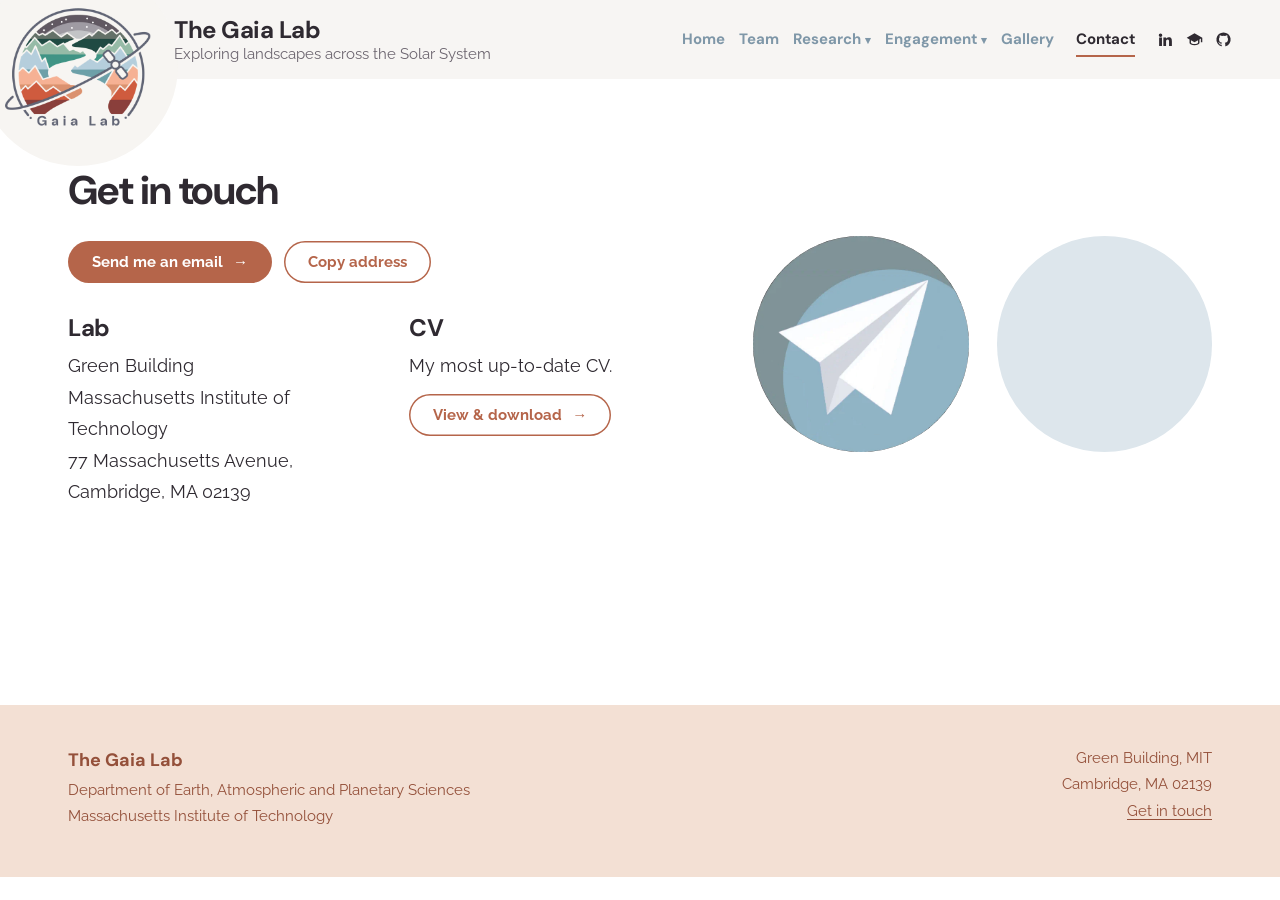
<file: contact-cv/index.html>
<!doctype html>
<html lang="en">
<head>
<meta charset="utf-8">
<meta name="viewport" content="width=device-width, initial-scale=1, viewport-fit=cover">
<title>Contact/CV | The Gaia Lab</title>
<meta name="description" content="How to reach Gaia Stucky de Quay and the Gaia Lab.">
<link rel="preconnect" href="https://fonts.googleapis.com">
<link rel="preconnect" href="https://fonts.gstatic.com" crossorigin>
<link rel="stylesheet" href="https://fonts.googleapis.com/css2?family=DM+Sans:ital,opsz,wght@0,9..40,400;0,9..40,500;0,9..40,700;1,9..40,500&family=Raleway:ital,wght@0,400;0,700;1,400&display=swap">
<link rel="stylesheet" href="../assets/style.css?v=ef2475db">
<script data-goatcounter="https://thegaialab.goatcounter.com/count" async src="//gc.zgo.at/count.js"></script>
</head>
<body>
<a class="skip" href="#main">Skip to content</a>
<header class="site-head"><div class="head-in">
<a class="mark" href="../"><span class="mark-badge"><img class="mark-logo" src="../assets/logo.webp" alt="" width="900" height="856"></span><span class="mark-txt"><b>The Gaia Lab</b><span>Exploring landscapes across the Solar System</span></span></a>
<button class="menu-btn" id="menu-btn" type="button" aria-expanded="false" aria-controls="head-right" aria-label="Menu"><i></i><i></i><i></i></button>
<div class="head-right" id="head-right"><nav class="nav" aria-label="Main"><a href="../">Home</a><a href="../team/">Team</a><div class="drop"><a href="../themes/" class="drop-top">Research <span aria-hidden="true">▾</span></a><div class="drop-menu"><a href="../themes/">Themes</a><a href="../publications/">Publications</a><a href="../resources/">Data &amp; code</a></div></div><div class="drop"><a href="../outreach/" class="drop-top">Engagement <span aria-hidden="true">▾</span></a><div class="drop-menu"><a href="../outreach/#teaching">Teaching</a><a href="../outreach/#talks">Outreach</a><a href="../outreach/#media">In the media</a></div></div><a href="../fieldwork/">Gallery</a><a href="../contact-cv/" class="nav-contact" aria-current="page">Contact</a></nav><div class="icons"><a href="https://www.linkedin.com/company/136993897/" aria-label="LinkedIn"><svg viewBox="0 0 24 24"><path fill="currentColor" d="M4.98 3.5a2.5 2.5 0 1 1 0 5 2.5 2.5 0 0 1 0-5zM3 9h4v12H3zM9 9h3.8v1.7h.05c.53-1 1.84-2.05 3.8-2.05C20.6 8.65 21 11.2 21 14.5V21h-4v-5.8c0-1.4-.03-3.2-1.95-3.2-1.95 0-2.25 1.5-2.25 3.1V21H9z"/></svg></a><a href="https://scholar.google.com/citations?user=uJNld2AAAAAJ&amp;hl=en" aria-label="Google Scholar"><svg viewBox="0 0 24 24"><path fill="currentColor" d="M12 3 1 9.5l4 2.36V17c0 1.66 3.13 3 7 3s7-1.34 7-3v-5.14l2-1.18V16h2V9.5zm5 13.9c-.4.56-2.2 1.6-5 1.6s-4.6-1.04-5-1.6v-3.86l5 2.95 5-2.95z"/></svg></a><a href="https://github.com/gaiastucky" aria-label="GitHub"><svg viewBox="0 0 24 24"><path fill="currentColor" d="M12 2a10 10 0 0 0-3.16 19.49c.5.09.68-.22.68-.48v-1.7c-2.78.6-3.37-1.34-3.37-1.34-.45-1.15-1.11-1.46-1.11-1.46-.91-.62.07-.6.07-.6 1 .07 1.53 1.03 1.53 1.03.9 1.52 2.34 1.08 2.91.83.09-.65.35-1.08.63-1.33-2.22-.25-4.55-1.11-4.55-4.94 0-1.09.39-1.98 1.03-2.68-.1-.25-.45-1.27.1-2.65 0 0 .84-.27 2.75 1.02a9.6 9.6 0 0 1 5 0c1.91-1.29 2.75-1.02 2.75-1.02.55 1.38.2 2.4.1 2.65.64.7 1.03 1.59 1.03 2.68 0 3.84-2.34 4.69-4.57 4.93.36.31.68.92.68 1.85v2.74c0 .27.18.58.69.48A10 10 0 0 0 12 2z"/></svg></a></div></div>
</div></header>
<main id="main">
<section class="section contact"><div class="grid contact-grid">
<div class="c-1-7" data-reveal><h1 class="h2">Get in touch</h1>
<div class="actions"><a class="btn" href="#" data-m="dWRlLnRpbUBzYWlhZw==">Send me an email <span class="arr" aria-hidden="true">→</span></a><button class="btn line" type="button" id="copy-email" data-m="dWRlLnRpbUBzYWlhZw==">Copy address</button></div>
<div class="contact-row"><div><h3 class="sub">Lab</h3><p class="addr">Green Building<br>Massachusetts Institute of Technology<br>77 Massachusetts Avenue, Cambridge, MA 02139</p></div>
<div><h3 class="sub">CV</h3><p>My most up-to-date CV.</p><a class="btn line" href="../assets/cv.pdf">View &amp; download <span class="arr" aria-hidden="true">→</span></a></div></div></div>
<div class="c-8-13 contact-art" data-reveal="1"><div class="pic cutout"><img src="../assets/paper-plane.webp" alt="Animated paper airplane"></div><div class="map"><iframe src="https://www.openstreetmap.org/export/embed.html?bbox=-71.0935%2C42.3586%2C-71.0852%2C42.3622&amp;layer=mapnik&amp;marker=42.360401%2C-71.089331" title="Map of the MIT Green Building" loading="lazy"></iframe></div></div>
</div></section>
</main>
<footer class="site-foot"><div class="foot-in">
<div><b>The Gaia Lab</b><br>Department of Earth, Atmospheric and Planetary Sciences<br>Massachusetts Institute of Technology</div>
<div>Green Building, MIT<br>Cambridge, MA 02139<br><a href="../contact-cv/">Get in touch</a></div>
</div></footer>
<script src="../assets/site.js?v=28f55b27" defer></script>
</body>
</html>
</file>
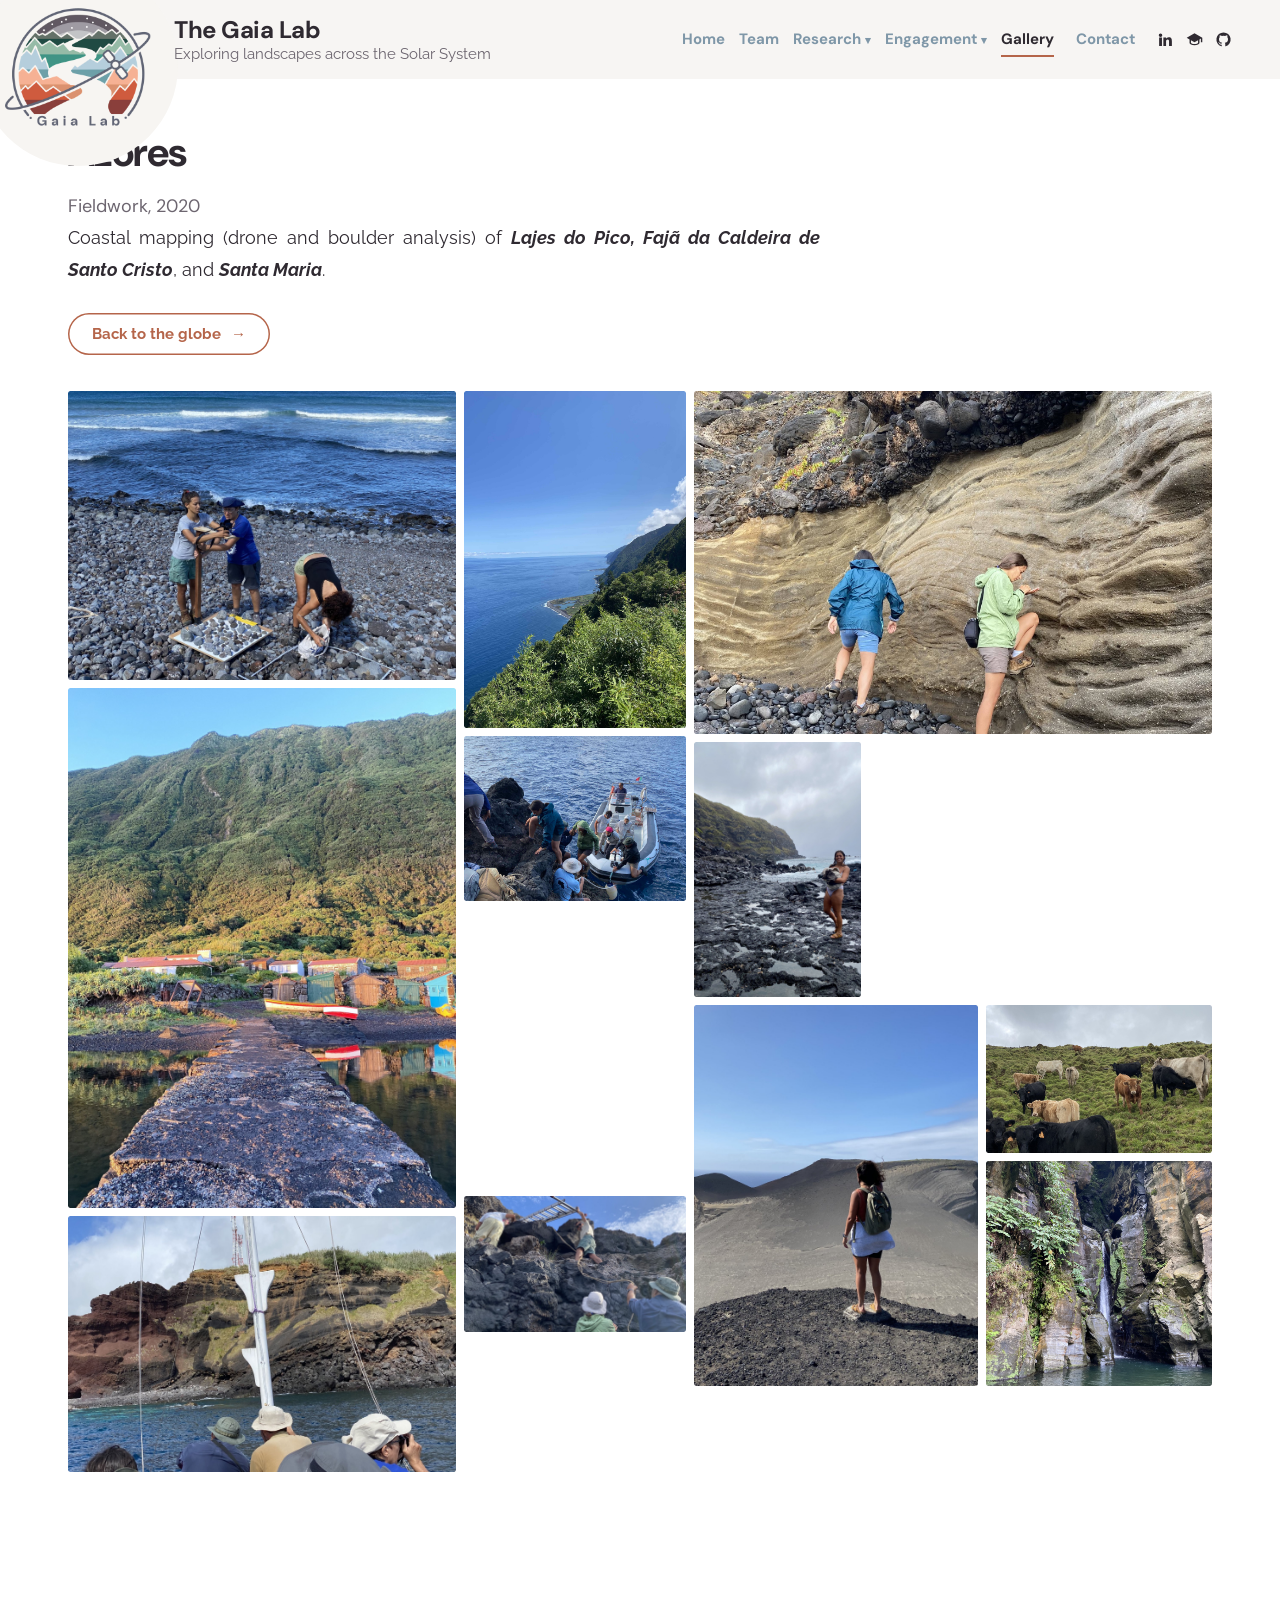
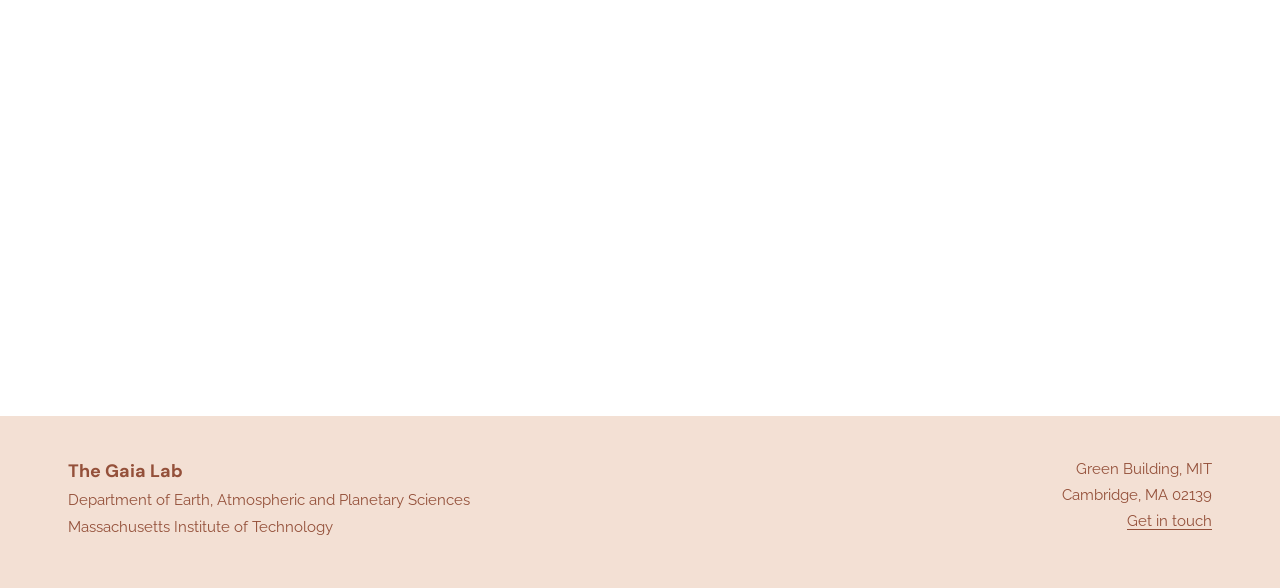
<file: fieldwork-azores/index.html>
<!doctype html>
<html lang="en">
<head>
<meta charset="utf-8">
<meta name="viewport" content="width=device-width, initial-scale=1, viewport-fit=cover">
<title>Azores | The Gaia Lab</title>
<meta name="description" content="Photos from our 2020 fieldwork in Azores.">
<link rel="preconnect" href="https://fonts.googleapis.com">
<link rel="preconnect" href="https://fonts.gstatic.com" crossorigin>
<link rel="stylesheet" href="https://fonts.googleapis.com/css2?family=DM+Sans:ital,opsz,wght@0,9..40,400;0,9..40,500;0,9..40,700;1,9..40,500&family=Raleway:ital,wght@0,400;0,700;1,400&display=swap">
<link rel="stylesheet" href="../assets/style.css?v=ef2475db">
<script data-goatcounter="https://thegaialab.goatcounter.com/count" async src="//gc.zgo.at/count.js"></script>
</head>
<body>
<a class="skip" href="#main">Skip to content</a>
<header class="site-head"><div class="head-in">
<a class="mark" href="../"><span class="mark-badge"><img class="mark-logo" src="../assets/logo.webp" alt="" width="900" height="856"></span><span class="mark-txt"><b>The Gaia Lab</b><span>Exploring landscapes across the Solar System</span></span></a>
<button class="menu-btn" id="menu-btn" type="button" aria-expanded="false" aria-controls="head-right" aria-label="Menu"><i></i><i></i><i></i></button>
<div class="head-right" id="head-right"><nav class="nav" aria-label="Main"><a href="../">Home</a><a href="../team/">Team</a><div class="drop"><a href="../themes/" class="drop-top">Research <span aria-hidden="true">▾</span></a><div class="drop-menu"><a href="../themes/">Themes</a><a href="../publications/">Publications</a><a href="../resources/">Data &amp; code</a></div></div><div class="drop"><a href="../outreach/" class="drop-top">Engagement <span aria-hidden="true">▾</span></a><div class="drop-menu"><a href="../outreach/#teaching">Teaching</a><a href="../outreach/#talks">Outreach</a><a href="../outreach/#media">In the media</a></div></div><a href="../fieldwork/" aria-current="page">Gallery</a><a href="../contact-cv/" class="nav-contact">Contact</a></nav><div class="icons"><a href="https://www.linkedin.com/company/136993897/" aria-label="LinkedIn"><svg viewBox="0 0 24 24"><path fill="currentColor" d="M4.98 3.5a2.5 2.5 0 1 1 0 5 2.5 2.5 0 0 1 0-5zM3 9h4v12H3zM9 9h3.8v1.7h.05c.53-1 1.84-2.05 3.8-2.05C20.6 8.65 21 11.2 21 14.5V21h-4v-5.8c0-1.4-.03-3.2-1.95-3.2-1.95 0-2.25 1.5-2.25 3.1V21H9z"/></svg></a><a href="https://scholar.google.com/citations?user=uJNld2AAAAAJ&amp;hl=en" aria-label="Google Scholar"><svg viewBox="0 0 24 24"><path fill="currentColor" d="M12 3 1 9.5l4 2.36V17c0 1.66 3.13 3 7 3s7-1.34 7-3v-5.14l2-1.18V16h2V9.5zm5 13.9c-.4.56-2.2 1.6-5 1.6s-4.6-1.04-5-1.6v-3.86l5 2.95 5-2.95z"/></svg></a><a href="https://github.com/gaiastucky" aria-label="GitHub"><svg viewBox="0 0 24 24"><path fill="currentColor" d="M12 2a10 10 0 0 0-3.16 19.49c.5.09.68-.22.68-.48v-1.7c-2.78.6-3.37-1.34-3.37-1.34-.45-1.15-1.11-1.46-1.11-1.46-.91-.62.07-.6.07-.6 1 .07 1.53 1.03 1.53 1.03.9 1.52 2.34 1.08 2.91.83.09-.65.35-1.08.63-1.33-2.22-.25-4.55-1.11-4.55-4.94 0-1.09.39-1.98 1.03-2.68-.1-.25-.45-1.27.1-2.65 0 0 .84-.27 2.75 1.02a9.6 9.6 0 0 1 5 0c1.91-1.29 2.75-1.02 2.75-1.02.55 1.38.2 2.4.1 2.65.64.7 1.03 1.59 1.03 2.68 0 3.84-2.34 4.69-4.57 4.93.36.31.68.92.68 1.85v2.74c0 .27.18.58.69.48A10 10 0 0 0 12 2z"/></svg></a></div></div>
</div></header>
<main id="main">
<section class="section tight"><div class="grid"><div class="c-1-8" data-reveal><h1 class="h2">Azores</h1><p class="trip-year">Fieldwork, 2020</p><p>Coastal mapping (drone and boulder analysis) of <strong><em>Lajes do Pico, Fajã da Caldeira de Santo Cristo</em></strong>, and <strong><em>Santa Maria</em></strong>.</p>
<div class="actions"><a class="btn line" href="../fieldwork/">Back to the globe <span class="arr" aria-hidden="true">→</span></a></div></div></div>
<div class="jg collage"><div class="cg" data-gallery style="--ar:0.7756;--mar:0.3232"><button type="button" class="jg-item" style="--x:0.000%;--y:0.000%;--w:34.382%;--h:20.000%;--mx:0.000%;--my:0.000%;--mw:37.209%;--mh:9.019%" aria-label="Enlarge photo 1"><img src="../media/2022/01/img_5879-1.jpg" alt="Azores 2020, photo 1" loading="lazy" decoding="async"></button><button type="button" class="jg-item" style="--x:0.000%;--y:20.000%;--w:34.382%;--h:35.556%;--mx:37.209%;--my:0.000%;--mw:20.930%;--mh:9.019%" aria-label="Enlarge photo 2"><img src="../media/2022/01/img_5997-1.jpg" alt="Azores 2020, photo 2" loading="lazy" decoding="async"></button><button type="button" class="jg-item" style="--x:0.000%;--y:55.556%;--w:34.382%;--h:17.778%;--mx:58.140%;--my:0.000%;--mw:41.860%;--mh:9.019%" aria-label="Enlarge photo 3"><img src="../media/2022/01/img_5576-1.jpg" alt="Azores 2020, photo 3" loading="lazy" decoding="async"></button><button type="button" class="jg-item" style="--x:0.000%;--y:73.333%;--w:34.382%;--h:26.667%;--mx:0.000%;--my:9.019%;--mw:34.884%;--mh:11.274%" aria-label="Enlarge photo 4"><img src="../media/2022/01/img_5498-1.jpg" alt="Azores 2020, photo 4" loading="lazy" decoding="async"></button><button type="button" class="jg-item" style="--x:34.382%;--y:0.000%;--w:19.964%;--h:23.226%;--mx:34.884%;--my:9.019%;--mw:23.256%;--mh:11.274%" aria-label="Enlarge photo 5"><img src="../media/2022/01/img_6108-1.jpg" alt="Azores 2020, photo 5" loading="lazy" decoding="async"></button><button type="button" class="jg-item" style="--x:34.382%;--y:23.226%;--w:19.964%;--h:11.613%;--mx:0.000%;--my:20.292%;--mw:58.140%;--mh:14.092%" aria-label="Enlarge photo 6"><img src="../media/2022/01/img_6319-1.jpg" alt="Azores 2020, photo 6" loading="lazy" decoding="async"></button><button type="button" class="jg-item" style="--x:34.382%;--y:34.839%;--w:19.964%;--h:19.355%;--mx:58.140%;--my:9.019%;--mw:41.860%;--mh:16.910%" aria-label="Enlarge photo 7"><img src="../media/2022/01/img_6353-1.jpg" alt="Azores 2020, photo 7" loading="lazy" decoding="async"></button><button type="button" class="jg-item" style="--x:34.382%;--y:54.194%;--w:19.964%;--h:9.677%;--mx:58.140%;--my:25.929%;--mw:41.860%;--mh:8.455%" aria-label="Enlarge photo 8"><img src="../media/2022/01/img_6330-1.jpg" alt="Azores 2020, photo 8" loading="lazy" decoding="async"></button><button type="button" class="jg-item" style="--x:34.382%;--y:63.871%;--w:19.964%;--h:20.645%;--mx:0.000%;--my:34.384%;--mw:23.077%;--mh:9.944%" aria-label="Enlarge photo 9"><img src="../media/2022/01/img_6023-1.jpg" alt="Azores 2020, photo 9" loading="lazy" decoding="async"></button><button type="button" class="jg-item" style="--x:34.382%;--y:84.516%;--w:19.964%;--h:15.484%;--mx:23.077%;--my:34.384%;--mw:30.769%;--mh:9.944%" aria-label="Enlarge photo 10"><img src="../media/2022/01/img_6936-1.jpg" alt="Azores 2020, photo 10" loading="lazy" decoding="async"></button><button type="button" class="jg-item" style="--x:54.345%;--y:0.000%;--w:45.655%;--h:23.607%;--mx:53.846%;--my:34.384%;--mw:46.154%;--mh:9.944%" aria-label="Enlarge photo 11"><img src="../media/2022/01/img_6506-1.jpg" alt="Azores 2020, photo 11" loading="lazy" decoding="async"></button><button type="button" class="jg-item" style="--x:54.345%;--y:23.607%;--w:15.218%;--h:17.705%;--mx:0.000%;--my:44.328%;--mw:33.333%;--mh:16.159%" aria-label="Enlarge photo 12"><img src="../media/2022/01/img_7079-1.jpg" alt="Azores 2020, photo 12" loading="lazy" decoding="async"></button><button type="button" class="jg-item" style="--x:69.564%;--y:23.607%;--w:30.436%;--h:17.705%;--mx:33.333%;--my:44.328%;--mw:66.667%;--mh:16.159%" aria-label="Enlarge photo 13"><img src="../media/2022/01/img_6683-1.jpg" alt="Azores 2020, photo 13" loading="lazy" decoding="async"></button><button type="button" class="jg-item" style="--x:54.345%;--y:41.311%;--w:25.364%;--h:26.230%;--mx:0.000%;--my:60.487%;--mw:40.299%;--mh:17.365%" aria-label="Enlarge photo 14"><img src="../media/2022/01/img_7390-1.jpg" alt="Azores 2020, photo 14" loading="lazy" decoding="async"></button><button type="button" class="jg-item" style="--x:79.709%;--y:41.311%;--w:20.291%;--h:10.492%;--mx:0.000%;--my:77.852%;--mw:40.299%;--mh:8.682%" aria-label="Enlarge photo 15"><img src="../media/2022/01/img_7156-1.jpg" alt="Azores 2020, photo 15" loading="lazy" decoding="async"></button><button type="button" class="jg-item" style="--x:79.709%;--y:51.803%;--w:20.291%;--h:15.738%;--mx:40.299%;--my:60.487%;--mw:35.821%;--mh:11.576%" aria-label="Enlarge photo 16"><img src="../media/2022/01/img_6818-1.jpg" alt="Azores 2020, photo 16" loading="lazy" decoding="async"></button><button type="button" class="jg-item" style="--x:54.345%;--y:67.541%;--w:15.218%;--h:17.705%;--mx:76.119%;--my:60.487%;--mw:23.881%;--mh:11.576%" aria-label="Enlarge photo 17"><img src="../media/2022/01/img_5536-2.jpg" alt="Azores 2020, photo 17" loading="lazy" decoding="async"></button><button type="button" class="jg-item" style="--x:69.564%;--y:67.541%;--w:30.436%;--h:17.705%;--mx:40.299%;--my:72.064%;--mw:59.701%;--mh:14.471%" aria-label="Enlarge photo 18"><img src="../media/2022/01/img_5696-1.jpg" alt="Azores 2020, photo 18" loading="lazy" decoding="async"></button><button type="button" class="jg-item" style="--x:54.345%;--y:85.246%;--w:15.218%;--h:14.754%;--mx:0.000%;--my:86.534%;--mw:33.333%;--mh:13.466%" aria-label="Enlarge photo 19"><img src="../media/2022/01/img_5932-1.jpg" alt="Azores 2020, photo 19" loading="lazy" decoding="async"></button><button type="button" class="jg-item" style="--x:69.564%;--y:85.246%;--w:30.436%;--h:14.754%;--mx:33.333%;--my:86.534%;--mw:66.667%;--mh:13.466%" aria-label="Enlarge photo 20"><img src="../media/2022/01/img_6584-1.jpg" alt="Azores 2020, photo 20" loading="lazy" decoding="async"></button></div></div></section>
</main>
<footer class="site-foot"><div class="foot-in">
<div><b>The Gaia Lab</b><br>Department of Earth, Atmospheric and Planetary Sciences<br>Massachusetts Institute of Technology</div>
<div>Green Building, MIT<br>Cambridge, MA 02139<br><a href="../contact-cv/">Get in touch</a></div>
</div></footer>
<script src="../assets/site.js?v=28f55b27" defer></script>
</body>
</html>
</file>
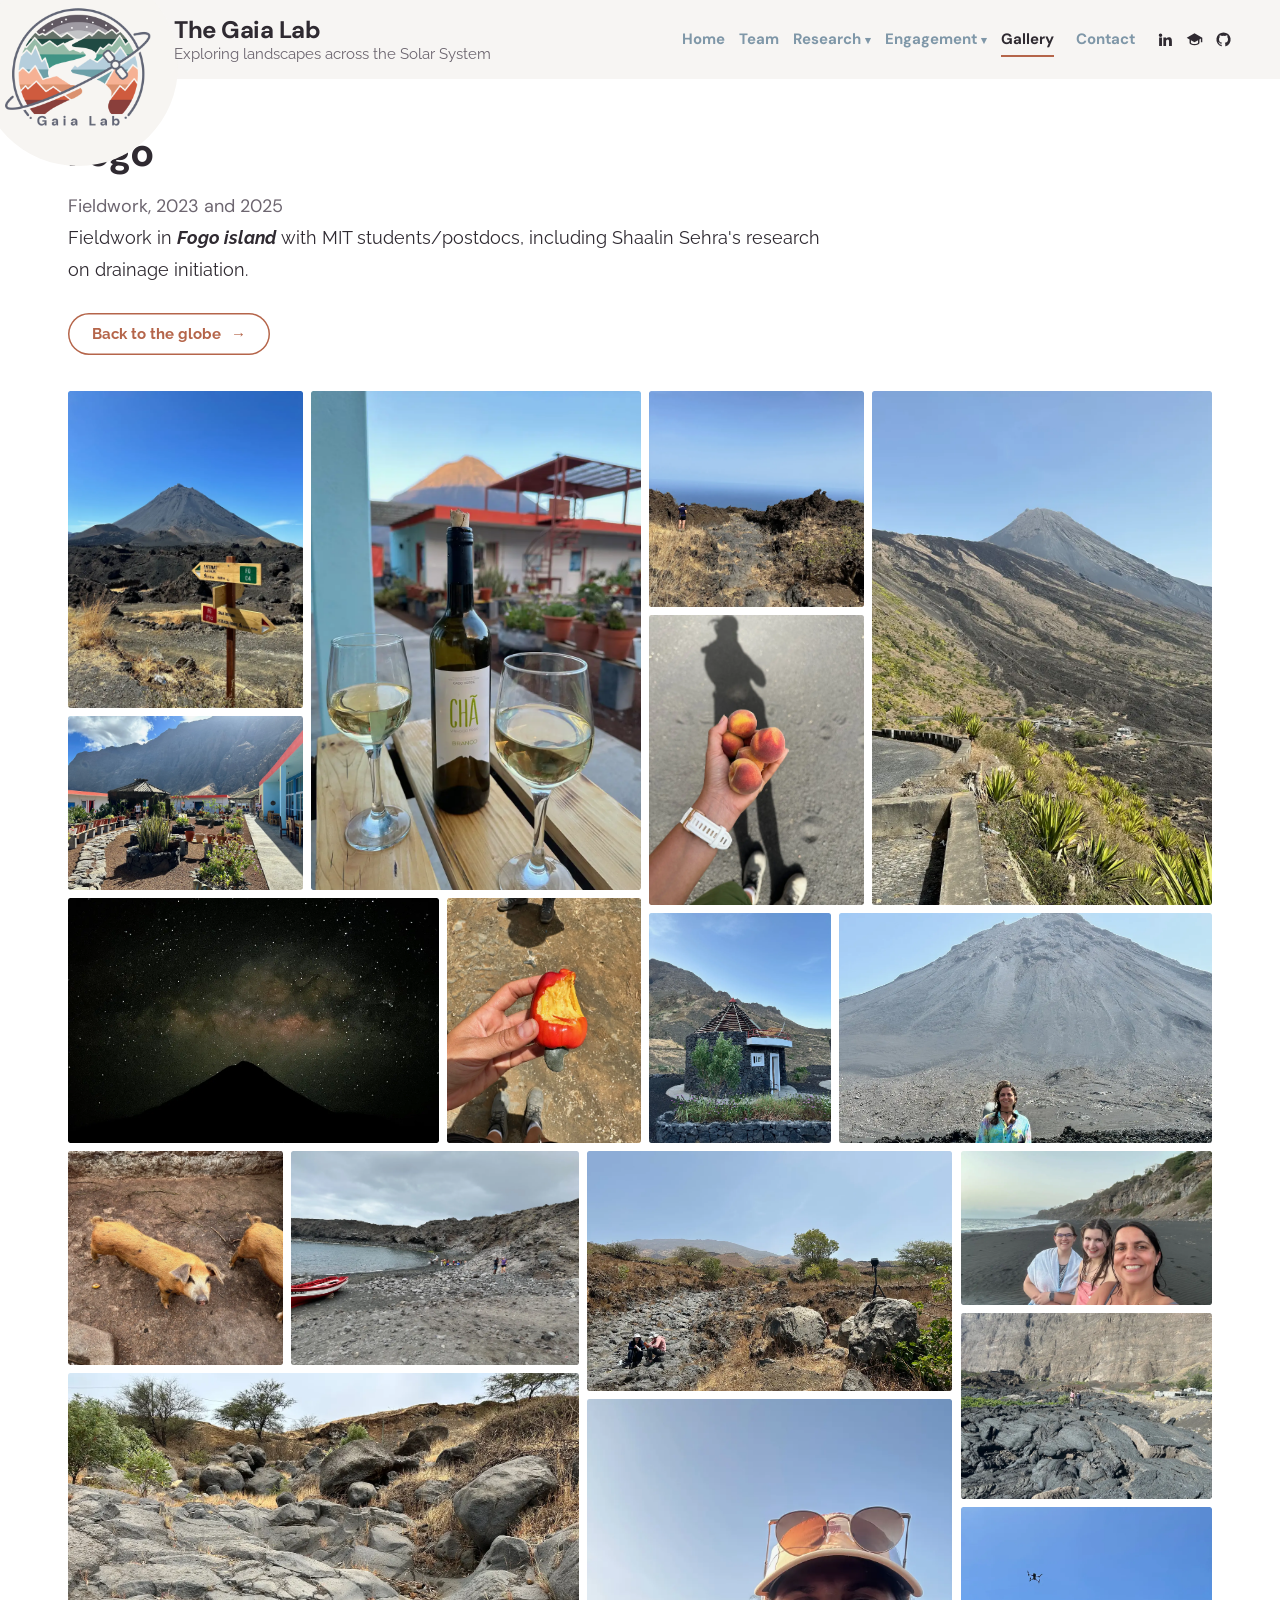
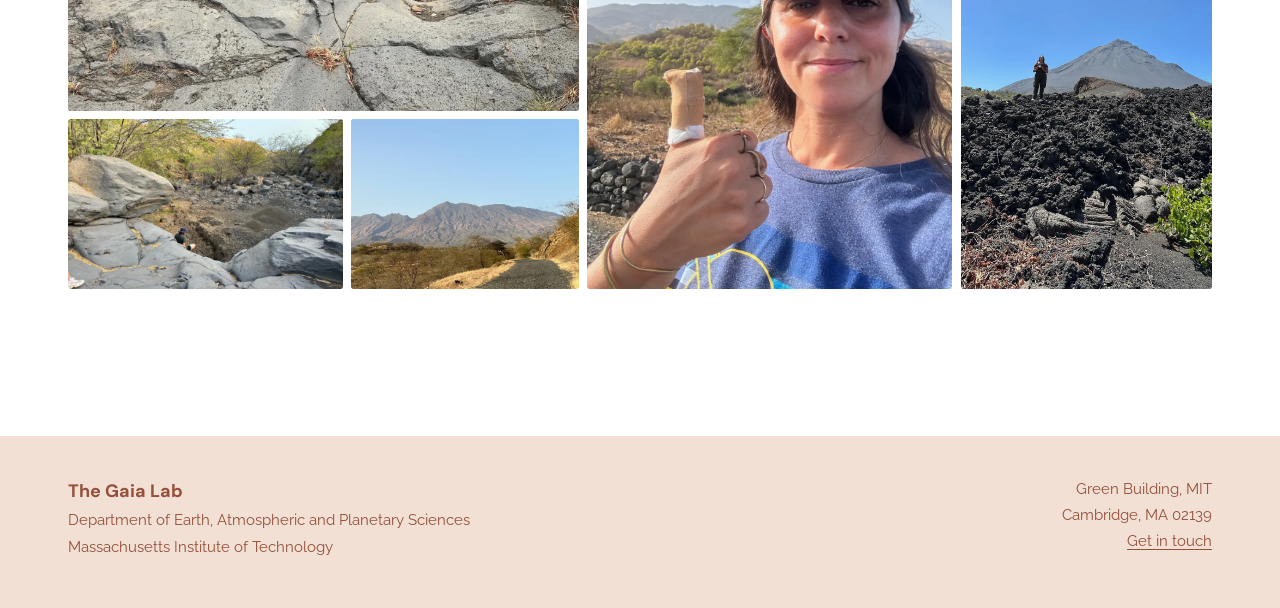
<file: fieldwork-fogo/index.html>
<!doctype html>
<html lang="en">
<head>
<meta charset="utf-8">
<meta name="viewport" content="width=device-width, initial-scale=1, viewport-fit=cover">
<title>Fogo | The Gaia Lab</title>
<meta name="description" content="Photos from our 2023 and 2025 fieldwork in Fogo.">
<link rel="preconnect" href="https://fonts.googleapis.com">
<link rel="preconnect" href="https://fonts.gstatic.com" crossorigin>
<link rel="stylesheet" href="https://fonts.googleapis.com/css2?family=DM+Sans:ital,opsz,wght@0,9..40,400;0,9..40,500;0,9..40,700;1,9..40,500&family=Raleway:ital,wght@0,400;0,700;1,400&display=swap">
<link rel="stylesheet" href="../assets/style.css?v=ef2475db">
<script data-goatcounter="https://thegaialab.goatcounter.com/count" async src="//gc.zgo.at/count.js"></script>
</head>
<body>
<a class="skip" href="#main">Skip to content</a>
<header class="site-head"><div class="head-in">
<a class="mark" href="../"><span class="mark-badge"><img class="mark-logo" src="../assets/logo.webp" alt="" width="900" height="856"></span><span class="mark-txt"><b>The Gaia Lab</b><span>Exploring landscapes across the Solar System</span></span></a>
<button class="menu-btn" id="menu-btn" type="button" aria-expanded="false" aria-controls="head-right" aria-label="Menu"><i></i><i></i><i></i></button>
<div class="head-right" id="head-right"><nav class="nav" aria-label="Main"><a href="../">Home</a><a href="../team/">Team</a><div class="drop"><a href="../themes/" class="drop-top">Research <span aria-hidden="true">▾</span></a><div class="drop-menu"><a href="../themes/">Themes</a><a href="../publications/">Publications</a><a href="../resources/">Data &amp; code</a></div></div><div class="drop"><a href="../outreach/" class="drop-top">Engagement <span aria-hidden="true">▾</span></a><div class="drop-menu"><a href="../outreach/#teaching">Teaching</a><a href="../outreach/#talks">Outreach</a><a href="../outreach/#media">In the media</a></div></div><a href="../fieldwork/" aria-current="page">Gallery</a><a href="../contact-cv/" class="nav-contact">Contact</a></nav><div class="icons"><a href="https://www.linkedin.com/company/136993897/" aria-label="LinkedIn"><svg viewBox="0 0 24 24"><path fill="currentColor" d="M4.98 3.5a2.5 2.5 0 1 1 0 5 2.5 2.5 0 0 1 0-5zM3 9h4v12H3zM9 9h3.8v1.7h.05c.53-1 1.84-2.05 3.8-2.05C20.6 8.65 21 11.2 21 14.5V21h-4v-5.8c0-1.4-.03-3.2-1.95-3.2-1.95 0-2.25 1.5-2.25 3.1V21H9z"/></svg></a><a href="https://scholar.google.com/citations?user=uJNld2AAAAAJ&amp;hl=en" aria-label="Google Scholar"><svg viewBox="0 0 24 24"><path fill="currentColor" d="M12 3 1 9.5l4 2.36V17c0 1.66 3.13 3 7 3s7-1.34 7-3v-5.14l2-1.18V16h2V9.5zm5 13.9c-.4.56-2.2 1.6-5 1.6s-4.6-1.04-5-1.6v-3.86l5 2.95 5-2.95z"/></svg></a><a href="https://github.com/gaiastucky" aria-label="GitHub"><svg viewBox="0 0 24 24"><path fill="currentColor" d="M12 2a10 10 0 0 0-3.16 19.49c.5.09.68-.22.68-.48v-1.7c-2.78.6-3.37-1.34-3.37-1.34-.45-1.15-1.11-1.46-1.11-1.46-.91-.62.07-.6.07-.6 1 .07 1.53 1.03 1.53 1.03.9 1.52 2.34 1.08 2.91.83.09-.65.35-1.08.63-1.33-2.22-.25-4.55-1.11-4.55-4.94 0-1.09.39-1.98 1.03-2.68-.1-.25-.45-1.27.1-2.65 0 0 .84-.27 2.75 1.02a9.6 9.6 0 0 1 5 0c1.91-1.29 2.75-1.02 2.75-1.02.55 1.38.2 2.4.1 2.65.64.7 1.03 1.59 1.03 2.68 0 3.84-2.34 4.69-4.57 4.93.36.31.68.92.68 1.85v2.74c0 .27.18.58.69.48A10 10 0 0 0 12 2z"/></svg></a></div></div>
</div></header>
<main id="main">
<section class="section tight"><div class="grid"><div class="c-1-8" data-reveal><h1 class="h2">Fogo</h1><p class="trip-year">Fieldwork, 2023 and 2025</p><p>Fieldwork in <strong><em>Fogo island</em></strong> with MIT students/postdocs, including Shaalin Sehra's research on drainage initiation.</p>
<div class="actions"><a class="btn line" href="../fieldwork/">Back to the globe <span class="arr" aria-hidden="true">→</span></a></div></div></div>
<div class="jg collage"><div class="cg" data-gallery style="--ar:0.7653;--mar:0.3214"><button type="button" class="jg-item" style="--x:0.000%;--y:0.000%;--w:21.112%;--h:21.542%;--mx:0.000%;--my:0.000%;--mw:33.331%;--mh:14.286%" aria-label="Enlarge photo 1"><img src="../assets/fieldwork/fogo/fogo-01.webp" alt="Fogo 2023 and 2025, photo 1" loading="lazy" decoding="async"></button><button type="button" class="jg-item" style="--x:0.000%;--y:21.542%;--w:21.112%;--h:12.117%;--mx:0.000%;--my:14.286%;--mw:33.331%;--mh:8.036%" aria-label="Enlarge photo 2"><img src="../assets/fieldwork/fogo/fogo-02.webp" alt="Fogo 2023 and 2025, photo 2" loading="lazy" decoding="async"></button><button type="button" class="jg-item" style="--x:21.112%;--y:0.000%;--w:29.322%;--h:33.659%;--mx:0.000%;--my:22.321%;--mw:33.331%;--mh:16.071%" aria-label="Enlarge photo 3"><img src="../assets/fieldwork/fogo/fogo-03.webp" alt="Fogo 2023 and 2025, photo 3" loading="lazy" decoding="async"></button><button type="button" class="jg-item" style="--x:0.000%;--y:33.659%;--w:32.891%;--h:16.781%;--mx:0.000%;--my:38.392%;--mw:33.331%;--mh:7.143%" aria-label="Enlarge photo 4"><img src="../assets/fieldwork/fogo/fogo-04.webp" alt="Fogo 2023 and 2025, photo 4" loading="lazy" decoding="async"></button><button type="button" class="jg-item" style="--x:32.891%;--y:33.659%;--w:17.542%;--h:16.781%;--mx:0.000%;--my:45.535%;--mw:33.331%;--mh:13.393%" aria-label="Enlarge photo 5"><img src="../assets/fieldwork/fogo/fogo-05.webp" alt="Fogo 2023 and 2025, photo 5" loading="lazy" decoding="async"></button><button type="button" class="jg-item" style="--x:50.433%;--y:0.000%;--w:19.396%;--h:14.843%;--mx:0.000%;--my:58.928%;--mw:33.331%;--mh:10.714%" aria-label="Enlarge photo 6"><img src="../assets/fieldwork/fogo/fogo-06.webp" alt="Fogo 2023 and 2025, photo 6" loading="lazy" decoding="async"></button><button type="button" class="jg-item" style="--x:50.433%;--y:14.843%;--w:19.396%;--h:19.791%;--mx:0.000%;--my:69.642%;--mw:33.331%;--mh:14.286%" aria-label="Enlarge photo 7"><img src="../assets/fieldwork/fogo/fogo-07.webp" alt="Fogo 2023 and 2025, photo 7" loading="lazy" decoding="async"></button><button type="button" class="jg-item" style="--x:69.829%;--y:0.000%;--w:30.171%;--h:34.634%;--mx:33.331%;--my:0.000%;--mw:30.304%;--mh:14.612%" aria-label="Enlarge photo 8"><img src="../assets/fieldwork/fogo/fogo-08.webp" alt="Fogo 2023 and 2025, photo 8" loading="lazy" decoding="async"></button><button type="button" class="jg-item" style="--x:50.433%;--y:34.634%;--w:16.522%;--h:15.805%;--mx:63.635%;--my:0.000%;--mw:36.365%;--mh:14.612%" aria-label="Enlarge photo 9"><img src="../assets/fieldwork/fogo/fogo-09.webp" alt="Fogo 2023 and 2025, photo 9" loading="lazy" decoding="async"></button><button type="button" class="jg-item" style="--x:66.955%;--y:34.634%;--w:33.045%;--h:15.805%;--mx:33.331%;--my:14.612%;--mw:41.027%;--mh:8.243%" aria-label="Enlarge photo 10"><img src="../assets/fieldwork/fogo/fogo-10.webp" alt="Fogo 2023 and 2025, photo 10" loading="lazy" decoding="async"></button><button type="button" class="jg-item" style="--x:0.000%;--y:50.439%;--w:19.326%;--h:14.790%;--mx:74.358%;--my:14.612%;--mw:25.642%;--mh:8.243%" aria-label="Enlarge photo 11"><img src="../assets/fieldwork/fogo/fogo-11.webp" alt="Fogo 2023 and 2025, photo 11" loading="lazy" decoding="async"></button><button type="button" class="jg-item" style="--x:19.326%;--y:50.439%;--w:25.768%;--h:14.790%;--mx:33.331%;--my:22.855%;--mw:66.669%;--mh:16.073%" aria-label="Enlarge photo 12"><img src="../assets/fieldwork/fogo/fogo-12.webp" alt="Fogo 2023 and 2025, photo 12" loading="lazy" decoding="async"></button><button type="button" class="jg-item" style="--x:0.000%;--y:65.229%;--w:45.094%;--h:23.006%;--mx:33.331%;--my:38.928%;--mw:66.669%;--mh:14.287%" aria-label="Enlarge photo 13"><img src="../assets/fieldwork/fogo/fogo-13.webp" alt="Fogo 2023 and 2025, photo 13" loading="lazy" decoding="async"></button><button type="button" class="jg-item" style="--x:0.000%;--y:88.235%;--w:24.597%;--h:11.765%;--mx:33.331%;--my:53.215%;--mw:36.365%;--mh:7.306%" aria-label="Enlarge photo 14"><img src="../assets/fieldwork/fogo/fogo-14.webp" alt="Fogo 2023 and 2025, photo 14" loading="lazy" decoding="async"></button><button type="button" class="jg-item" style="--x:24.597%;--y:88.235%;--w:20.497%;--h:11.765%;--mx:69.696%;--my:53.215%;--mw:30.304%;--mh:7.306%" aria-label="Enlarge photo 15"><img src="../assets/fieldwork/fogo/fogo-15.webp" alt="Fogo 2023 and 2025, photo 15" loading="lazy" decoding="async"></button><button type="button" class="jg-item" style="--x:45.094%;--y:50.439%;--w:32.381%;--h:16.520%;--mx:33.331%;--my:60.521%;--mw:66.669%;--mh:14.287%" aria-label="Enlarge photo 16"><img src="../assets/fieldwork/fogo/fogo-16.webp" alt="Fogo 2023 and 2025, photo 16" loading="lazy" decoding="async"></button><button type="button" class="jg-item" style="--x:45.094%;--y:66.960%;--w:32.381%;--h:33.040%;--mx:33.331%;--my:74.808%;--mw:21.277%;--mh:9.119%" aria-label="Enlarge photo 17"><img src="../assets/fieldwork/fogo/fogo-17.webp" alt="Fogo 2023 and 2025, photo 17" loading="lazy" decoding="async"></button><button type="button" class="jg-item" style="--x:77.474%;--y:50.439%;--w:22.526%;--h:10.774%;--mx:54.608%;--my:74.808%;--mw:45.392%;--mh:9.119%" aria-label="Enlarge photo 18"><img src="../assets/fieldwork/fogo/fogo-18.webp" alt="Fogo 2023 and 2025, photo 18" loading="lazy" decoding="async"></button><button type="button" class="jg-item" style="--x:77.474%;--y:61.213%;--w:22.526%;--h:12.929%;--mx:0.000%;--my:83.928%;--mw:66.667%;--mh:16.072%" aria-label="Enlarge photo 19"><img src="../assets/fieldwork/fogo/fogo-19.webp" alt="Fogo 2023 and 2025, photo 19" loading="lazy" decoding="async"></button><button type="button" class="jg-item" style="--x:77.474%;--y:74.142%;--w:22.526%;--h:25.858%;--mx:66.667%;--my:83.928%;--mw:33.333%;--mh:16.072%" aria-label="Enlarge photo 20"><img src="../assets/fieldwork/fogo/fogo-20.webp" alt="Fogo 2023 and 2025, photo 20" loading="lazy" decoding="async"></button></div></div></section>
</main>
<footer class="site-foot"><div class="foot-in">
<div><b>The Gaia Lab</b><br>Department of Earth, Atmospheric and Planetary Sciences<br>Massachusetts Institute of Technology</div>
<div>Green Building, MIT<br>Cambridge, MA 02139<br><a href="../contact-cv/">Get in touch</a></div>
</div></footer>
<script src="../assets/site.js?v=28f55b27" defer></script>
</body>
</html>
</file>
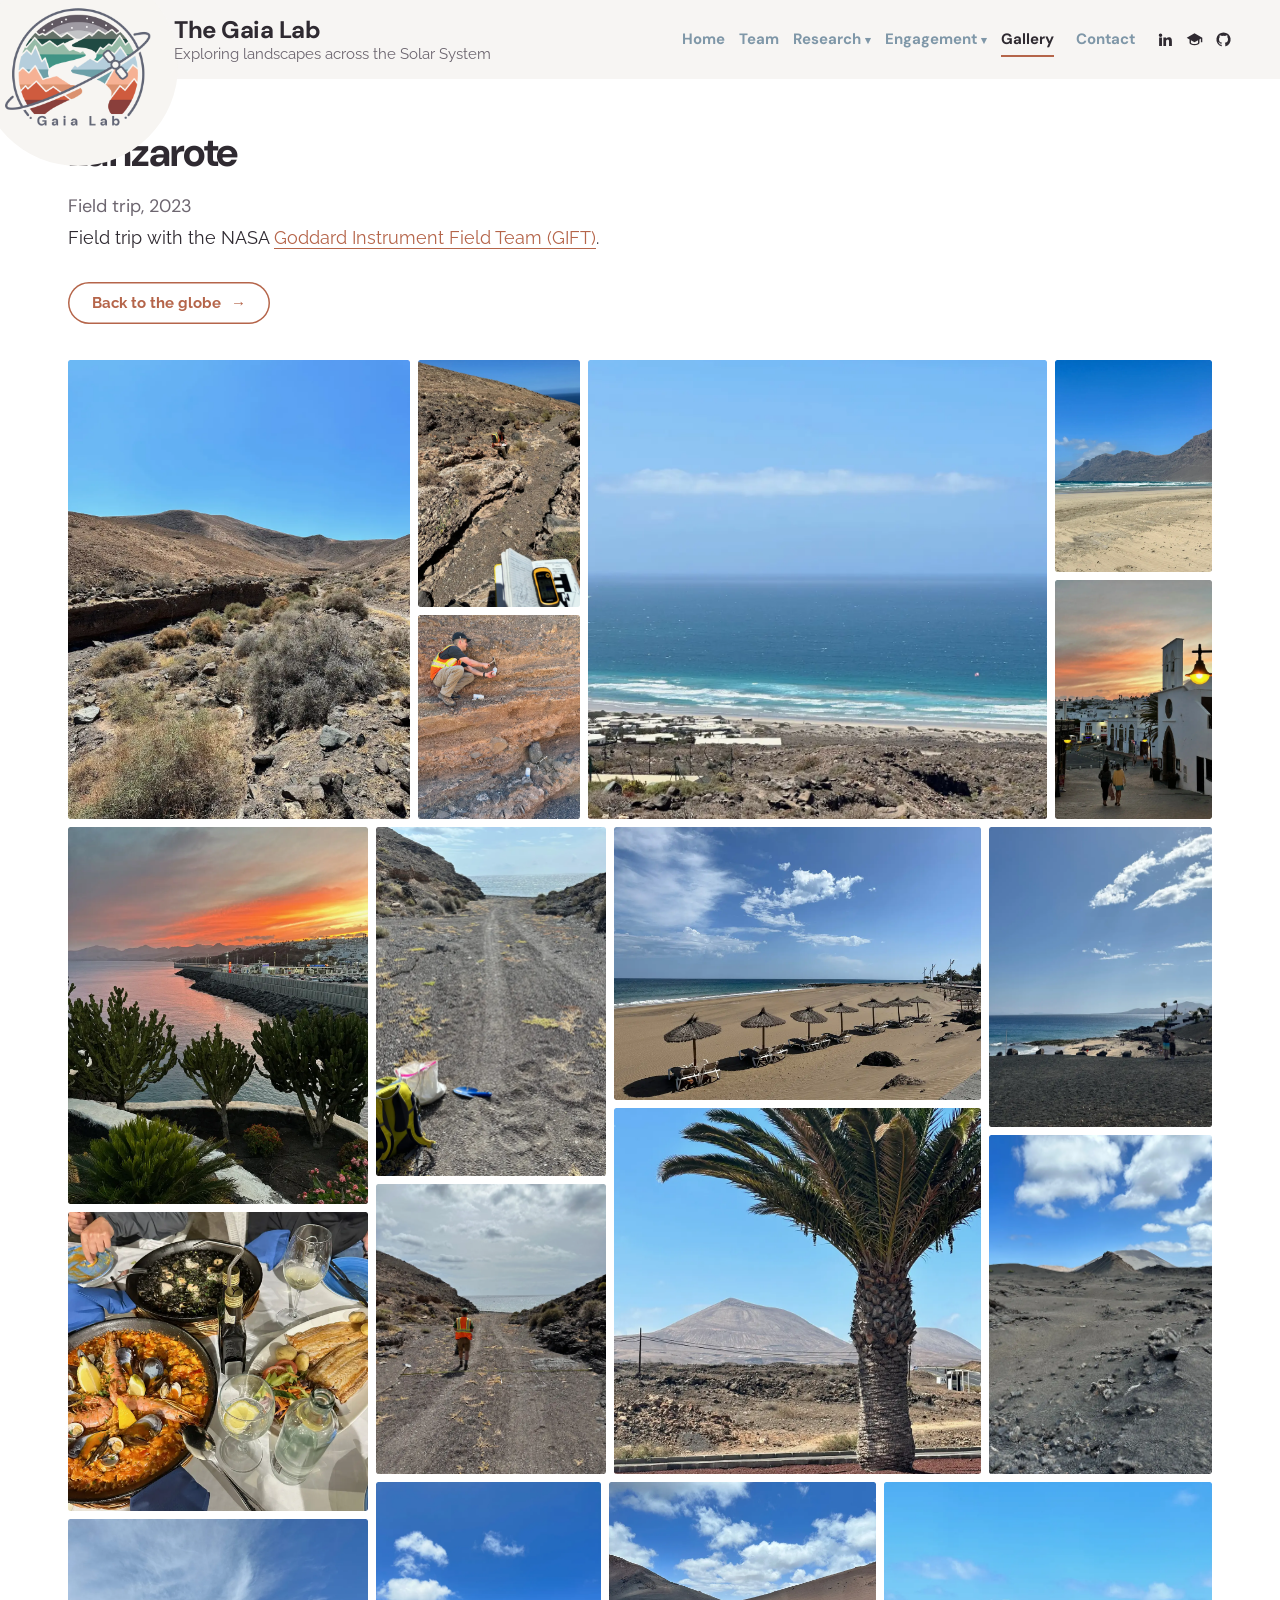
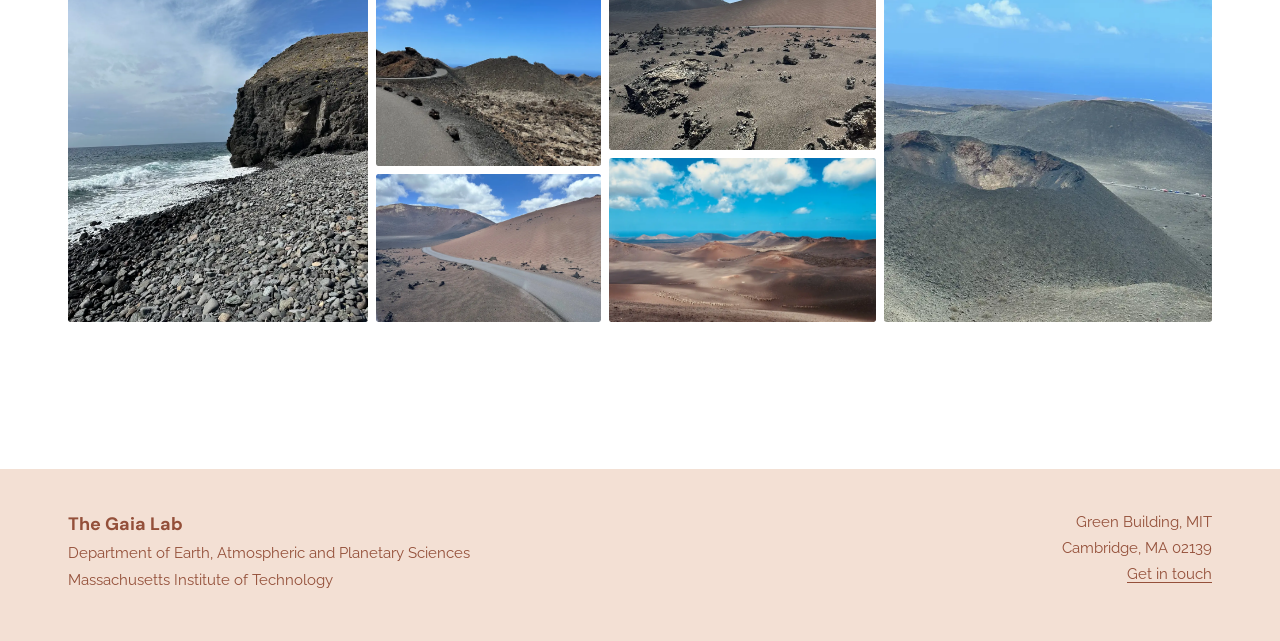
<file: fieldwork-lanzarote/index.html>
<!doctype html>
<html lang="en">
<head>
<meta charset="utf-8">
<meta name="viewport" content="width=device-width, initial-scale=1, viewport-fit=cover">
<title>Lanzarote | The Gaia Lab</title>
<meta name="description" content="Photos from our 2023 fieldwork in Lanzarote.">
<link rel="preconnect" href="https://fonts.googleapis.com">
<link rel="preconnect" href="https://fonts.gstatic.com" crossorigin>
<link rel="stylesheet" href="https://fonts.googleapis.com/css2?family=DM+Sans:ital,opsz,wght@0,9..40,400;0,9..40,500;0,9..40,700;1,9..40,500&family=Raleway:ital,wght@0,400;0,700;1,400&display=swap">
<link rel="stylesheet" href="../assets/style.css?v=ef2475db">
<script data-goatcounter="https://thegaialab.goatcounter.com/count" async src="//gc.zgo.at/count.js"></script>
</head>
<body>
<a class="skip" href="#main">Skip to content</a>
<header class="site-head"><div class="head-in">
<a class="mark" href="../"><span class="mark-badge"><img class="mark-logo" src="../assets/logo.webp" alt="" width="900" height="856"></span><span class="mark-txt"><b>The Gaia Lab</b><span>Exploring landscapes across the Solar System</span></span></a>
<button class="menu-btn" id="menu-btn" type="button" aria-expanded="false" aria-controls="head-right" aria-label="Menu"><i></i><i></i><i></i></button>
<div class="head-right" id="head-right"><nav class="nav" aria-label="Main"><a href="../">Home</a><a href="../team/">Team</a><div class="drop"><a href="../themes/" class="drop-top">Research <span aria-hidden="true">▾</span></a><div class="drop-menu"><a href="../themes/">Themes</a><a href="../publications/">Publications</a><a href="../resources/">Data &amp; code</a></div></div><div class="drop"><a href="../outreach/" class="drop-top">Engagement <span aria-hidden="true">▾</span></a><div class="drop-menu"><a href="../outreach/#teaching">Teaching</a><a href="../outreach/#talks">Outreach</a><a href="../outreach/#media">In the media</a></div></div><a href="../fieldwork/" aria-current="page">Gallery</a><a href="../contact-cv/" class="nav-contact">Contact</a></nav><div class="icons"><a href="https://www.linkedin.com/company/136993897/" aria-label="LinkedIn"><svg viewBox="0 0 24 24"><path fill="currentColor" d="M4.98 3.5a2.5 2.5 0 1 1 0 5 2.5 2.5 0 0 1 0-5zM3 9h4v12H3zM9 9h3.8v1.7h.05c.53-1 1.84-2.05 3.8-2.05C20.6 8.65 21 11.2 21 14.5V21h-4v-5.8c0-1.4-.03-3.2-1.95-3.2-1.95 0-2.25 1.5-2.25 3.1V21H9z"/></svg></a><a href="https://scholar.google.com/citations?user=uJNld2AAAAAJ&amp;hl=en" aria-label="Google Scholar"><svg viewBox="0 0 24 24"><path fill="currentColor" d="M12 3 1 9.5l4 2.36V17c0 1.66 3.13 3 7 3s7-1.34 7-3v-5.14l2-1.18V16h2V9.5zm5 13.9c-.4.56-2.2 1.6-5 1.6s-4.6-1.04-5-1.6v-3.86l5 2.95 5-2.95z"/></svg></a><a href="https://github.com/gaiastucky" aria-label="GitHub"><svg viewBox="0 0 24 24"><path fill="currentColor" d="M12 2a10 10 0 0 0-3.16 19.49c.5.09.68-.22.68-.48v-1.7c-2.78.6-3.37-1.34-3.37-1.34-.45-1.15-1.11-1.46-1.11-1.46-.91-.62.07-.6.07-.6 1 .07 1.53 1.03 1.53 1.03.9 1.52 2.34 1.08 2.91.83.09-.65.35-1.08.63-1.33-2.22-.25-4.55-1.11-4.55-4.94 0-1.09.39-1.98 1.03-2.68-.1-.25-.45-1.27.1-2.65 0 0 .84-.27 2.75 1.02a9.6 9.6 0 0 1 5 0c1.91-1.29 2.75-1.02 2.75-1.02.55 1.38.2 2.4.1 2.65.64.7 1.03 1.59 1.03 2.68 0 3.84-2.34 4.69-4.57 4.93.36.31.68.92.68 1.85v2.74c0 .27.18.58.69.48A10 10 0 0 0 12 2z"/></svg></a></div></div>
</div></header>
<main id="main">
<section class="section tight"><div class="grid"><div class="c-1-8" data-reveal><h1 class="h2">Lanzarote</h1><p class="trip-year">Field trip, 2023</p><p>Field trip with the NASA <a href="https://science.nasa.gov/blogs/notes-from-the-field/2018/01/11/goddard-instrument-field-team/">Goddard Instrument Field Team (GIFT)</a>.</p>
<div class="actions"><a class="btn line" href="../fieldwork/">Back to the globe <span class="arr" aria-hidden="true">→</span></a></div></div></div>
<div class="jg collage"><div class="cg" data-gallery style="--ar:0.7338;--mar:0.3288"><button type="button" class="jg-item" style="--x:0.000%;--y:0.000%;--w:30.407%;--h:29.751%;--mx:0.000%;--my:0.000%;--mw:30.727%;--mh:13.472%" aria-label="Enlarge photo 1"><img src="../assets/fieldwork/lanzarote/lanzarote-01.webp" alt="Lanzarote 2023, photo 1" loading="lazy" decoding="async"></button><button type="button" class="jg-item" style="--x:30.407%;--y:0.000%;--w:14.743%;--h:16.228%;--mx:30.727%;--my:0.000%;--mw:27.313%;--mh:13.472%" aria-label="Enlarge photo 2"><img src="../assets/fieldwork/lanzarote/lanzarote-02.webp" alt="Lanzarote 2023, photo 2" loading="lazy" decoding="async"></button><button type="button" class="jg-item" style="--x:30.407%;--y:16.228%;--w:14.743%;--h:13.523%;--mx:0.000%;--my:13.472%;--mw:25.795%;--mh:10.603%" aria-label="Enlarge photo 3"><img src="../assets/fieldwork/lanzarote/lanzarote-03.webp" alt="Lanzarote 2023, photo 3" loading="lazy" decoding="async"></button><button type="button" class="jg-item" style="--x:45.149%;--y:0.000%;--w:40.542%;--h:29.751%;--mx:25.795%;--my:13.472%;--mw:32.244%;--mh:10.603%" aria-label="Enlarge photo 4"><img src="../assets/fieldwork/lanzarote/lanzarote-04.webp" alt="Lanzarote 2023, photo 4" loading="lazy" decoding="async"></button><button type="button" class="jg-item" style="--x:85.691%;--y:0.000%;--w:14.309%;--h:14.000%;--mx:0.000%;--my:24.075%;--mw:30.727%;--mh:13.472%" aria-label="Enlarge photo 5"><img src="../assets/fieldwork/lanzarote/lanzarote-05.webp" alt="Lanzarote 2023, photo 5" loading="lazy" decoding="async"></button><button type="button" class="jg-item" style="--x:85.691%;--y:14.000%;--w:14.309%;--h:15.750%;--mx:30.727%;--my:24.075%;--mw:27.313%;--mh:13.472%" aria-label="Enlarge photo 6"><img src="../assets/fieldwork/lanzarote/lanzarote-06.webp" alt="Lanzarote 2023, photo 6" loading="lazy" decoding="async"></button><button type="button" class="jg-item" style="--x:0.000%;--y:29.751%;--w:26.716%;--h:24.506%;--mx:0.000%;--my:37.548%;--mw:58.039%;--mh:23.857%" aria-label="Enlarge photo 7"><img src="../assets/fieldwork/lanzarote/lanzarote-07.webp" alt="Lanzarote 2023, photo 7" loading="lazy" decoding="async"></button><button type="button" class="jg-item" style="--x:0.000%;--y:54.256%;--w:26.716%;--h:19.605%;--mx:0.000%;--my:61.405%;--mw:58.039%;--mh:19.086%" aria-label="Enlarge photo 8"><img src="../assets/fieldwork/lanzarote/lanzarote-08.webp" alt="Lanzarote 2023, photo 8" loading="lazy" decoding="async"></button><button type="button" class="jg-item" style="--x:0.000%;--y:73.861%;--w:26.716%;--h:26.139%;--mx:58.039%;--my:0.000%;--mw:41.961%;--mh:18.398%" aria-label="Enlarge photo 9"><img src="../assets/fieldwork/lanzarote/lanzarote-09.webp" alt="Lanzarote 2023, photo 9" loading="lazy" decoding="async"></button><button type="button" class="jg-item" style="--x:26.716%;--y:29.751%;--w:20.690%;--h:22.774%;--mx:58.039%;--my:18.398%;--mw:41.961%;--mh:20.698%" aria-label="Enlarge photo 10"><img src="../assets/fieldwork/lanzarote/lanzarote-10.webp" alt="Lanzarote 2023, photo 10" loading="lazy" decoding="async"></button><button type="button" class="jg-item" style="--x:26.716%;--y:52.525%;--w:20.690%;--h:18.978%;--mx:58.039%;--my:39.095%;--mw:41.961%;--mh:17.248%" aria-label="Enlarge photo 11"><img src="../assets/fieldwork/lanzarote/lanzarote-11.webp" alt="Lanzarote 2023, photo 11" loading="lazy" decoding="async"></button><button type="button" class="jg-item" style="--x:47.406%;--y:29.751%;--w:32.513%;--h:17.894%;--mx:58.039%;--my:56.343%;--mw:41.961%;--mh:10.349%" aria-label="Enlarge photo 12"><img src="../assets/fieldwork/lanzarote/lanzarote-12.webp" alt="Lanzarote 2023, photo 12" loading="lazy" decoding="async"></button><button type="button" class="jg-item" style="--x:47.406%;--y:47.644%;--w:32.513%;--h:23.859%;--mx:58.039%;--my:66.692%;--mw:41.961%;--mh:13.798%" aria-label="Enlarge photo 13"><img src="../assets/fieldwork/lanzarote/lanzarote-13.webp" alt="Lanzarote 2023, photo 13" loading="lazy" decoding="async"></button><button type="button" class="jg-item" style="--x:79.919%;--y:29.751%;--w:20.081%;--h:19.648%;--mx:0.000%;--my:80.491%;--mw:23.584%;--mh:10.341%" aria-label="Enlarge photo 14"><img src="../assets/fieldwork/lanzarote/lanzarote-14.webp" alt="Lanzarote 2023, photo 14" loading="lazy" decoding="async"></button><button type="button" class="jg-item" style="--x:79.919%;--y:49.399%;--w:20.081%;--h:22.104%;--mx:23.584%;--my:80.491%;--mw:20.964%;--mh:10.341%" aria-label="Enlarge photo 15"><img src="../assets/fieldwork/lanzarote/lanzarote-15.webp" alt="Lanzarote 2023, photo 15" loading="lazy" decoding="async"></button><button type="button" class="jg-item" style="--x:26.716%;--y:71.503%;--w:20.261%;--h:18.585%;--mx:44.548%;--my:80.491%;--mw:25.157%;--mh:10.341%" aria-label="Enlarge photo 16"><img src="../assets/fieldwork/lanzarote/lanzarote-16.webp" alt="Lanzarote 2023, photo 16" loading="lazy" decoding="async"></button><button type="button" class="jg-item" style="--x:26.716%;--y:90.088%;--w:20.261%;--h:9.912%;--mx:0.000%;--my:90.831%;--mw:41.823%;--mh:9.169%" aria-label="Enlarge photo 17"><img src="../assets/fieldwork/lanzarote/lanzarote-17.webp" alt="Lanzarote 2023, photo 17" loading="lazy" decoding="async"></button><button type="button" class="jg-item" style="--x:46.977%;--y:71.503%;--w:23.898%;--h:17.537%;--mx:41.823%;--my:90.831%;--mw:27.882%;--mh:9.169%" aria-label="Enlarge photo 18"><img src="../assets/fieldwork/lanzarote/lanzarote-18.webp" alt="Lanzarote 2023, photo 18" loading="lazy" decoding="async"></button><button type="button" class="jg-item" style="--x:46.977%;--y:89.040%;--w:23.898%;--h:10.960%;--mx:69.705%;--my:80.491%;--mw:30.295%;--mh:6.226%" aria-label="Enlarge photo 19"><img src="../assets/fieldwork/lanzarote/lanzarote-19.webp" alt="Lanzarote 2023, photo 19" loading="lazy" decoding="async"></button><button type="button" class="jg-item" style="--x:70.875%;--y:71.503%;--w:29.125%;--h:28.497%;--mx:69.705%;--my:86.717%;--mw:30.295%;--mh:13.283%" aria-label="Enlarge photo 20"><img src="../assets/fieldwork/lanzarote/lanzarote-20.webp" alt="Lanzarote 2023, photo 20" loading="lazy" decoding="async"></button></div></div></section>
</main>
<footer class="site-foot"><div class="foot-in">
<div><b>The Gaia Lab</b><br>Department of Earth, Atmospheric and Planetary Sciences<br>Massachusetts Institute of Technology</div>
<div>Green Building, MIT<br>Cambridge, MA 02139<br><a href="../contact-cv/">Get in touch</a></div>
</div></footer>
<script src="../assets/site.js?v=28f55b27" defer></script>
</body>
</html>
</file>
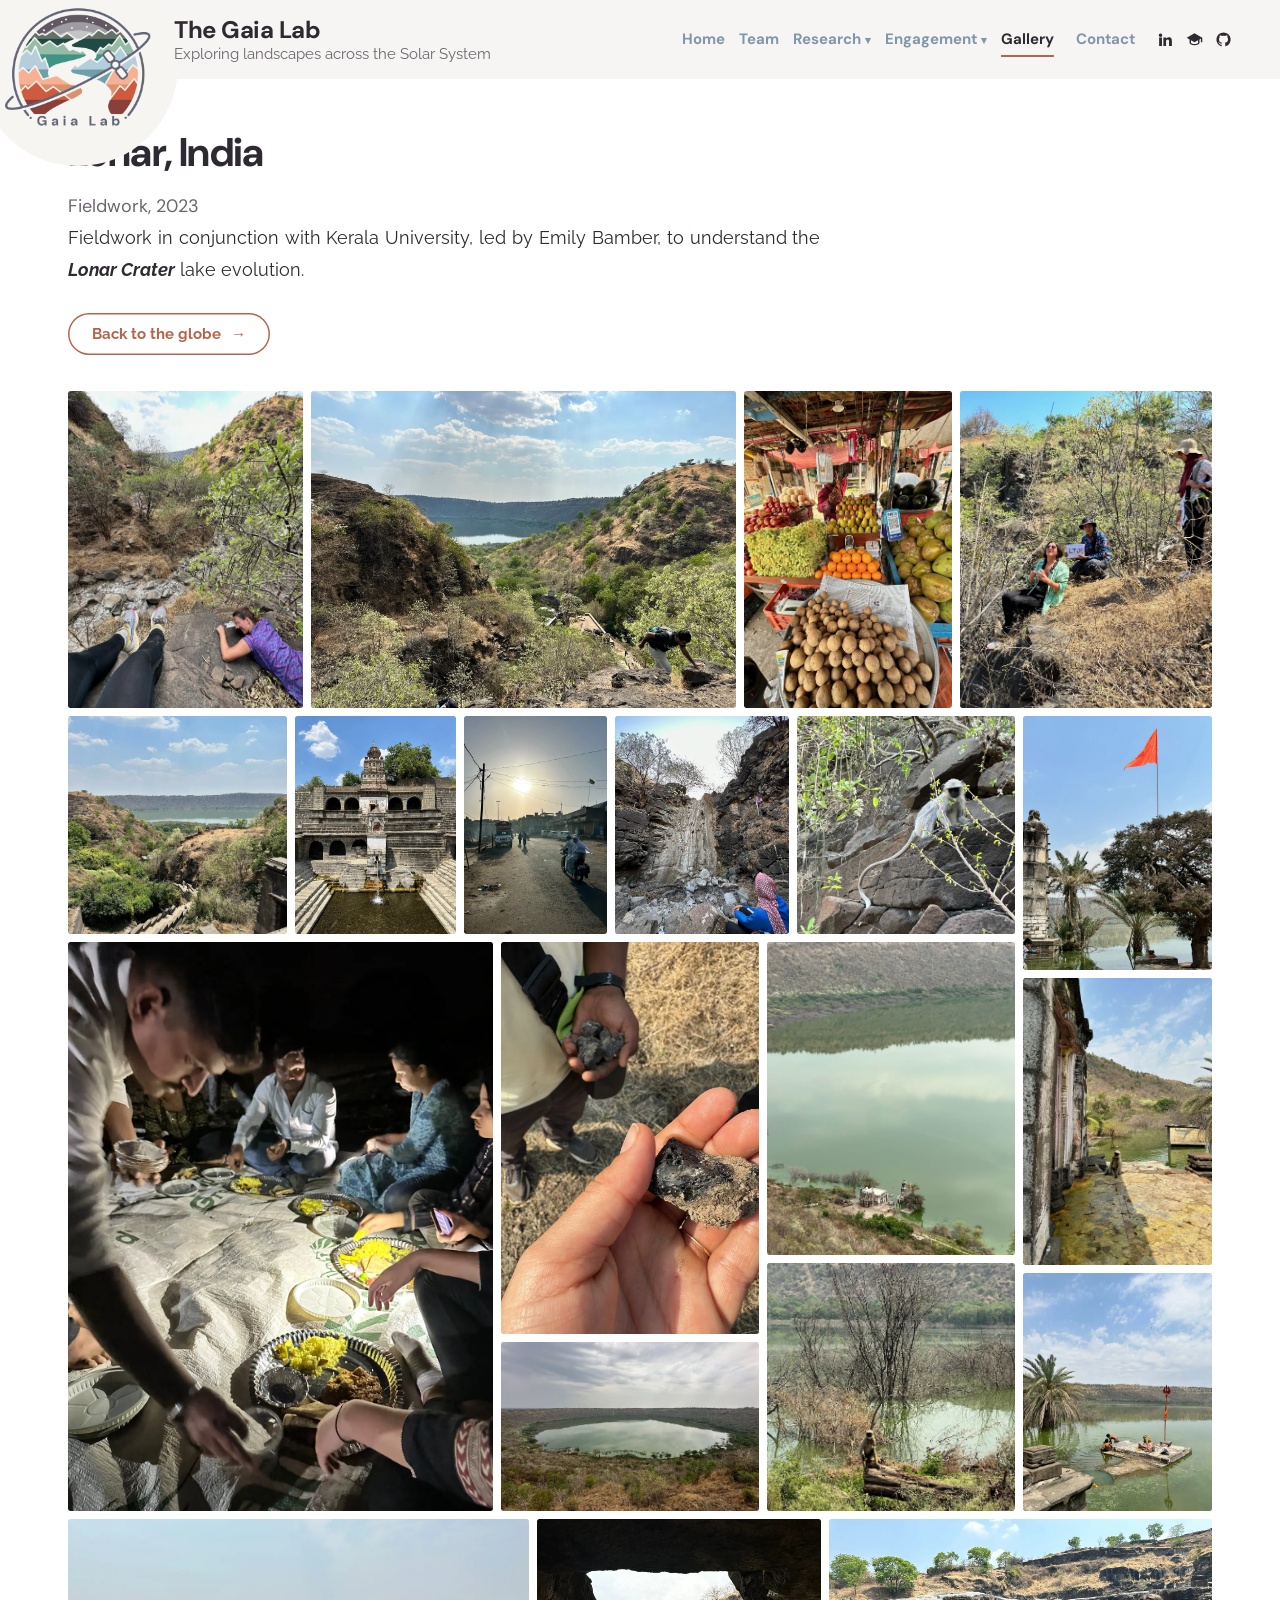
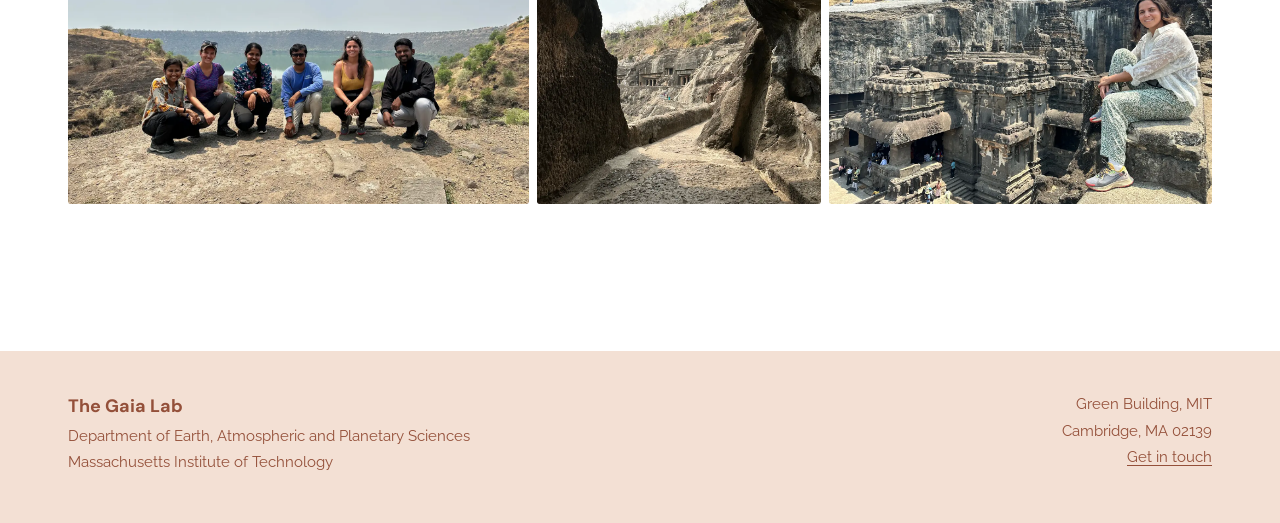
<file: fieldwork-lonar/index.html>
<!doctype html>
<html lang="en">
<head>
<meta charset="utf-8">
<meta name="viewport" content="width=device-width, initial-scale=1, viewport-fit=cover">
<title>Lonar, India | The Gaia Lab</title>
<meta name="description" content="Photos from our 2023 fieldwork in Lonar, India.">
<link rel="preconnect" href="https://fonts.googleapis.com">
<link rel="preconnect" href="https://fonts.gstatic.com" crossorigin>
<link rel="stylesheet" href="https://fonts.googleapis.com/css2?family=DM+Sans:ital,opsz,wght@0,9..40,400;0,9..40,500;0,9..40,700;1,9..40,500&family=Raleway:ital,wght@0,400;0,700;1,400&display=swap">
<link rel="stylesheet" href="../assets/style.css?v=ef2475db">
<script data-goatcounter="https://thegaialab.goatcounter.com/count" async src="//gc.zgo.at/count.js"></script>
</head>
<body>
<a class="skip" href="#main">Skip to content</a>
<header class="site-head"><div class="head-in">
<a class="mark" href="../"><span class="mark-badge"><img class="mark-logo" src="../assets/logo.webp" alt="" width="900" height="856"></span><span class="mark-txt"><b>The Gaia Lab</b><span>Exploring landscapes across the Solar System</span></span></a>
<button class="menu-btn" id="menu-btn" type="button" aria-expanded="false" aria-controls="head-right" aria-label="Menu"><i></i><i></i><i></i></button>
<div class="head-right" id="head-right"><nav class="nav" aria-label="Main"><a href="../">Home</a><a href="../team/">Team</a><div class="drop"><a href="../themes/" class="drop-top">Research <span aria-hidden="true">▾</span></a><div class="drop-menu"><a href="../themes/">Themes</a><a href="../publications/">Publications</a><a href="../resources/">Data &amp; code</a></div></div><div class="drop"><a href="../outreach/" class="drop-top">Engagement <span aria-hidden="true">▾</span></a><div class="drop-menu"><a href="../outreach/#teaching">Teaching</a><a href="../outreach/#talks">Outreach</a><a href="../outreach/#media">In the media</a></div></div><a href="../fieldwork/" aria-current="page">Gallery</a><a href="../contact-cv/" class="nav-contact">Contact</a></nav><div class="icons"><a href="https://www.linkedin.com/company/136993897/" aria-label="LinkedIn"><svg viewBox="0 0 24 24"><path fill="currentColor" d="M4.98 3.5a2.5 2.5 0 1 1 0 5 2.5 2.5 0 0 1 0-5zM3 9h4v12H3zM9 9h3.8v1.7h.05c.53-1 1.84-2.05 3.8-2.05C20.6 8.65 21 11.2 21 14.5V21h-4v-5.8c0-1.4-.03-3.2-1.95-3.2-1.95 0-2.25 1.5-2.25 3.1V21H9z"/></svg></a><a href="https://scholar.google.com/citations?user=uJNld2AAAAAJ&amp;hl=en" aria-label="Google Scholar"><svg viewBox="0 0 24 24"><path fill="currentColor" d="M12 3 1 9.5l4 2.36V17c0 1.66 3.13 3 7 3s7-1.34 7-3v-5.14l2-1.18V16h2V9.5zm5 13.9c-.4.56-2.2 1.6-5 1.6s-4.6-1.04-5-1.6v-3.86l5 2.95 5-2.95z"/></svg></a><a href="https://github.com/gaiastucky" aria-label="GitHub"><svg viewBox="0 0 24 24"><path fill="currentColor" d="M12 2a10 10 0 0 0-3.16 19.49c.5.09.68-.22.68-.48v-1.7c-2.78.6-3.37-1.34-3.37-1.34-.45-1.15-1.11-1.46-1.11-1.46-.91-.62.07-.6.07-.6 1 .07 1.53 1.03 1.53 1.03.9 1.52 2.34 1.08 2.91.83.09-.65.35-1.08.63-1.33-2.22-.25-4.55-1.11-4.55-4.94 0-1.09.39-1.98 1.03-2.68-.1-.25-.45-1.27.1-2.65 0 0 .84-.27 2.75 1.02a9.6 9.6 0 0 1 5 0c1.91-1.29 2.75-1.02 2.75-1.02.55 1.38.2 2.4.1 2.65.64.7 1.03 1.59 1.03 2.68 0 3.84-2.34 4.69-4.57 4.93.36.31.68.92.68 1.85v2.74c0 .27.18.58.69.48A10 10 0 0 0 12 2z"/></svg></a></div></div>
</div></header>
<main id="main">
<section class="section tight"><div class="grid"><div class="c-1-8" data-reveal><h1 class="h2">Lonar, India</h1><p class="trip-year">Fieldwork, 2023</p><p>Fieldwork in conjunction with Kerala University, led by Emily Bamber, to understand the <strong><em>Lonar Crater</em></strong> lake evolution.</p>
<div class="actions"><a class="btn line" href="../fieldwork/">Back to the globe <span class="arr" aria-hidden="true">→</span></a></div></div></div>
<div class="jg collage"><div class="cg" data-gallery style="--ar:0.8108;--mar:0.3139"><button type="button" class="jg-item" style="--x:0.000%;--y:0.000%;--w:21.127%;--h:22.840%;--mx:0.000%;--my:0.000%;--mw:27.273%;--mh:11.415%" aria-label="Enlarge photo 1"><img src="../assets/fieldwork/lonar/lonar-01.webp" alt="Lonar 2023, photo 1" loading="lazy" decoding="async"></button><button type="button" class="jg-item" style="--x:21.127%;--y:0.000%;--w:37.559%;--h:22.840%;--mx:27.273%;--my:0.000%;--mw:48.485%;--mh:11.415%" aria-label="Enlarge photo 2"><img src="../assets/fieldwork/lonar/lonar-02.webp" alt="Lonar 2023, photo 2" loading="lazy" decoding="async"></button><button type="button" class="jg-item" style="--x:58.685%;--y:0.000%;--w:18.779%;--h:22.840%;--mx:75.758%;--my:0.000%;--mw:24.242%;--mh:11.415%" aria-label="Enlarge photo 3"><img src="../assets/fieldwork/lonar/lonar-03.webp" alt="Lonar 2023, photo 3" loading="lazy" decoding="async"></button><button type="button" class="jg-item" style="--x:77.465%;--y:0.000%;--w:22.535%;--h:22.840%;--mx:0.000%;--my:11.415%;--mw:32.225%;--mh:12.645%" aria-label="Enlarge photo 4"><img src="../assets/fieldwork/lonar/lonar-04.webp" alt="Lonar 2023, photo 4" loading="lazy" decoding="async"></button><button type="button" class="jg-item" style="--x:0.000%;--y:22.840%;--w:19.665%;--h:15.945%;--mx:32.225%;--my:11.415%;--mw:40.282%;--mh:12.645%" aria-label="Enlarge photo 5"><img src="../assets/fieldwork/lonar/lonar-05.webp" alt="Lonar 2023, photo 5" loading="lazy" decoding="async"></button><button type="button" class="jg-item" style="--x:19.665%;--y:22.840%;--w:14.749%;--h:15.945%;--mx:0.000%;--my:24.061%;--mw:48.831%;--mh:20.439%" aria-label="Enlarge photo 6"><img src="../assets/fieldwork/lonar/lonar-06.webp" alt="Lonar 2023, photo 6" loading="lazy" decoding="async"></button><button type="button" class="jg-item" style="--x:34.414%;--y:22.840%;--w:13.110%;--h:15.945%;--mx:48.831%;--my:24.061%;--mw:23.676%;--mh:11.149%" aria-label="Enlarge photo 7"><img src="../assets/fieldwork/lonar/lonar-07.webp" alt="Lonar 2023, photo 7" loading="lazy" decoding="async"></button><button type="button" class="jg-item" style="--x:47.524%;--y:22.840%;--w:15.732%;--h:15.945%;--mx:48.831%;--my:35.209%;--mw:23.676%;--mh:9.290%" aria-label="Enlarge photo 8"><img src="../assets/fieldwork/lonar/lonar-08.webp" alt="Lonar 2023, photo 8" loading="lazy" decoding="async"></button><button type="button" class="jg-item" style="--x:63.256%;--y:22.840%;--w:19.665%;--h:15.945%;--mx:72.507%;--my:11.415%;--mw:27.493%;--mh:8.631%" aria-label="Enlarge photo 9"><img src="../assets/fieldwork/lonar/lonar-09.webp" alt="Lonar 2023, photo 9" loading="lazy" decoding="async"></button><button type="button" class="jg-item" style="--x:0.000%;--y:38.785%;--w:37.555%;--h:40.601%;--mx:72.507%;--my:20.046%;--mw:27.493%;--mh:11.508%" aria-label="Enlarge photo 10"><img src="../assets/fieldwork/lonar/lonar-10.webp" alt="Lonar 2023, photo 10" loading="lazy" decoding="async"></button><button type="button" class="jg-item" style="--x:37.555%;--y:38.785%;--w:23.111%;--h:28.108%;--mx:72.507%;--my:31.554%;--mw:27.493%;--mh:12.946%" aria-label="Enlarge photo 11"><img src="../assets/fieldwork/lonar/lonar-11.webp" alt="Lonar 2023, photo 11" loading="lazy" decoding="async"></button><button type="button" class="jg-item" style="--x:37.555%;--y:66.893%;--w:23.111%;--h:12.493%;--mx:0.000%;--my:44.500%;--mw:65.217%;--mh:13.649%" aria-label="Enlarge photo 12"><img src="../assets/fieldwork/lonar/lonar-12.webp" alt="Lonar 2023, photo 12" loading="lazy" decoding="async"></button><button type="button" class="jg-item" style="--x:60.666%;--y:38.785%;--w:22.255%;--h:22.556%;--mx:65.217%;--my:44.500%;--mw:34.783%;--mh:13.649%" aria-label="Enlarge photo 13"><img src="../assets/fieldwork/lonar/lonar-13.webp" alt="Lonar 2023, photo 13" loading="lazy" decoding="async"></button><button type="button" class="jg-item" style="--x:60.666%;--y:61.341%;--w:22.255%;--h:18.045%;--mx:0.000%;--my:58.149%;--mw:57.143%;--mh:17.939%" aria-label="Enlarge photo 14"><img src="../assets/fieldwork/lonar/lonar-14.webp" alt="Lonar 2023, photo 14" loading="lazy" decoding="async"></button><button type="button" class="jg-item" style="--x:82.921%;--y:22.840%;--w:17.079%;--h:18.464%;--mx:57.143%;--my:58.149%;--mw:42.857%;--mh:17.939%" aria-label="Enlarge photo 15"><img src="../assets/fieldwork/lonar/lonar-15.webp" alt="Lonar 2023, photo 15" loading="lazy" decoding="async"></button><button type="button" class="jg-item" style="--x:82.921%;--y:41.304%;--w:17.079%;--h:20.772%;--mx:0.000%;--my:76.087%;--mw:27.700%;--mh:13.043%" aria-label="Enlarge photo 16"><img src="../assets/fieldwork/lonar/lonar-16.webp" alt="Lonar 2023, photo 16" loading="lazy" decoding="async"></button><button type="button" class="jg-item" style="--x:82.921%;--y:62.076%;--w:17.079%;--h:17.310%;--mx:0.000%;--my:89.131%;--mw:27.700%;--mh:10.869%" aria-label="Enlarge photo 17"><img src="../assets/fieldwork/lonar/lonar-17.webp" alt="Lonar 2023, photo 17" loading="lazy" decoding="async"></button><button type="button" class="jg-item" style="--x:0.000%;--y:79.386%;--w:40.678%;--h:20.614%;--mx:27.700%;--my:76.087%;--mw:72.300%;--mh:14.186%" aria-label="Enlarge photo 18"><img src="../assets/fieldwork/lonar/lonar-18.webp" alt="Lonar 2023, photo 18" loading="lazy" decoding="async"></button><button type="button" class="jg-item" style="--x:40.678%;--y:79.386%;--w:25.424%;--h:20.614%;--mx:27.700%;--my:90.273%;--mw:30.986%;--mh:9.727%" aria-label="Enlarge photo 19"><img src="../assets/fieldwork/lonar/lonar-19.webp" alt="Lonar 2023, photo 19" loading="lazy" decoding="async"></button><button type="button" class="jg-item" style="--x:66.102%;--y:79.386%;--w:33.898%;--h:20.614%;--mx:58.685%;--my:90.273%;--mw:41.315%;--mh:9.727%" aria-label="Enlarge photo 20"><img src="../assets/fieldwork/lonar/lonar-20.webp" alt="Lonar 2023, photo 20" loading="lazy" decoding="async"></button></div></div></section>
</main>
<footer class="site-foot"><div class="foot-in">
<div><b>The Gaia Lab</b><br>Department of Earth, Atmospheric and Planetary Sciences<br>Massachusetts Institute of Technology</div>
<div>Green Building, MIT<br>Cambridge, MA 02139<br><a href="../contact-cv/">Get in touch</a></div>
</div></footer>
<script src="../assets/site.js?v=28f55b27" defer></script>
</body>
</html>
</file>
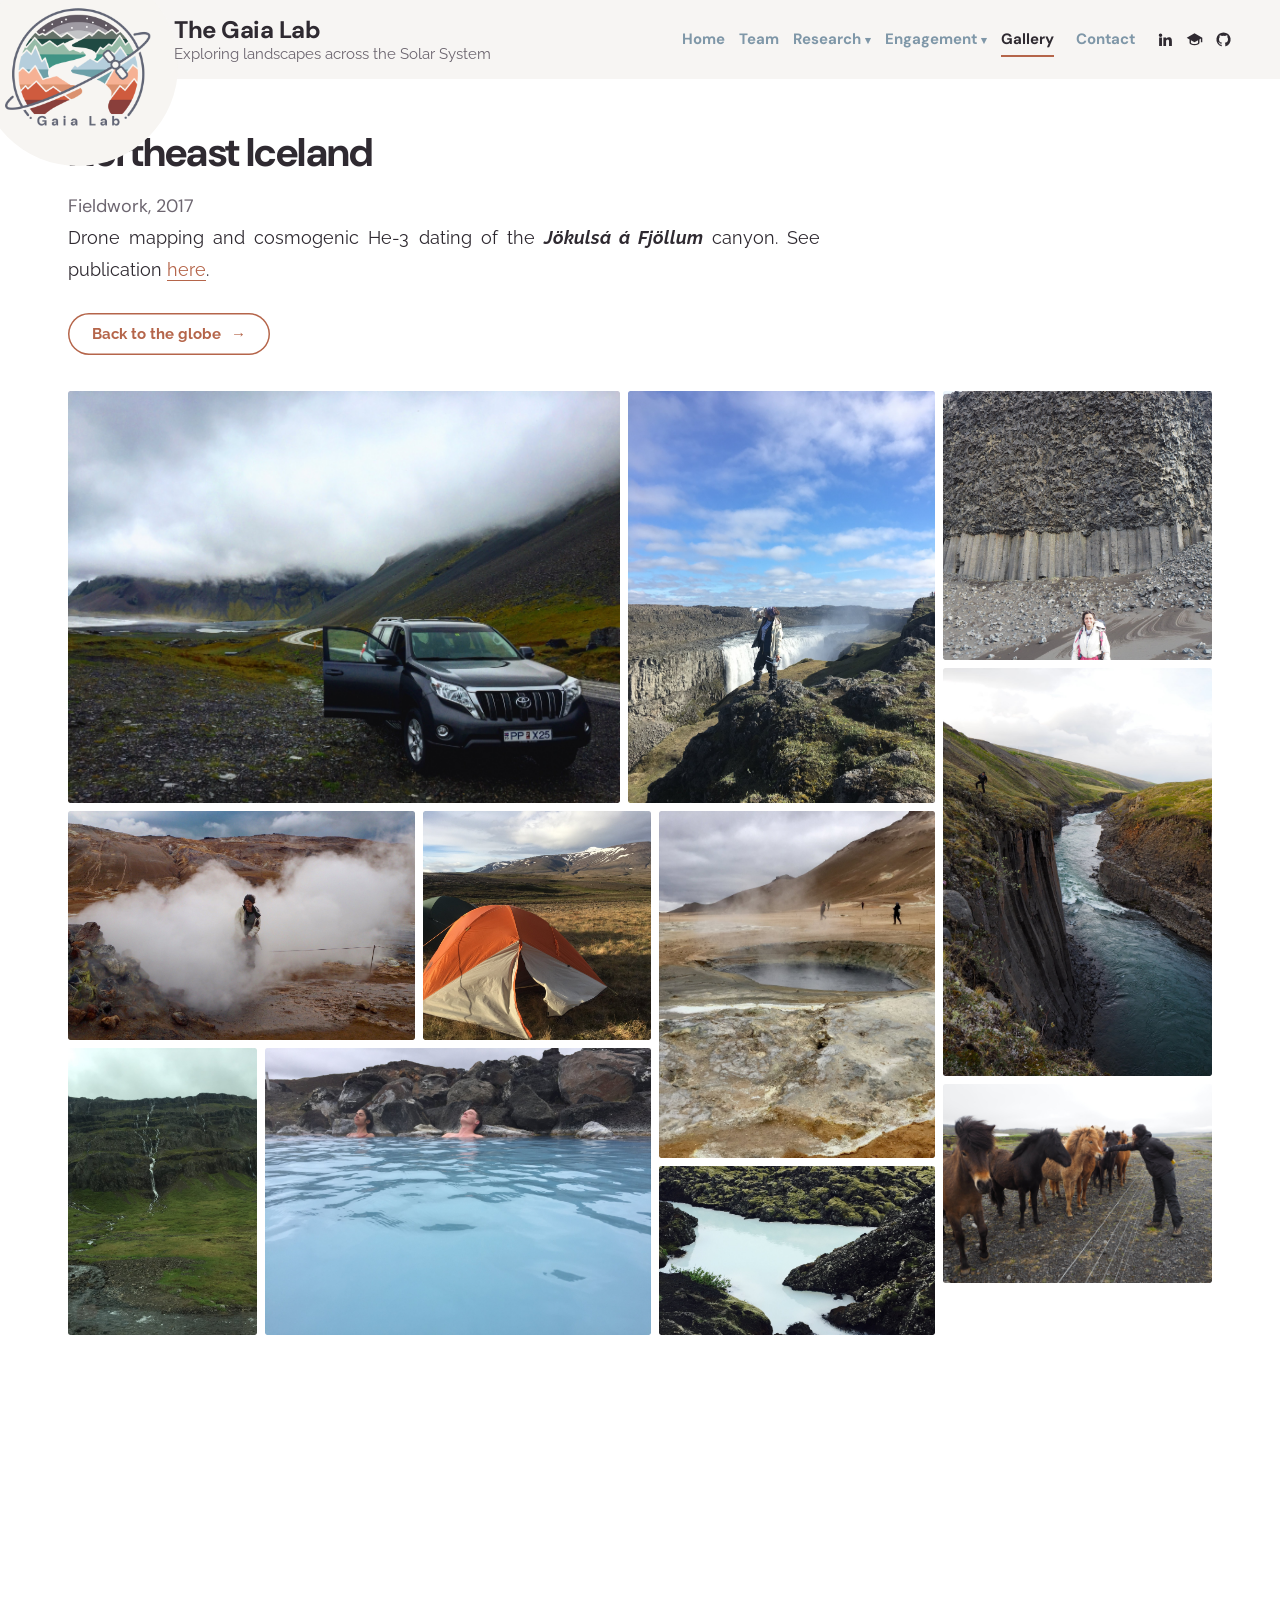
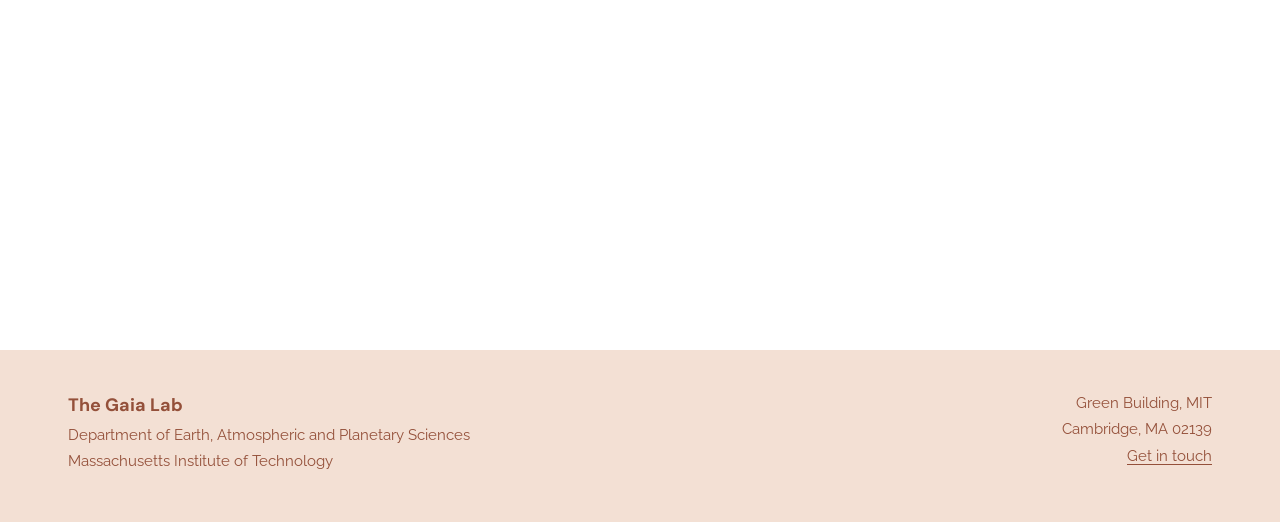
<file: fieldwork-northeast-iceland/index.html>
<!doctype html>
<html lang="en">
<head>
<meta charset="utf-8">
<meta name="viewport" content="width=device-width, initial-scale=1, viewport-fit=cover">
<title>Northeast Iceland | The Gaia Lab</title>
<meta name="description" content="Photos from our 2017 fieldwork in Northeast Iceland.">
<link rel="preconnect" href="https://fonts.googleapis.com">
<link rel="preconnect" href="https://fonts.gstatic.com" crossorigin>
<link rel="stylesheet" href="https://fonts.googleapis.com/css2?family=DM+Sans:ital,opsz,wght@0,9..40,400;0,9..40,500;0,9..40,700;1,9..40,500&family=Raleway:ital,wght@0,400;0,700;1,400&display=swap">
<link rel="stylesheet" href="../assets/style.css?v=ef2475db">
<script data-goatcounter="https://thegaialab.goatcounter.com/count" async src="//gc.zgo.at/count.js"></script>
</head>
<body>
<a class="skip" href="#main">Skip to content</a>
<header class="site-head"><div class="head-in">
<a class="mark" href="../"><span class="mark-badge"><img class="mark-logo" src="../assets/logo.webp" alt="" width="900" height="856"></span><span class="mark-txt"><b>The Gaia Lab</b><span>Exploring landscapes across the Solar System</span></span></a>
<button class="menu-btn" id="menu-btn" type="button" aria-expanded="false" aria-controls="head-right" aria-label="Menu"><i></i><i></i><i></i></button>
<div class="head-right" id="head-right"><nav class="nav" aria-label="Main"><a href="../">Home</a><a href="../team/">Team</a><div class="drop"><a href="../themes/" class="drop-top">Research <span aria-hidden="true">▾</span></a><div class="drop-menu"><a href="../themes/">Themes</a><a href="../publications/">Publications</a><a href="../resources/">Data &amp; code</a></div></div><div class="drop"><a href="../outreach/" class="drop-top">Engagement <span aria-hidden="true">▾</span></a><div class="drop-menu"><a href="../outreach/#teaching">Teaching</a><a href="../outreach/#talks">Outreach</a><a href="../outreach/#media">In the media</a></div></div><a href="../fieldwork/" aria-current="page">Gallery</a><a href="../contact-cv/" class="nav-contact">Contact</a></nav><div class="icons"><a href="https://www.linkedin.com/company/136993897/" aria-label="LinkedIn"><svg viewBox="0 0 24 24"><path fill="currentColor" d="M4.98 3.5a2.5 2.5 0 1 1 0 5 2.5 2.5 0 0 1 0-5zM3 9h4v12H3zM9 9h3.8v1.7h.05c.53-1 1.84-2.05 3.8-2.05C20.6 8.65 21 11.2 21 14.5V21h-4v-5.8c0-1.4-.03-3.2-1.95-3.2-1.95 0-2.25 1.5-2.25 3.1V21H9z"/></svg></a><a href="https://scholar.google.com/citations?user=uJNld2AAAAAJ&amp;hl=en" aria-label="Google Scholar"><svg viewBox="0 0 24 24"><path fill="currentColor" d="M12 3 1 9.5l4 2.36V17c0 1.66 3.13 3 7 3s7-1.34 7-3v-5.14l2-1.18V16h2V9.5zm5 13.9c-.4.56-2.2 1.6-5 1.6s-4.6-1.04-5-1.6v-3.86l5 2.95 5-2.95z"/></svg></a><a href="https://github.com/gaiastucky" aria-label="GitHub"><svg viewBox="0 0 24 24"><path fill="currentColor" d="M12 2a10 10 0 0 0-3.16 19.49c.5.09.68-.22.68-.48v-1.7c-2.78.6-3.37-1.34-3.37-1.34-.45-1.15-1.11-1.46-1.11-1.46-.91-.62.07-.6.07-.6 1 .07 1.53 1.03 1.53 1.03.9 1.52 2.34 1.08 2.91.83.09-.65.35-1.08.63-1.33-2.22-.25-4.55-1.11-4.55-4.94 0-1.09.39-1.98 1.03-2.68-.1-.25-.45-1.27.1-2.65 0 0 .84-.27 2.75 1.02a9.6 9.6 0 0 1 5 0c1.91-1.29 2.75-1.02 2.75-1.02.55 1.38.2 2.4.1 2.65.64.7 1.03 1.59 1.03 2.68 0 3.84-2.34 4.69-4.57 4.93.36.31.68.92.68 1.85v2.74c0 .27.18.58.69.48A10 10 0 0 0 12 2z"/></svg></a></div></div>
</div></header>
<main id="main">
<section class="section tight"><div class="grid"><div class="c-1-8" data-reveal><h1 class="h2">Northeast Iceland</h1><p class="trip-year">Fieldwork, 2017</p><p>Drone mapping and cosmogenic He-3 dating of the <strong><em>Jökulsá á Fjöllum</em></strong> canyon. See publication <a href="https://doi.org/10.1016/j.epsl.2018.10.026">here</a>.</p>
<div class="actions"><a class="btn line" href="../fieldwork/">Back to the globe <span class="arr" aria-hidden="true">→</span></a></div></div></div>
<div class="jg collage"><div class="cg" data-gallery style="--ar:0.8115;--mar:0.3337"><button type="button" class="jg-item" style="--x:0.000%;--y:0.000%;--w:48.611%;--h:29.584%;--mx:0.000%;--my:0.000%;--mw:64.000%;--mh:16.016%" aria-label="Enlarge photo 1"><img src="../media/2022/01/img_0571.jpg" alt="Northeast Iceland 2017, photo 1" loading="lazy" decoding="async"></button><button type="button" class="jg-item" style="--x:48.611%;--y:0.000%;--w:27.343%;--h:29.584%;--mx:64.000%;--my:0.000%;--mw:36.000%;--mh:16.016%" aria-label="Enlarge photo 2"><img src="../media/2022/01/img_0429.jpg" alt="Northeast Iceland 2017, photo 2" loading="lazy" decoding="async"></button><button type="button" class="jg-item" style="--x:0.000%;--y:29.584%;--w:30.792%;--h:16.658%;--mx:0.000%;--my:16.016%;--mw:30.297%;--mh:6.739%" aria-label="Enlarge photo 3"><img src="../media/2022/01/img_0786.jpg" alt="Northeast Iceland 2017, photo 3" loading="lazy" decoding="async"></button><button type="button" class="jg-item" style="--x:30.792%;--y:29.584%;--w:20.528%;--h:16.658%;--mx:0.000%;--my:22.755%;--mw:30.297%;--mh:10.109%" aria-label="Enlarge photo 4"><img src="../media/2022/01/img_0770.jpg" alt="Northeast Iceland 2017, photo 4" loading="lazy" decoding="async"></button><button type="button" class="jg-item" style="--x:0.000%;--y:46.242%;--w:17.107%;--h:20.822%;--mx:0.000%;--my:32.864%;--mw:30.297%;--mh:15.163%" aria-label="Enlarge photo 5"><img src="../media/2022/01/img_0588.jpg" alt="Northeast Iceland 2017, photo 5" loading="lazy" decoding="async"></button><button type="button" class="jg-item" style="--x:17.107%;--y:46.242%;--w:34.214%;--h:20.822%;--mx:0.000%;--my:48.027%;--mw:30.297%;--mh:7.582%" aria-label="Enlarge photo 6"><img src="../media/2022/01/img_0903.jpg" alt="Northeast Iceland 2017, photo 6" loading="lazy" decoding="async"></button><button type="button" class="jg-item" style="--x:51.320%;--y:29.584%;--w:24.634%;--h:24.987%;--mx:30.297%;--my:16.016%;--mw:23.234%;--mh:9.691%" aria-label="Enlarge photo 7"><img src="../media/2022/01/img_0947.jpg" alt="Northeast Iceland 2017, photo 7" loading="lazy" decoding="async"></button><button type="button" class="jg-item" style="--x:51.320%;--y:54.571%;--w:24.634%;--h:12.493%;--mx:53.531%;--my:16.016%;--mw:46.469%;--mh:9.691%" aria-label="Enlarge photo 8"><img src="../media/2022/01/img_1022.jpg" alt="Northeast Iceland 2017, photo 8" loading="lazy" decoding="async"></button><button type="button" class="jg-item" style="--x:0.000%;--y:67.064%;--w:14.544%;--h:15.736%;--mx:30.297%;--my:25.706%;--mw:29.873%;--mh:13.290%" aria-label="Enlarge photo 9"><img src="../media/2022/01/p6020059.jpg" alt="Northeast Iceland 2017, photo 9" loading="lazy" decoding="async"></button><button type="button" class="jg-item" style="--x:14.544%;--y:67.064%;--w:19.393%;--h:15.736%;--mx:30.297%;--my:38.996%;--mw:29.873%;--mh:9.967%" aria-label="Enlarge photo 10"><img src="../media/2022/01/img_6778.jpg" alt="Northeast Iceland 2017, photo 10" loading="lazy" decoding="async"></button><button type="button" class="jg-item" style="--x:33.937%;--y:67.064%;--w:29.089%;--h:15.736%;--mx:30.297%;--my:48.964%;--mw:29.873%;--mh:6.645%" aria-label="Enlarge photo 11"><img src="../media/2022/01/p6020072.jpg" alt="Northeast Iceland 2017, photo 11" loading="lazy" decoding="async"></button><button type="button" class="jg-item" style="--x:63.026%;--y:67.064%;--w:12.928%;--h:15.736%;--mx:60.169%;--my:25.706%;--mw:39.831%;--mh:19.935%" aria-label="Enlarge photo 12"><img src="../media/2022/01/p6030387.jpg" alt="Northeast Iceland 2017, photo 12" loading="lazy" decoding="async"></button><button type="button" class="jg-item" style="--x:0.000%;--y:82.800%;--w:28.262%;--h:17.200%;--mx:60.169%;--my:45.641%;--mw:39.831%;--mh:9.967%" aria-label="Enlarge photo 13"><img src="../media/2022/01/p6030450-2.jpg" alt="Northeast Iceland 2017, photo 13" loading="lazy" decoding="async"></button><button type="button" class="jg-item" style="--x:28.262%;--y:82.800%;--w:15.897%;--h:17.200%;--mx:0.000%;--my:55.609%;--mw:23.077%;--mh:10.267%" aria-label="Enlarge photo 14"><img src="../media/2022/01/p6030403.jpg" alt="Northeast Iceland 2017, photo 14" loading="lazy" decoding="async"></button><button type="button" class="jg-item" style="--x:44.159%;--y:82.800%;--w:31.795%;--h:17.200%;--mx:23.077%;--my:55.609%;--mw:46.154%;--mh:10.267%" aria-label="Enlarge photo 15"><img src="../media/2022/01/p6030281.jpg" alt="Northeast Iceland 2017, photo 15" loading="lazy" decoding="async"></button><button type="button" class="jg-item" style="--x:75.954%;--y:0.000%;--w:24.046%;--h:19.512%;--mx:69.231%;--my:55.609%;--mw:30.769%;--mh:10.267%" aria-label="Enlarge photo 16"><img src="../media/2022/01/p6080796.jpg" alt="Northeast Iceland 2017, photo 16" loading="lazy" decoding="async"></button><button type="button" class="jg-item" style="--x:75.954%;--y:19.512%;--w:24.046%;--h:29.268%;--mx:0.000%;--my:65.875%;--mw:45.455%;--mh:22.750%" aria-label="Enlarge photo 17"><img src="../media/2022/01/p6030437.jpg" alt="Northeast Iceland 2017, photo 17" loading="lazy" decoding="async"></button><button type="button" class="jg-item" style="--x:75.954%;--y:48.780%;--w:24.046%;--h:14.634%;--mx:0.000%;--my:88.625%;--mw:45.455%;--mh:11.375%" aria-label="Enlarge photo 18"><img src="../media/2022/01/p6020113.jpg" alt="Northeast Iceland 2017, photo 18" loading="lazy" decoding="async"></button><button type="button" class="jg-item" style="--x:75.954%;--y:63.415%;--w:24.046%;--h:24.390%;--mx:45.455%;--my:65.875%;--mw:54.545%;--mh:22.750%" aria-label="Enlarge photo 19"><img src="../media/2022/01/p6030206.jpg" alt="Northeast Iceland 2017, photo 19" loading="lazy" decoding="async"></button><button type="button" class="jg-item" style="--x:75.954%;--y:87.805%;--w:24.046%;--h:12.195%;--mx:45.455%;--my:88.625%;--mw:54.545%;--mh:11.375%" aria-label="Enlarge photo 20"><img src="../media/2022/01/p6040550.jpg" alt="Northeast Iceland 2017, photo 20" loading="lazy" decoding="async"></button></div></div></section>
</main>
<footer class="site-foot"><div class="foot-in">
<div><b>The Gaia Lab</b><br>Department of Earth, Atmospheric and Planetary Sciences<br>Massachusetts Institute of Technology</div>
<div>Green Building, MIT<br>Cambridge, MA 02139<br><a href="../contact-cv/">Get in touch</a></div>
</div></footer>
<script src="../assets/site.js?v=28f55b27" defer></script>
</body>
</html>
</file>
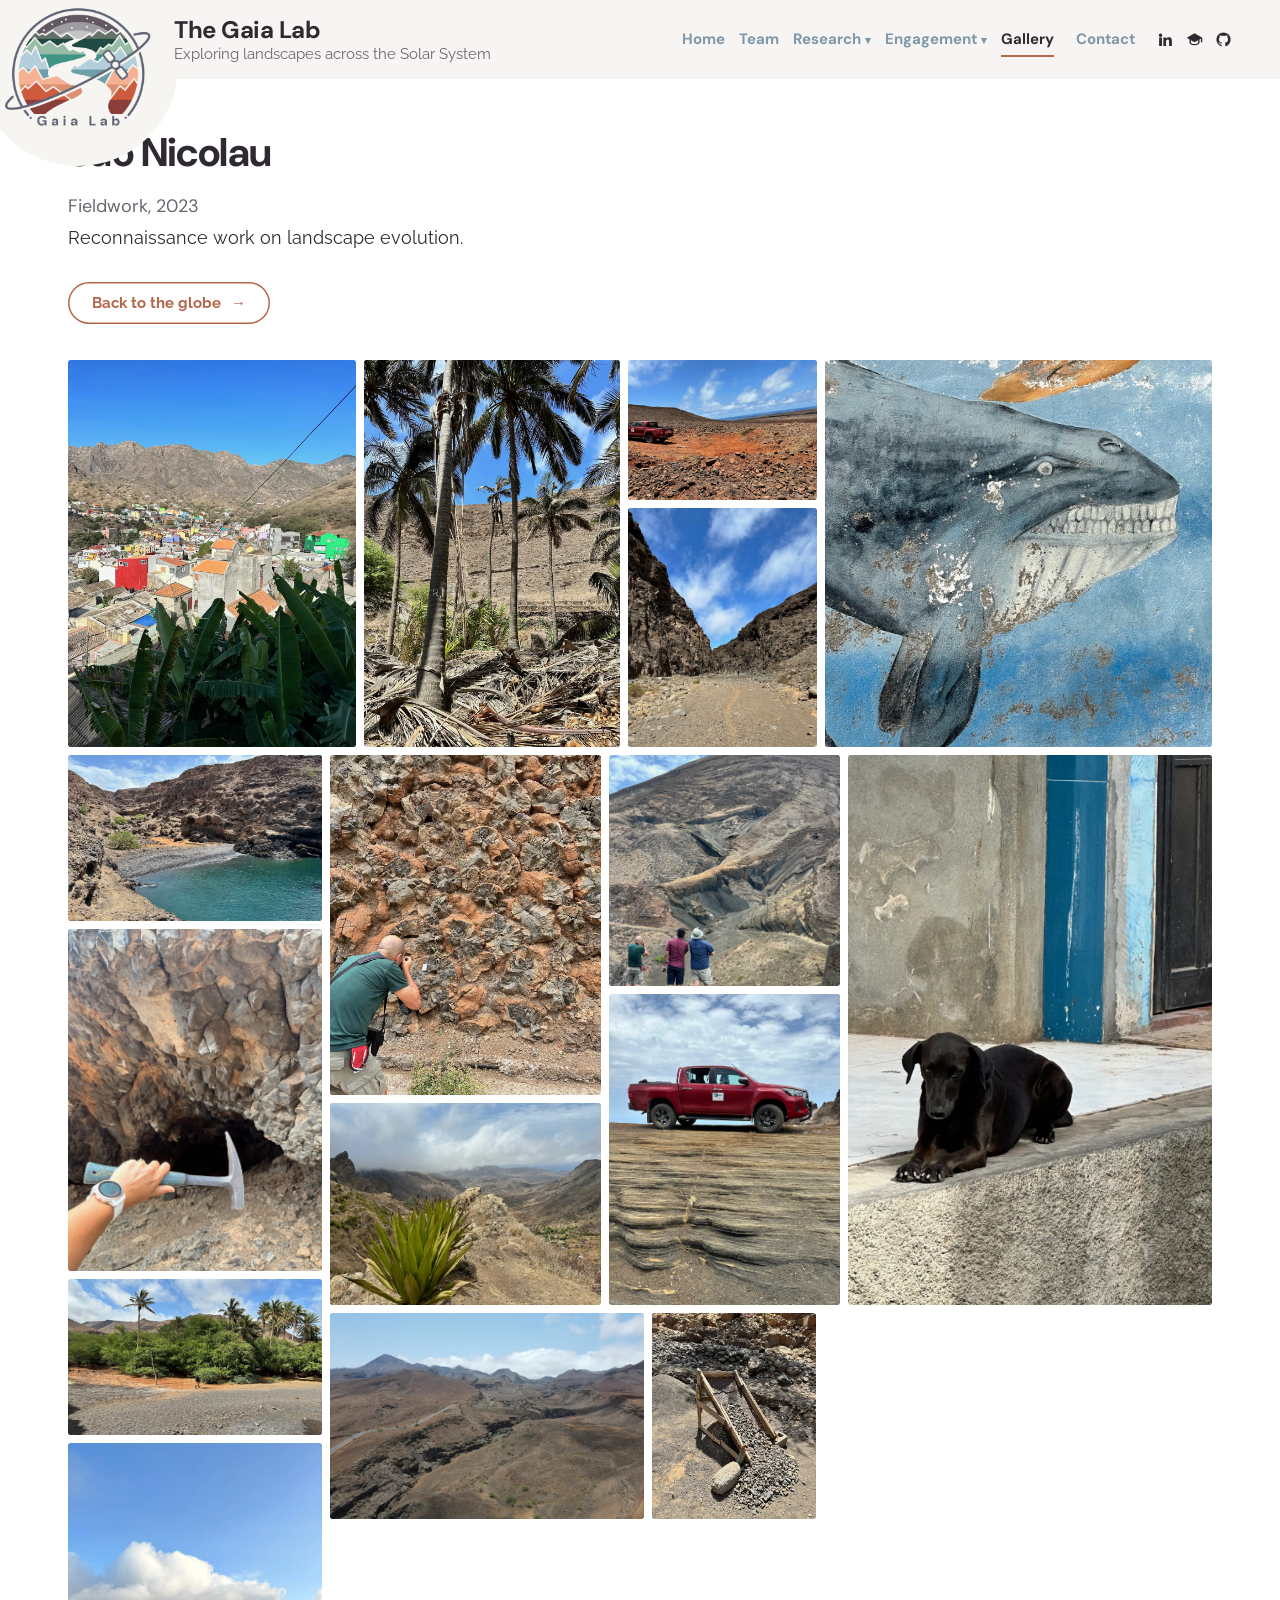
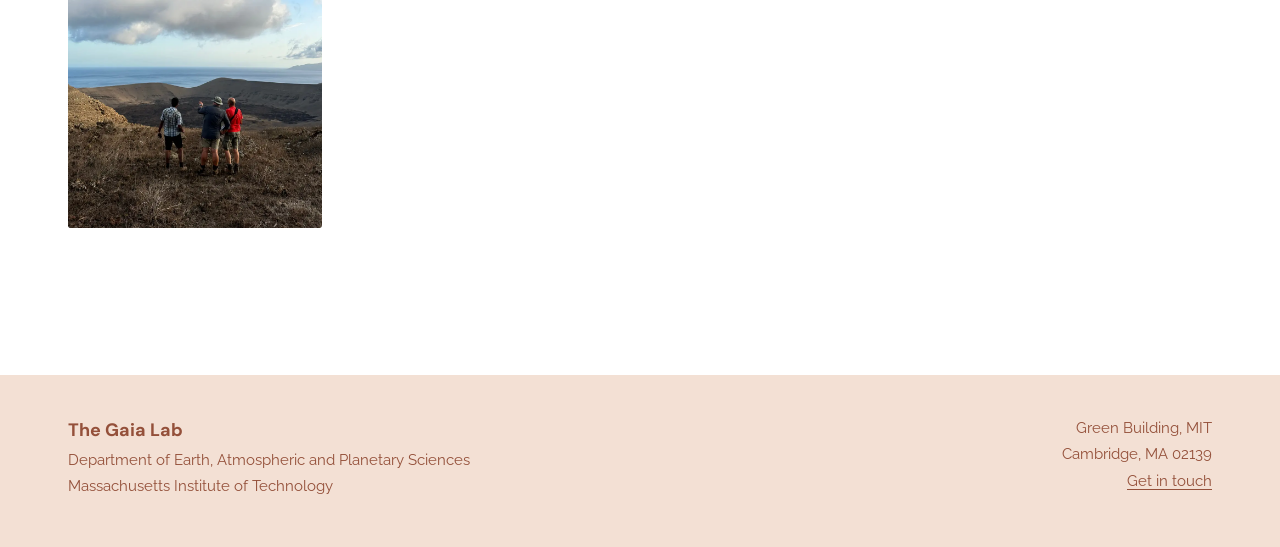
<file: fieldwork-sao-nicolau/index.html>
<!doctype html>
<html lang="en">
<head>
<meta charset="utf-8">
<meta name="viewport" content="width=device-width, initial-scale=1, viewport-fit=cover">
<title>São Nicolau | The Gaia Lab</title>
<meta name="description" content="Photos from our 2023 fieldwork in São Nicolau.">
<link rel="preconnect" href="https://fonts.googleapis.com">
<link rel="preconnect" href="https://fonts.gstatic.com" crossorigin>
<link rel="stylesheet" href="https://fonts.googleapis.com/css2?family=DM+Sans:ital,opsz,wght@0,9..40,400;0,9..40,500;0,9..40,700;1,9..40,500&family=Raleway:ital,wght@0,400;0,700;1,400&display=swap">
<link rel="stylesheet" href="../assets/style.css?v=ef2475db">
<script data-goatcounter="https://thegaialab.goatcounter.com/count" async src="//gc.zgo.at/count.js"></script>
</head>
<body>
<a class="skip" href="#main">Skip to content</a>
<header class="site-head"><div class="head-in">
<a class="mark" href="../"><span class="mark-badge"><img class="mark-logo" src="../assets/logo.webp" alt="" width="900" height="856"></span><span class="mark-txt"><b>The Gaia Lab</b><span>Exploring landscapes across the Solar System</span></span></a>
<button class="menu-btn" id="menu-btn" type="button" aria-expanded="false" aria-controls="head-right" aria-label="Menu"><i></i><i></i><i></i></button>
<div class="head-right" id="head-right"><nav class="nav" aria-label="Main"><a href="../">Home</a><a href="../team/">Team</a><div class="drop"><a href="../themes/" class="drop-top">Research <span aria-hidden="true">▾</span></a><div class="drop-menu"><a href="../themes/">Themes</a><a href="../publications/">Publications</a><a href="../resources/">Data &amp; code</a></div></div><div class="drop"><a href="../outreach/" class="drop-top">Engagement <span aria-hidden="true">▾</span></a><div class="drop-menu"><a href="../outreach/#teaching">Teaching</a><a href="../outreach/#talks">Outreach</a><a href="../outreach/#media">In the media</a></div></div><a href="../fieldwork/" aria-current="page">Gallery</a><a href="../contact-cv/" class="nav-contact">Contact</a></nav><div class="icons"><a href="https://www.linkedin.com/company/136993897/" aria-label="LinkedIn"><svg viewBox="0 0 24 24"><path fill="currentColor" d="M4.98 3.5a2.5 2.5 0 1 1 0 5 2.5 2.5 0 0 1 0-5zM3 9h4v12H3zM9 9h3.8v1.7h.05c.53-1 1.84-2.05 3.8-2.05C20.6 8.65 21 11.2 21 14.5V21h-4v-5.8c0-1.4-.03-3.2-1.95-3.2-1.95 0-2.25 1.5-2.25 3.1V21H9z"/></svg></a><a href="https://scholar.google.com/citations?user=uJNld2AAAAAJ&amp;hl=en" aria-label="Google Scholar"><svg viewBox="0 0 24 24"><path fill="currentColor" d="M12 3 1 9.5l4 2.36V17c0 1.66 3.13 3 7 3s7-1.34 7-3v-5.14l2-1.18V16h2V9.5zm5 13.9c-.4.56-2.2 1.6-5 1.6s-4.6-1.04-5-1.6v-3.86l5 2.95 5-2.95z"/></svg></a><a href="https://github.com/gaiastucky" aria-label="GitHub"><svg viewBox="0 0 24 24"><path fill="currentColor" d="M12 2a10 10 0 0 0-3.16 19.49c.5.09.68-.22.68-.48v-1.7c-2.78.6-3.37-1.34-3.37-1.34-.45-1.15-1.11-1.46-1.11-1.46-.91-.62.07-.6.07-.6 1 .07 1.53 1.03 1.53 1.03.9 1.52 2.34 1.08 2.91.83.09-.65.35-1.08.63-1.33-2.22-.25-4.55-1.11-4.55-4.94 0-1.09.39-1.98 1.03-2.68-.1-.25-.45-1.27.1-2.65 0 0 .84-.27 2.75 1.02a9.6 9.6 0 0 1 5 0c1.91-1.29 2.75-1.02 2.75-1.02.55 1.38.2 2.4.1 2.65.64.7 1.03 1.59 1.03 2.68 0 3.84-2.34 4.69-4.57 4.93.36.31.68.92.68 1.85v2.74c0 .27.18.58.69.48A10 10 0 0 0 12 2z"/></svg></a></div></div>
</div></header>
<main id="main">
<section class="section tight"><div class="grid"><div class="c-1-8" data-reveal><h1 class="h2">São Nicolau</h1><p class="trip-year">Fieldwork, 2023</p><p>Reconnaissance work on landscape evolution.</p>
<div class="actions"><a class="btn line" href="../fieldwork/">Back to the globe <span class="arr" aria-hidden="true">→</span></a></div></div></div>
<div class="jg collage"><div class="cg" data-gallery style="--ar:0.7804;--mar:0.3366"><button type="button" class="jg-item" style="--x:0.000%;--y:0.000%;--w:25.714%;--h:26.756%;--mx:0.000%;--my:0.000%;--mw:27.273%;--mh:12.241%" aria-label="Enlarge photo 1"><img src="../assets/fieldwork/sao-nicolau/sao-nicolau-01.webp" alt="São Nicolau 2023, photo 1" loading="lazy" decoding="async"></button><button type="button" class="jg-item" style="--x:25.714%;--y:0.000%;--w:22.857%;--h:26.756%;--mx:27.273%;--my:0.000%;--mw:24.242%;--mh:12.241%" aria-label="Enlarge photo 2"><img src="../assets/fieldwork/sao-nicolau/sao-nicolau-02.webp" alt="São Nicolau 2023, photo 2" loading="lazy" decoding="async"></button><button type="button" class="jg-item" style="--x:48.571%;--y:0.000%;--w:17.143%;--h:10.034%;--mx:51.515%;--my:0.000%;--mw:48.485%;--mh:12.241%" aria-label="Enlarge photo 3"><img src="../assets/fieldwork/sao-nicolau/sao-nicolau-03.webp" alt="São Nicolau 2023, photo 3" loading="lazy" decoding="async"></button><button type="button" class="jg-item" style="--x:48.571%;--y:10.034%;--w:17.143%;--h:16.723%;--mx:0.000%;--my:12.241%;--mw:34.191%;--mh:14.387%" aria-label="Enlarge photo 4"><img src="../assets/fieldwork/sao-nicolau/sao-nicolau-04.webp" alt="São Nicolau 2023, photo 4" loading="lazy" decoding="async"></button><button type="button" class="jg-item" style="--x:65.714%;--y:0.000%;--w:34.286%;--h:26.756%;--mx:0.000%;--my:26.628%;--mw:34.191%;--mh:11.509%" aria-label="Enlarge photo 5"><img src="../assets/fieldwork/sao-nicolau/sao-nicolau-05.webp" alt="São Nicolau 2023, photo 5" loading="lazy" decoding="async"></button><button type="button" class="jg-item" style="--x:0.000%;--y:26.756%;--w:22.753%;--h:11.837%;--mx:0.000%;--my:38.137%;--mw:34.191%;--mh:7.673%" aria-label="Enlarge photo 6"><img src="../assets/fieldwork/sao-nicolau/sao-nicolau-06.webp" alt="São Nicolau 2023, photo 6" loading="lazy" decoding="async"></button><button type="button" class="jg-item" style="--x:0.000%;--y:38.594%;--w:22.753%;--h:23.675%;--mx:0.000%;--my:45.810%;--mw:34.191%;--mh:15.346%" aria-label="Enlarge photo 7"><img src="../assets/fieldwork/sao-nicolau/sao-nicolau-07.webp" alt="São Nicolau 2023, photo 7" loading="lazy" decoding="async"></button><button type="button" class="jg-item" style="--x:0.000%;--y:62.268%;--w:22.753%;--h:11.098%;--mx:0.000%;--my:61.156%;--mw:34.191%;--mh:7.193%" aria-label="Enlarge photo 8"><img src="../assets/fieldwork/sao-nicolau/sao-nicolau-08.webp" alt="São Nicolau 2023, photo 8" loading="lazy" decoding="async"></button><button type="button" class="jg-item" style="--x:0.000%;--y:73.366%;--w:22.753%;--h:26.634%;--mx:0.000%;--my:68.349%;--mw:34.191%;--mh:17.264%" aria-label="Enlarge photo 9"><img src="../assets/fieldwork/sao-nicolau/sao-nicolau-09.webp" alt="São Nicolau 2023, photo 9" loading="lazy" decoding="async"></button><button type="button" class="jg-item" style="--x:22.753%;--y:26.756%;--w:24.212%;--h:23.619%;--mx:0.000%;--my:85.613%;--mw:34.191%;--mh:14.387%" aria-label="Enlarge photo 10"><img src="../assets/fieldwork/sao-nicolau/sao-nicolau-10.webp" alt="São Nicolau 2023, photo 10" loading="lazy" decoding="async"></button><button type="button" class="jg-item" style="--x:22.753%;--y:50.375%;--w:24.212%;--h:14.171%;--mx:34.191%;--my:12.241%;--mw:65.809%;--mh:16.615%" aria-label="Enlarge photo 11"><img src="../assets/fieldwork/sao-nicolau/sao-nicolau-11.webp" alt="São Nicolau 2023, photo 11" loading="lazy" decoding="async"></button><button type="button" class="jg-item" style="--x:46.964%;--y:26.756%;--w:20.753%;--h:16.196%;--mx:34.191%;--my:28.855%;--mw:37.605%;--mh:12.659%" aria-label="Enlarge photo 12"><img src="../assets/fieldwork/sao-nicolau/sao-nicolau-12.webp" alt="São Nicolau 2023, photo 12" loading="lazy" decoding="async"></button><button type="button" class="jg-item" style="--x:46.964%;--y:42.952%;--w:20.753%;--h:21.594%;--mx:71.796%;--my:28.855%;--mw:28.204%;--mh:12.659%" aria-label="Enlarge photo 13"><img src="../assets/fieldwork/sao-nicolau/sao-nicolau-13.webp" alt="São Nicolau 2023, photo 13" loading="lazy" decoding="async"></button><button type="button" class="jg-item" style="--x:67.717%;--y:26.756%;--w:32.283%;--h:37.790%;--mx:34.191%;--my:41.514%;--mw:20.249%;--mh:10.224%" aria-label="Enlarge photo 14"><img src="../assets/fieldwork/sao-nicolau/sao-nicolau-14.webp" alt="São Nicolau 2023, photo 14" loading="lazy" decoding="async"></button><button type="button" class="jg-item" style="--x:22.753%;--y:64.546%;--w:27.957%;--h:14.545%;--mx:54.440%;--my:41.514%;--mw:45.560%;--mh:10.224%" aria-label="Enlarge photo 15"><img src="../assets/fieldwork/sao-nicolau/sao-nicolau-15.webp" alt="São Nicolau 2023, photo 15" loading="lazy" decoding="async"></button><button type="button" class="jg-item" style="--x:50.710%;--y:64.546%;--w:14.910%;--h:14.545%;--mx:34.191%;--my:51.739%;--mw:21.936%;--mh:9.230%" aria-label="Enlarge photo 16"><img src="../assets/fieldwork/sao-nicolau/sao-nicolau-16.webp" alt="São Nicolau 2023, photo 16" loading="lazy" decoding="async"></button><button type="button" class="jg-item" style="--x:22.753%;--y:79.091%;--w:42.868%;--h:20.909%;--mx:56.127%;--my:51.739%;--mw:43.873%;--mh:9.230%" aria-label="Enlarge photo 17"><img src="../assets/fieldwork/sao-nicolau/sao-nicolau-17.webp" alt="São Nicolau 2023, photo 17" loading="lazy" decoding="async"></button><button type="button" class="jg-item" style="--x:65.620%;--y:64.546%;--w:34.380%;--h:20.122%;--mx:34.191%;--my:60.969%;--mw:37.605%;--mh:9.494%" aria-label="Enlarge photo 18"><img src="../assets/fieldwork/sao-nicolau/sao-nicolau-18.webp" alt="São Nicolau 2023, photo 18" loading="lazy" decoding="async"></button><button type="button" class="jg-item" style="--x:65.620%;--y:84.669%;--w:19.646%;--h:15.331%;--mx:71.796%;--my:60.969%;--mw:28.204%;--mh:9.494%" aria-label="Enlarge photo 19"><img src="../assets/fieldwork/sao-nicolau/sao-nicolau-19.webp" alt="São Nicolau 2023, photo 19" loading="lazy" decoding="async"></button><button type="button" class="jg-item" style="--x:85.266%;--y:84.669%;--w:14.734%;--h:15.331%;--mx:34.191%;--my:70.463%;--mw:65.809%;--mh:29.537%" aria-label="Enlarge photo 20"><img src="../assets/fieldwork/sao-nicolau/sao-nicolau-20.webp" alt="São Nicolau 2023, photo 20" loading="lazy" decoding="async"></button></div></div></section>
</main>
<footer class="site-foot"><div class="foot-in">
<div><b>The Gaia Lab</b><br>Department of Earth, Atmospheric and Planetary Sciences<br>Massachusetts Institute of Technology</div>
<div>Green Building, MIT<br>Cambridge, MA 02139<br><a href="../contact-cv/">Get in touch</a></div>
</div></footer>
<script src="../assets/site.js?v=28f55b27" defer></script>
</body>
</html>
</file>
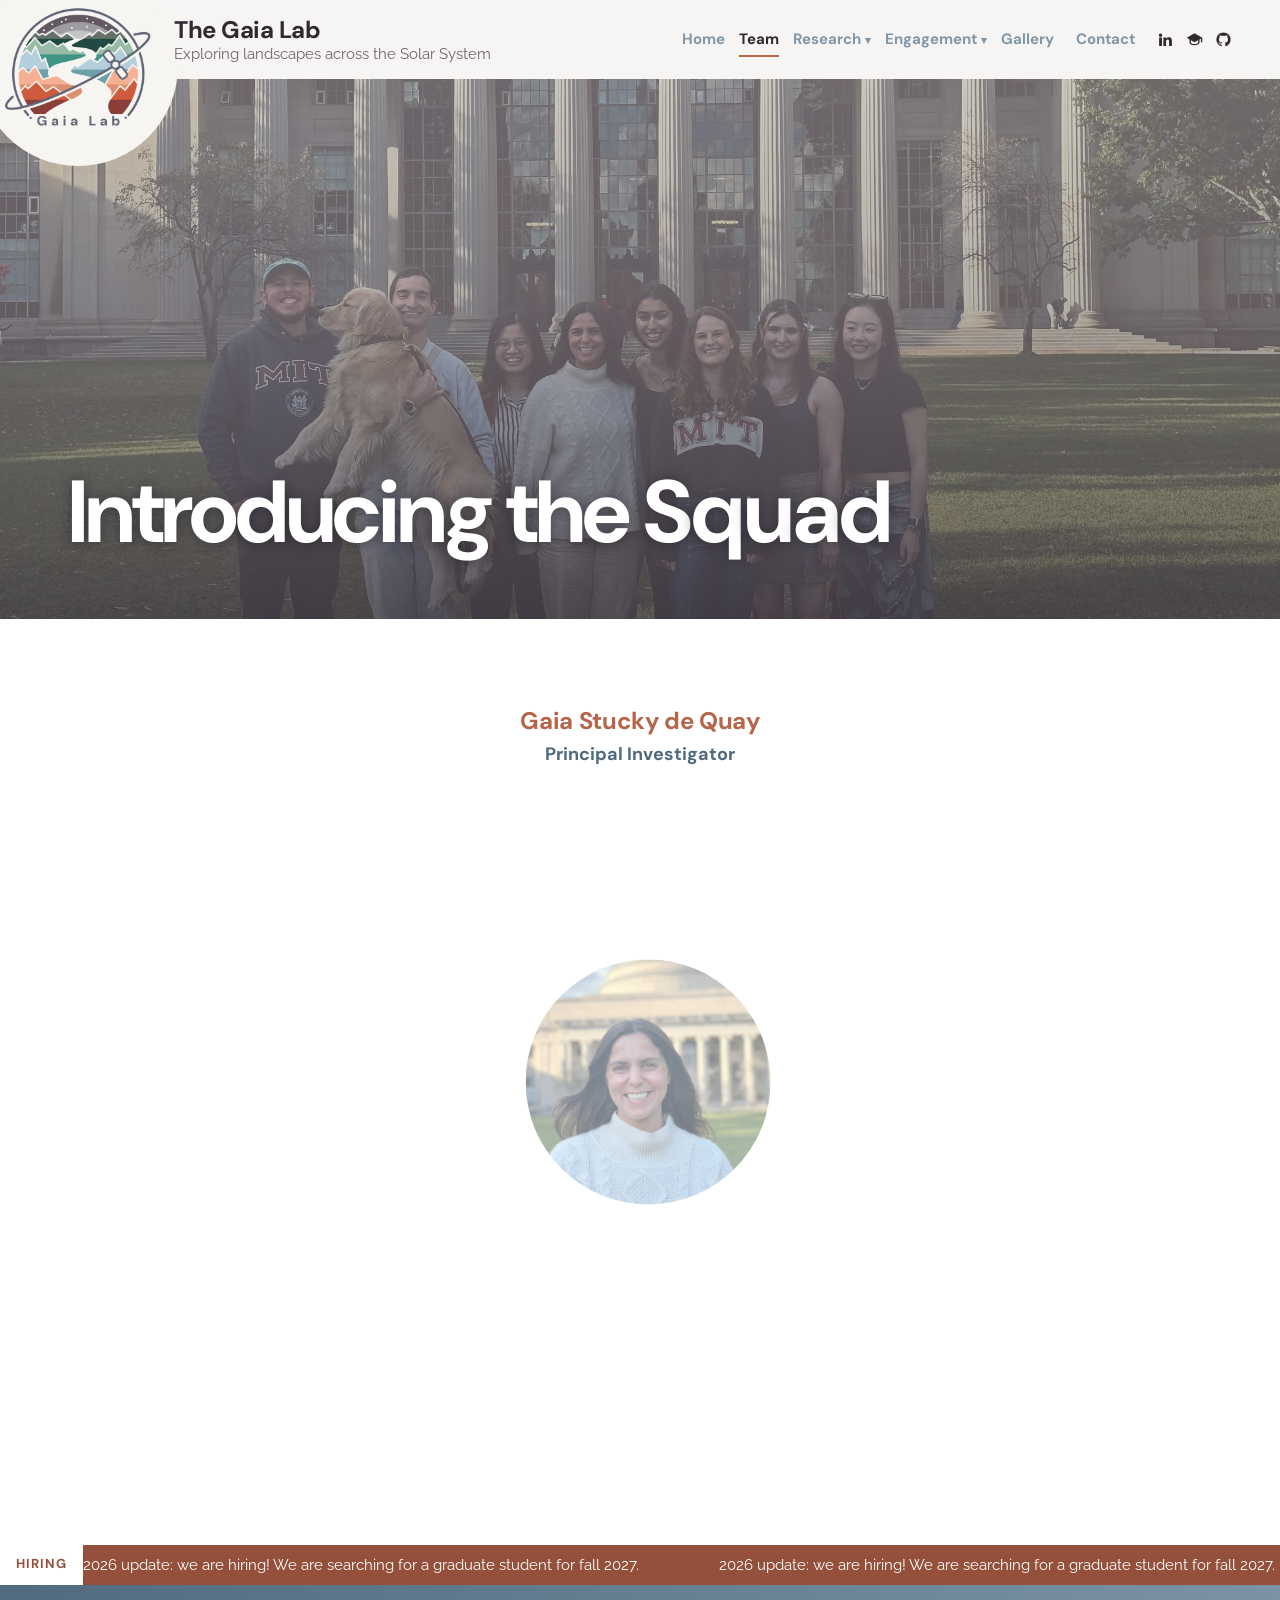
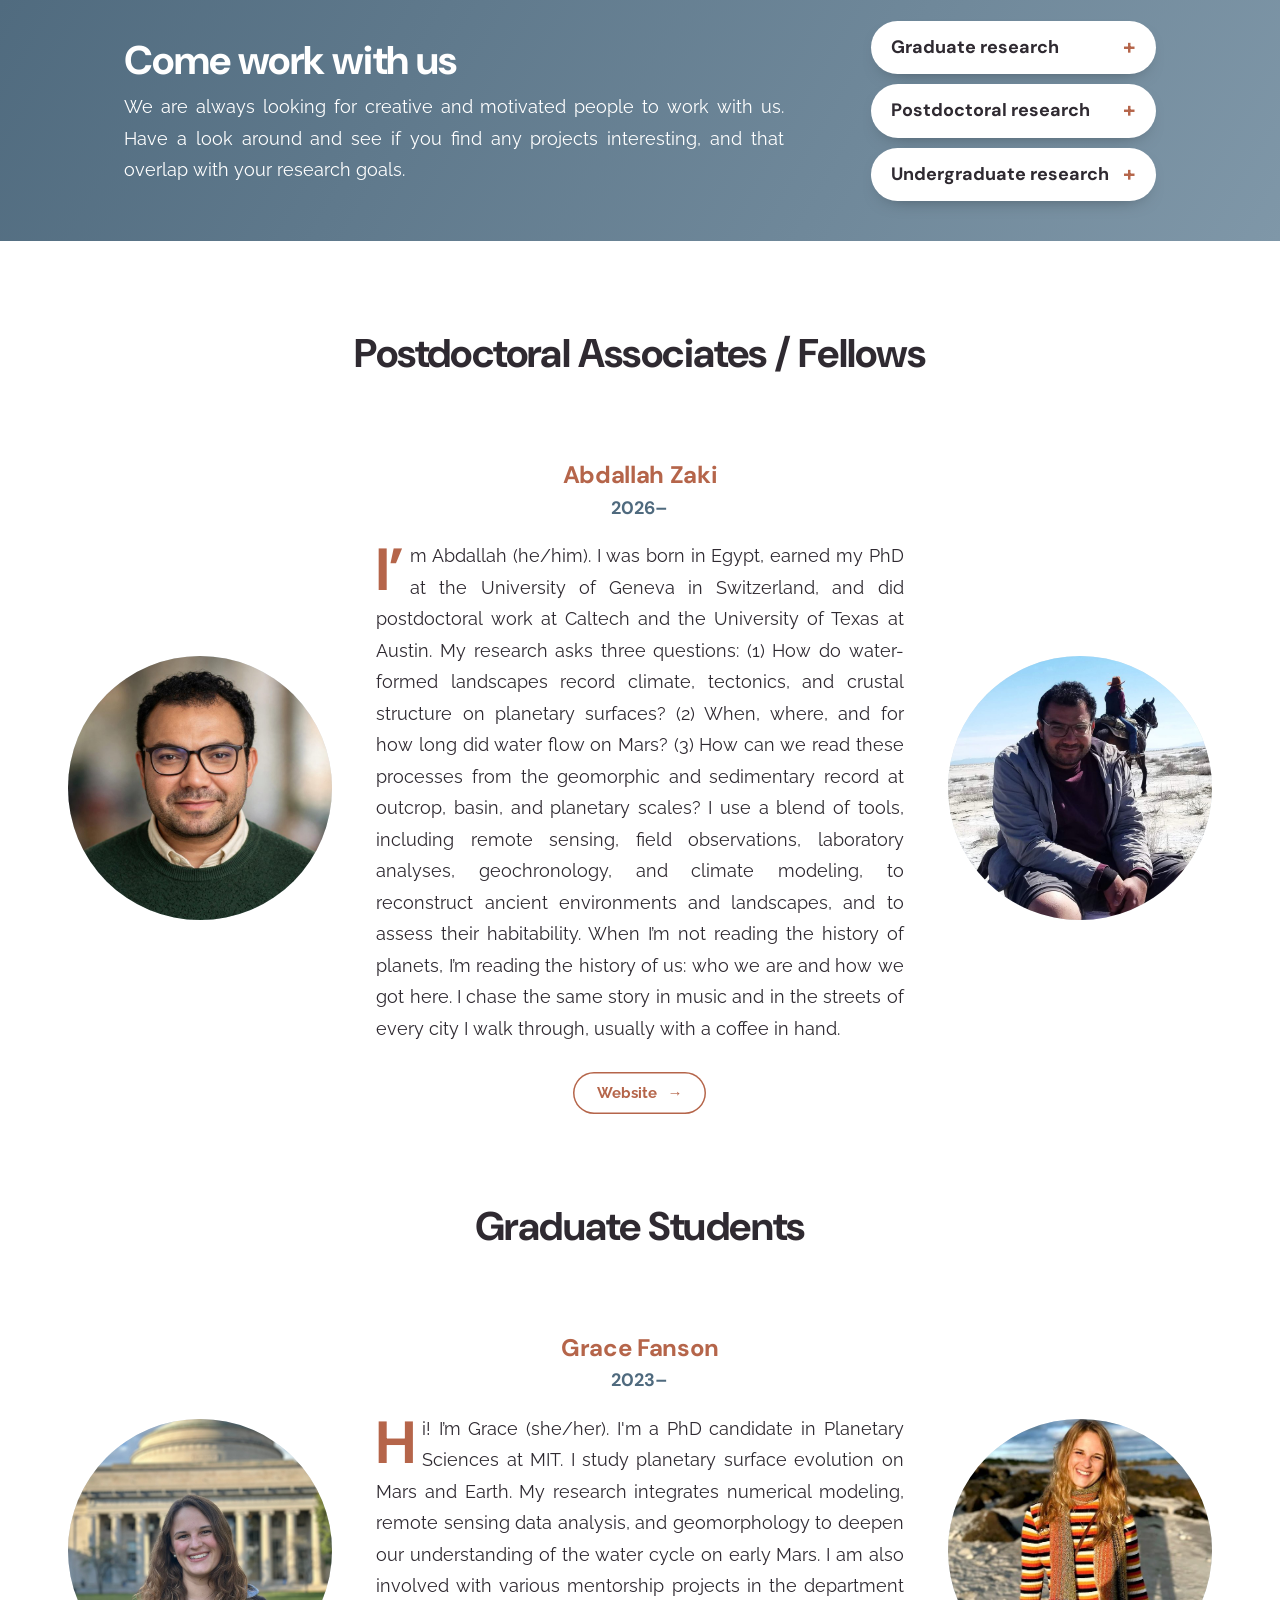
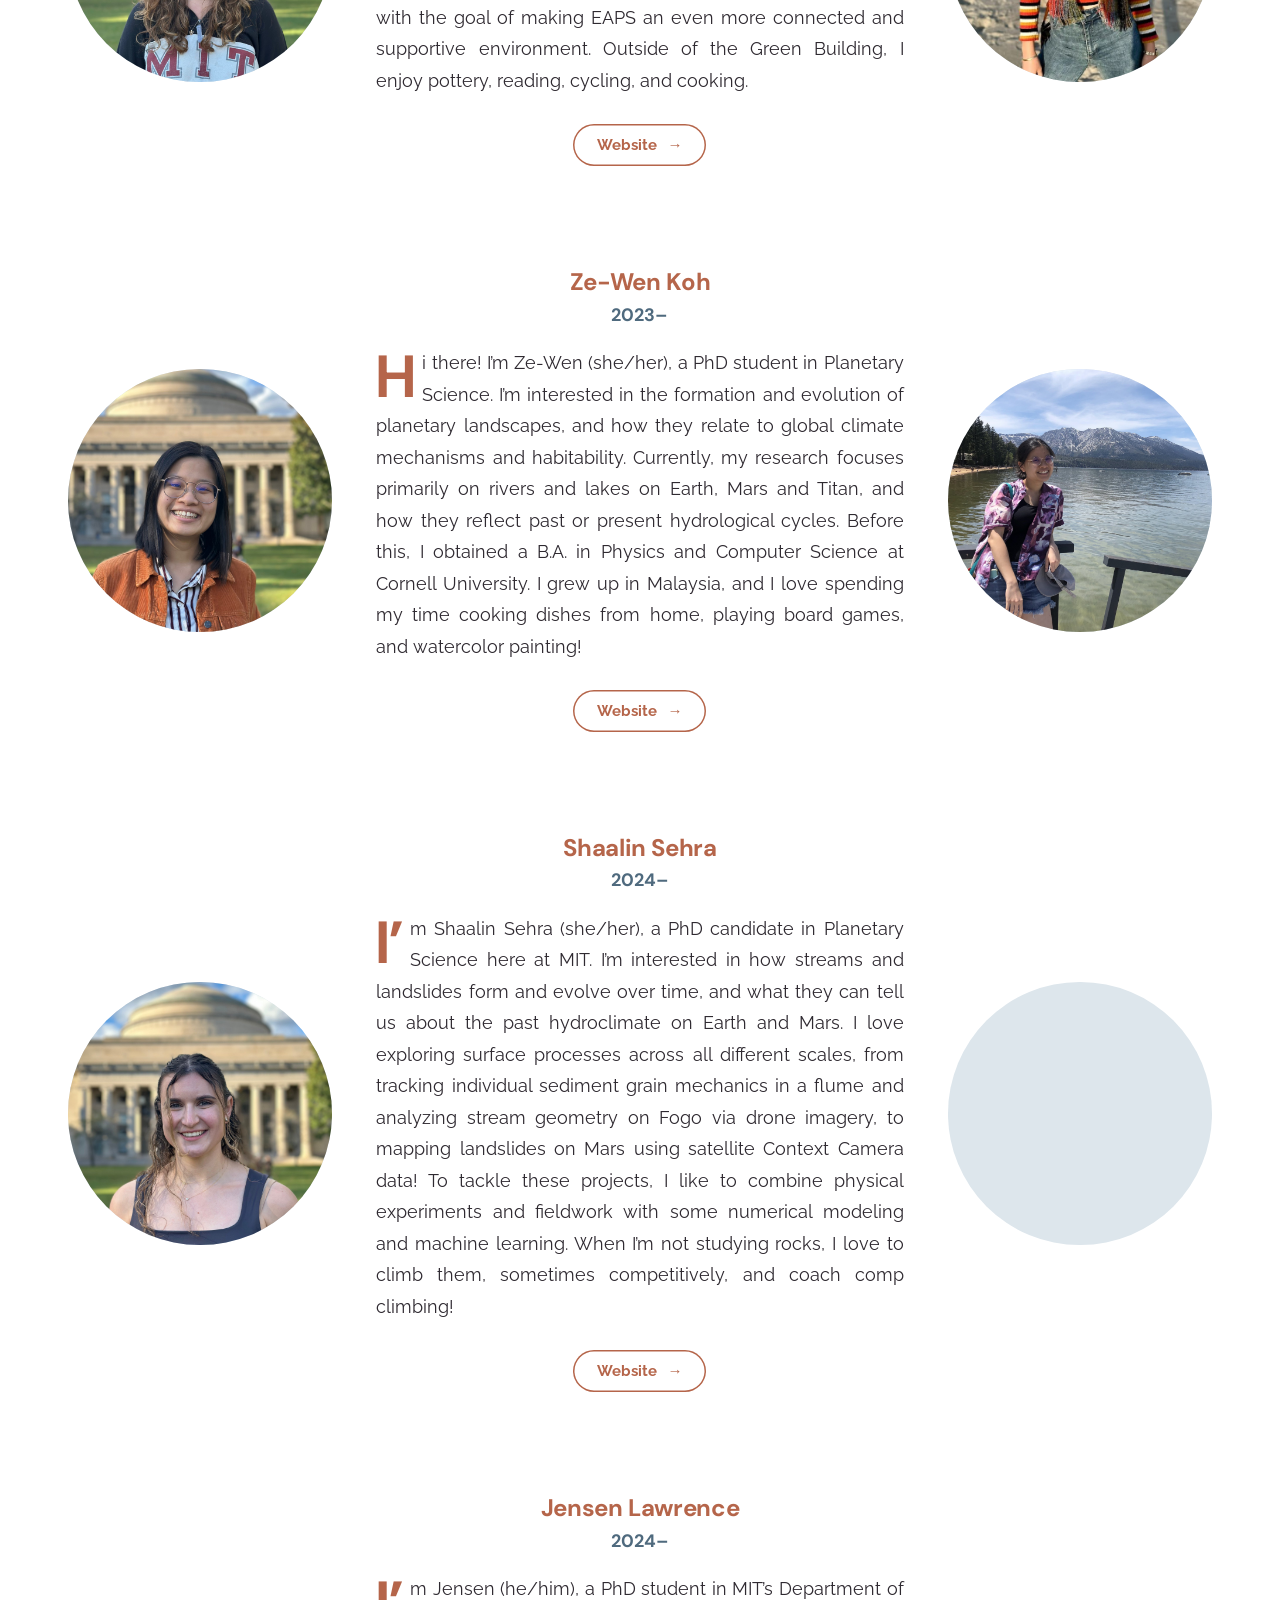
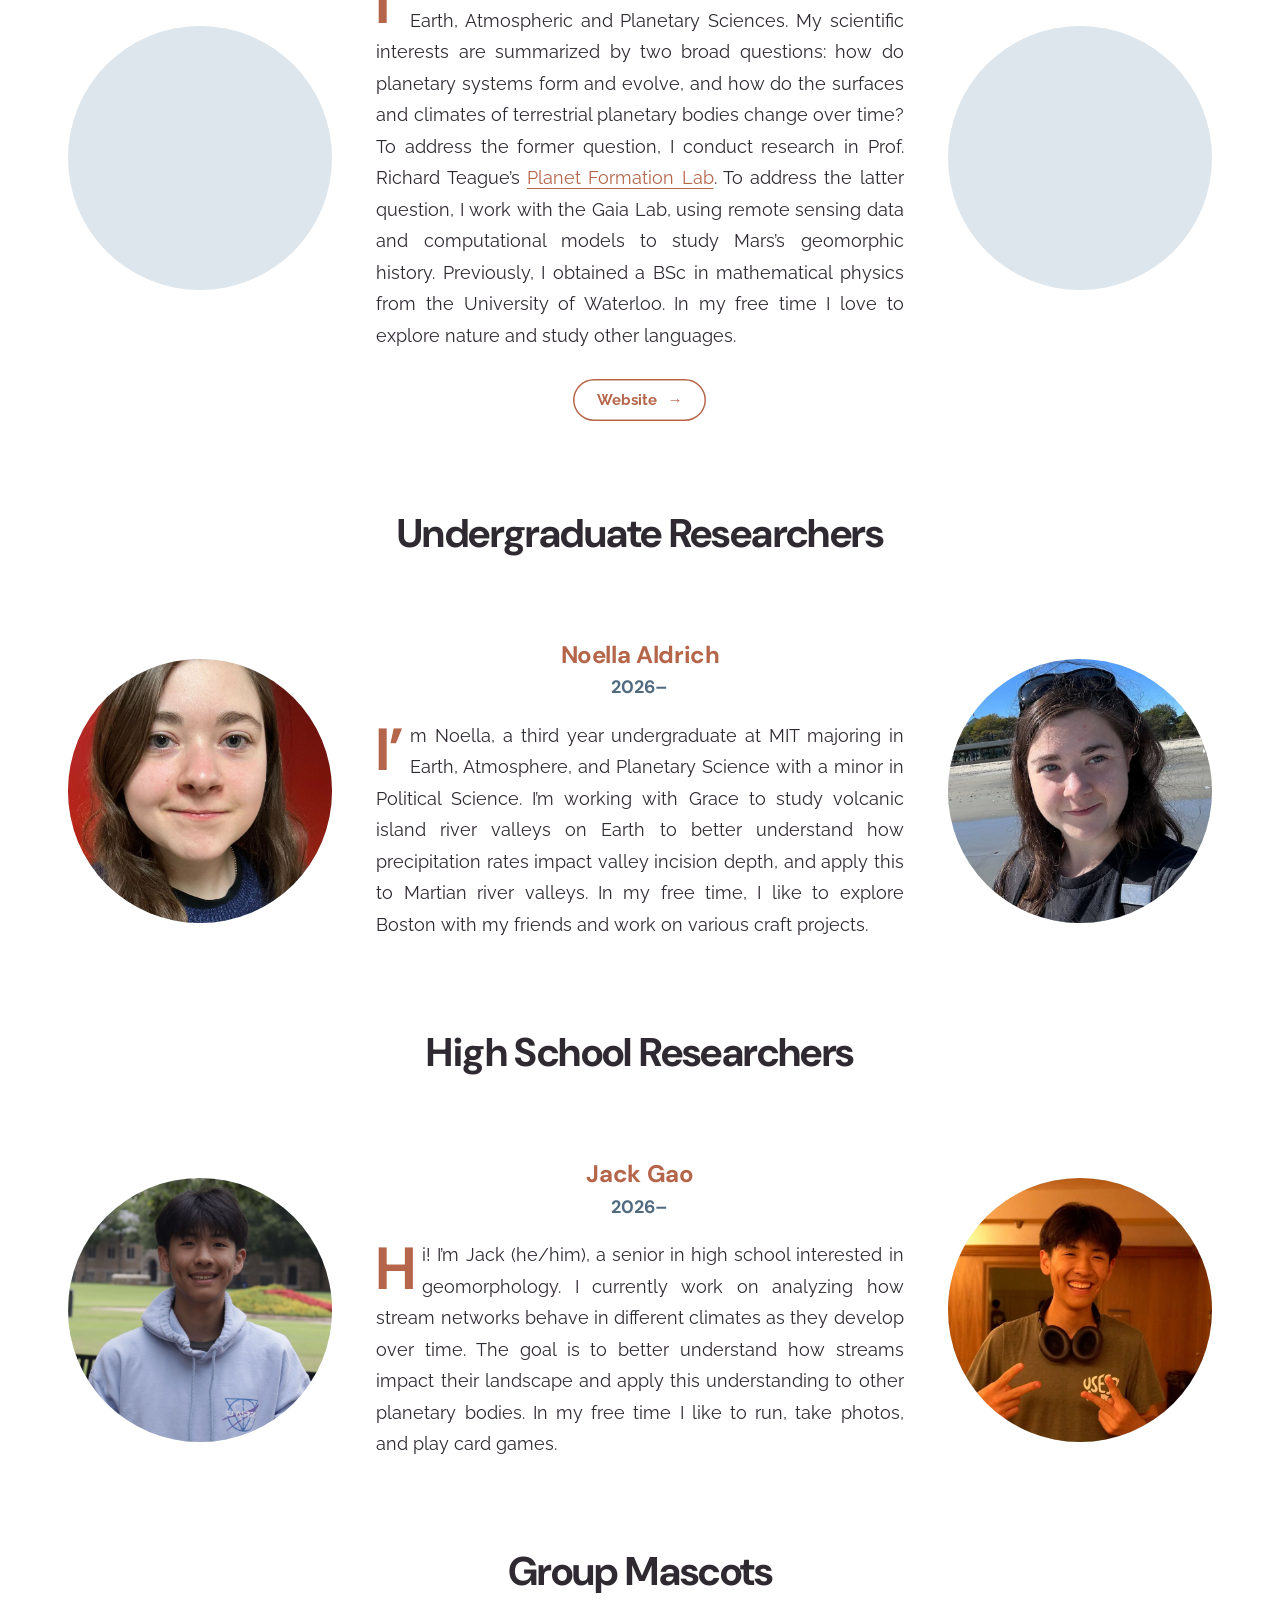
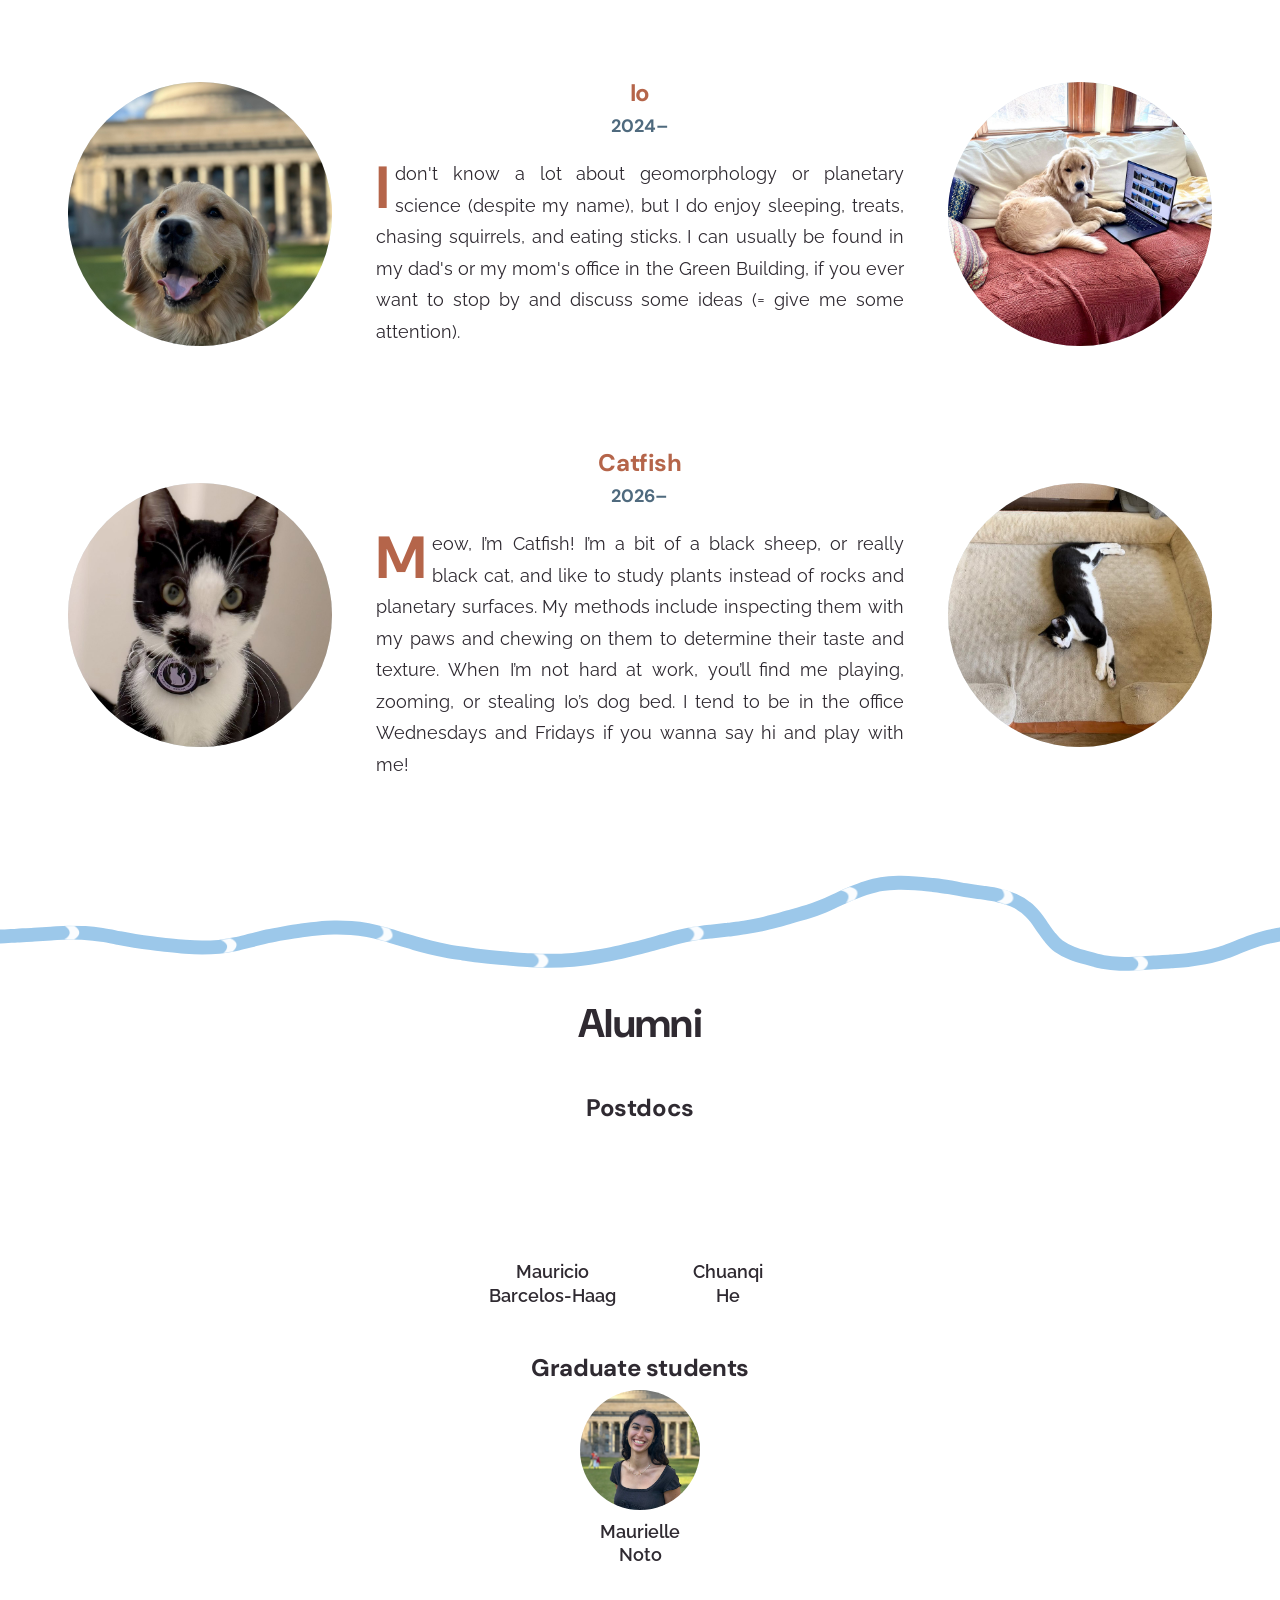
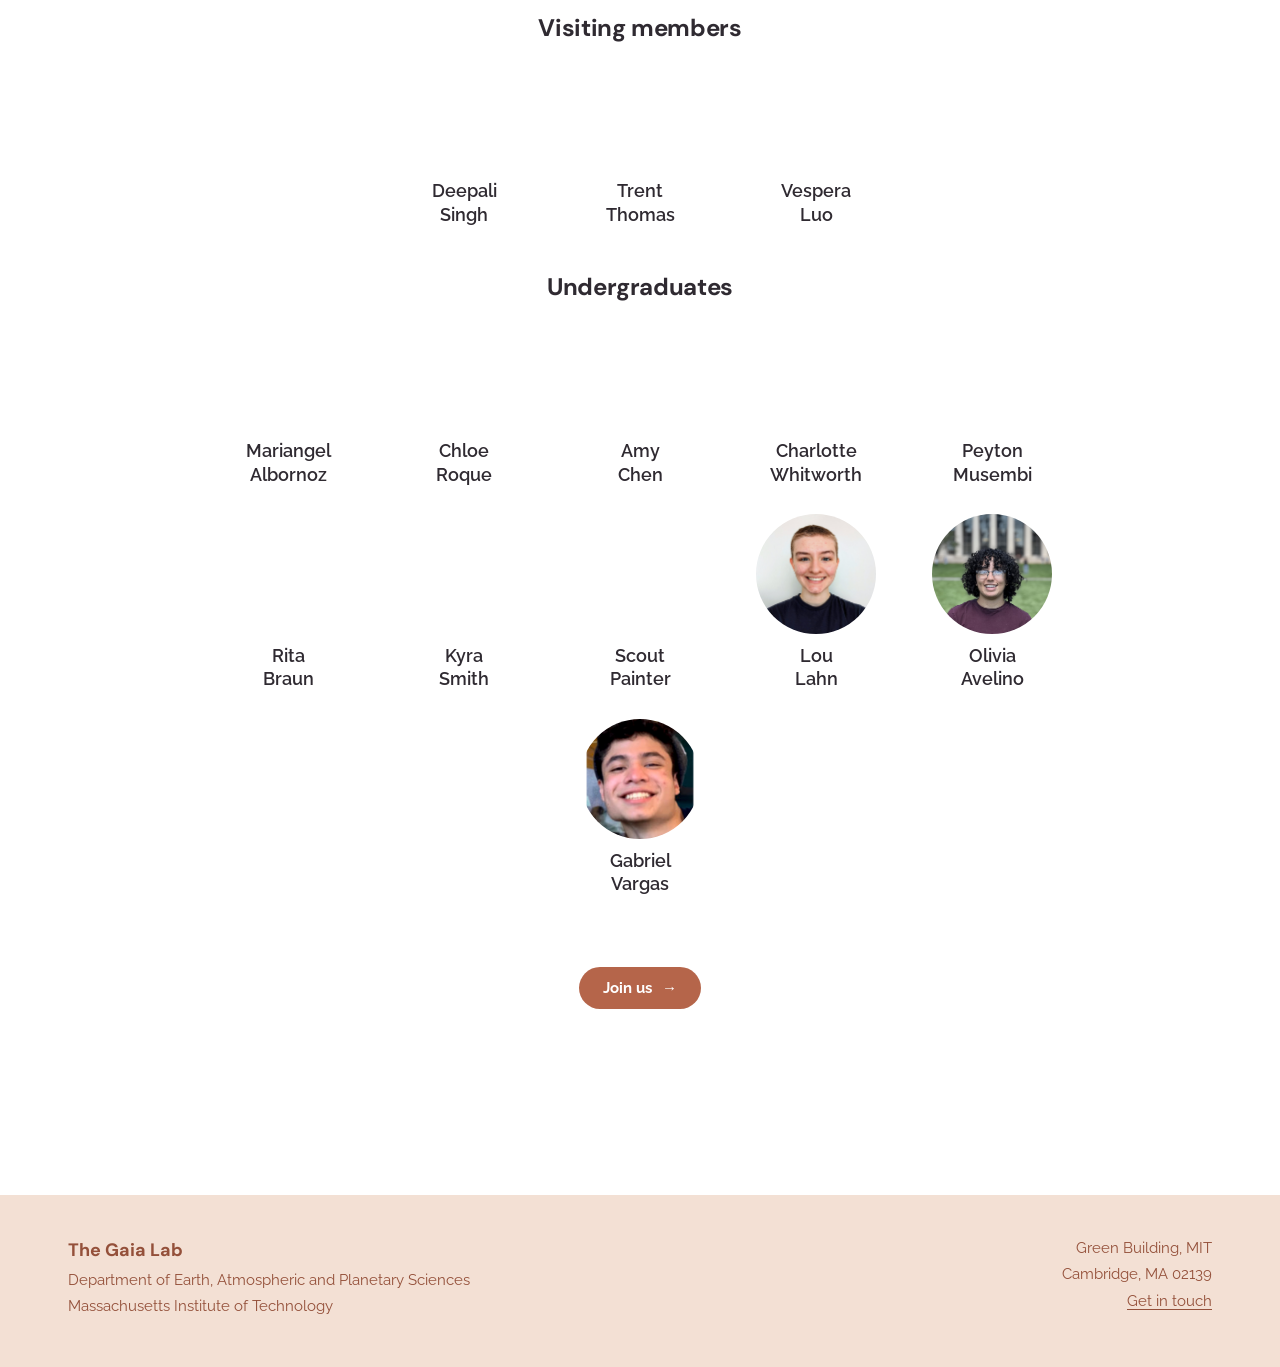
<file: team/index.html>
<!doctype html>
<html lang="en">
<head>
<meta charset="utf-8">
<meta name="viewport" content="width=device-width, initial-scale=1, viewport-fit=cover">
<title>Team | The Gaia Lab</title>
<meta name="description" content="Meet the members and alumni of the Gaia Lab at MIT.">
<link rel="preconnect" href="https://fonts.googleapis.com">
<link rel="preconnect" href="https://fonts.gstatic.com" crossorigin>
<link rel="stylesheet" href="https://fonts.googleapis.com/css2?family=DM+Sans:ital,opsz,wght@0,9..40,400;0,9..40,500;0,9..40,700;1,9..40,500&family=Raleway:ital,wght@0,400;0,700;1,400&display=swap">
<link rel="stylesheet" href="../assets/style.css?v=ef2475db">
<script data-goatcounter="https://thegaialab.goatcounter.com/count" async src="//gc.zgo.at/count.js"></script>
</head>
<body>
<a class="skip" href="#main">Skip to content</a>
<header class="site-head"><div class="head-in">
<a class="mark" href="../"><span class="mark-badge"><img class="mark-logo" src="../assets/logo.webp" alt="" width="900" height="856"></span><span class="mark-txt"><b>The Gaia Lab</b><span>Exploring landscapes across the Solar System</span></span></a>
<button class="menu-btn" id="menu-btn" type="button" aria-expanded="false" aria-controls="head-right" aria-label="Menu"><i></i><i></i><i></i></button>
<div class="head-right" id="head-right"><nav class="nav" aria-label="Main"><a href="../">Home</a><a href="../team/" aria-current="page">Team</a><div class="drop"><a href="../themes/" class="drop-top">Research <span aria-hidden="true">▾</span></a><div class="drop-menu"><a href="../themes/">Themes</a><a href="../publications/">Publications</a><a href="../resources/">Data &amp; code</a></div></div><div class="drop"><a href="../outreach/" class="drop-top">Engagement <span aria-hidden="true">▾</span></a><div class="drop-menu"><a href="../outreach/#teaching">Teaching</a><a href="../outreach/#talks">Outreach</a><a href="../outreach/#media">In the media</a></div></div><a href="../fieldwork/">Gallery</a><a href="../contact-cv/" class="nav-contact">Contact</a></nav><div class="icons"><a href="https://www.linkedin.com/company/136993897/" aria-label="LinkedIn"><svg viewBox="0 0 24 24"><path fill="currentColor" d="M4.98 3.5a2.5 2.5 0 1 1 0 5 2.5 2.5 0 0 1 0-5zM3 9h4v12H3zM9 9h3.8v1.7h.05c.53-1 1.84-2.05 3.8-2.05C20.6 8.65 21 11.2 21 14.5V21h-4v-5.8c0-1.4-.03-3.2-1.95-3.2-1.95 0-2.25 1.5-2.25 3.1V21H9z"/></svg></a><a href="https://scholar.google.com/citations?user=uJNld2AAAAAJ&amp;hl=en" aria-label="Google Scholar"><svg viewBox="0 0 24 24"><path fill="currentColor" d="M12 3 1 9.5l4 2.36V17c0 1.66 3.13 3 7 3s7-1.34 7-3v-5.14l2-1.18V16h2V9.5zm5 13.9c-.4.56-2.2 1.6-5 1.6s-4.6-1.04-5-1.6v-3.86l5 2.95 5-2.95z"/></svg></a><a href="https://github.com/gaiastucky" aria-label="GitHub"><svg viewBox="0 0 24 24"><path fill="currentColor" d="M12 2a10 10 0 0 0-3.16 19.49c.5.09.68-.22.68-.48v-1.7c-2.78.6-3.37-1.34-3.37-1.34-.45-1.15-1.11-1.46-1.11-1.46-.91-.62.07-.6.07-.6 1 .07 1.53 1.03 1.53 1.03.9 1.52 2.34 1.08 2.91.83.09-.65.35-1.08.63-1.33-2.22-.25-4.55-1.11-4.55-4.94 0-1.09.39-1.98 1.03-2.68-.1-.25-.45-1.27.1-2.65 0 0 .84-.27 2.75 1.02a9.6 9.6 0 0 1 5 0c1.91-1.29 2.75-1.02 2.75-1.02.55 1.38.2 2.4.1 2.65.64.7 1.03 1.59 1.03 2.68 0 3.84-2.34 4.69-4.57 4.93.36.31.68.92.68 1.85v2.74c0 .27.18.58.69.48A10 10 0 0 0 12 2z"/></svg></a></div></div>
</div></header>
<main id="main">
<section class="window team-hero" style="--img:url('../assets/banners/team.webp');--h:60vh;"><div class="in"><h1 data-hero>Introducing the <span class="wiggle" aria-label="Squad"><span style="--i:0" aria-hidden="true">S</span><span style="--i:1" aria-hidden="true">q</span><span style="--i:2" aria-hidden="true">u</span><span style="--i:3" aria-hidden="true">a</span><span style="--i:4" aria-hidden="true">d</span></span></h1></div></section>
<section class="section"><article class="person" id="gaia-stucky-de-quay" data-split>
<div class="pic round"><img src="../media/2025/10/gaia-edited.jpg" alt="Gaia Stucky de Quay" loading="lazy" decoding="async"></div>
<div><h3>Gaia Stucky de Quay</h3><p class="since">Principal Investigator</p><p class="bio drop">Hi, I'm Gaia (she/her). I'm an <strong>Assistant Professor</strong> at the <strong>Department of Earth, Atmospheric and Planetary Sciences (EAPS) at MIT</strong>. Born in Brazil, with Spanish citizenship, and raised in Portugal, I feel right at home in the warm, tropical climate of Boston. Before I ended up here, I obtained my PhD from Imperial College London (with a UChicago internship), and an MSci from University College London where I first fell in love with Earth and Planetary Sciences. Following that, I completed postdocs at UT Austin and my Assistant Professorship at MIT in 2023 and I am looking forward to getting my new group and lab up and running. In general, I'm interested in why landscapes look the way they do. I've looked at channels buried below the seabed, canyons in Iceland, and lakes on Mars -- but I'm always looking for new places to explore! My weak spot is a waterfall, how can you not love them? Outside of work, I love tennis, triathlons, art, reading, and so many other things that I can't fit here. <strong>Check out the amazing members of our group below :)</strong></p><div class="actions"><a class="btn " href="../contact-cv/">Get in touch <span class="arr" aria-hidden="true">→</span></a></div></div>
<div class="pic round"><img src="../media/2025/10/img_0736.jpg" alt="" loading="lazy" decoding="async"></div>
</article></section>
<section class="opps-banner"><div class="ticker" aria-label="News"><span class="ticker-tag">Hiring</span><div class="ticker-win"><div class="ticker-track"><span>2026 update: we are hiring! We are searching for a graduate student for fall 2027.</span><span aria-hidden="true">2026 update: we are hiring! We are searching for a graduate student for fall 2027.</span></div></div></div><div class="opps-in" id="opportunities"><div class="opps-head" data-reveal><h2 class="h2">Come work with us</h2><p>We are always looking for creative and motivated people to work with us. Have a look around and see if you find any projects interesting, and that overlap with your research goals.</p></div>
<ul class="ways-pills">
<li class="way" tabindex="0"><span class="way-btn">Graduate research</span><div class="way-bubble"><p>MIT EAPS accepts PhD <a href="https://eaps.mit.edu/education/graduate-program/graduate-admissions/">applications</a> each fall. Keep an eye out for <a href="https://www.nsf.gov/funding/initiatives/grfp">NSF GRFP</a> application deadlines in the fall. Please contact me or any group member with your CV and interests.</p><p>Unsure about how to apply or just want some guidance? Reach out to <a href="https://sites.google.com/view/eaps-student-advisory-council/application-assistance">EAPS's Application Mentorship Program (AMP)</a>!</p></div></li>
<li class="way" tabindex="0"><span class="way-btn">Postdoctoral research</span><div class="way-bubble"><p>There are a few options! EAPS has a <a href="https://eaps.mit.edu/research/postdoctoral-training/">Distinguished Postdoctoral Fellowship</a> and hosts the <a href="https://www.hsfoundation.org/programs/science/51-pegasi-b-fellowship/">51 Pegasi b Fellowship</a> or the MIT School of Science fellowship (applications due each fall). You can also reach out to collaborate on a NASA or NSF proposal (or any other sources)!</p><p><a href="https://docs.google.com/spreadsheets/d/1fpsPL2yb56wYmncEIYMf5oW-vTCRgzrtIYCPqF3P50o/edit?usp=sharing">Here is a sheet I made to help you find sources of funding to work with us!</a></p></div></li>
<li class="way" tabindex="0"><span class="way-btn">Undergraduate research</span><div class="way-bubble"><p>Look through MIT's <a href="https://urop.mit.edu/">UROP</a> or <a href="https://oge.mit.edu/msrp/">MSRP</a> programs and contact me or any group member with your CV and interests.</p></div></li>
</ul></div></section>
<section class="section"><div class="group-head" data-reveal><h2 class="h2">Postdoctoral Associates / Fellows</h2></div><div class="stack-people"><article class="person" id="abdallah-zaki" data-split>
<div class="pic round"><img src="../assets/people/abdallah-1.jpg" alt="Abdallah Zaki" loading="lazy" decoding="async"></div>
<div><h3>Abdallah Zaki</h3><p class="since">2026–</p><p class="bio drop">I’m Abdallah (he/him). I was born in Egypt, earned my PhD at the University of Geneva in Switzerland, and did postdoctoral work at Caltech and the University of Texas at Austin. My research asks three questions: (1) How do water-formed landscapes record climate, tectonics, and crustal structure on planetary surfaces? (2) When, where, and for how long did water flow on Mars? (3) How can we read these processes from the geomorphic and sedimentary record at outcrop, basin, and planetary scales? I use a blend of tools, including remote sensing, field observations, laboratory analyses, geochronology, and climate modeling, to reconstruct ancient environments and landscapes, and to assess their habitability. When I’m not reading the history of planets, I’m reading the history of us: who we are and how we got here. I chase the same story in music and in the streets of every city I walk through, usually with a coffee in hand.</p><div class="actions"><a class="btn line" href="https://abdallahszaki.com/">Website <span class="arr" aria-hidden="true">→</span></a></div></div>
<div class="pic round"><img src="../assets/people/abdallah-2.jpg" alt="" loading="lazy" decoding="async"></div>
</article></div></section><section class="section"><div class="group-head" data-reveal><h2 class="h2">Graduate Students</h2></div><div class="stack-people"><article class="person" id="grace-fanson" data-split>
<div class="pic round"><img src="../media/2025/10/grace.jpg" alt="Grace Fanson" loading="lazy" decoding="async"></div>
<div><h3>Grace Fanson</h3><p class="since">2023–</p><p class="bio drop">Hi! I’m Grace (she/her). I'm a PhD candidate in Planetary Sciences at MIT. I study planetary surface evolution on Mars and Earth. My research integrates numerical modeling, remote sensing data analysis, and geomorphology to deepen our understanding of the water cycle on early Mars. I am also involved with various mentorship projects in the department with the goal of making EAPS an even more connected and supportive environment. Outside of the Green Building, I enjoy pottery, reading, cycling, and cooking.</p><div class="actions"><a class="btn line" href="https://gracefanson.com/">Website <span class="arr" aria-hidden="true">→</span></a></div></div>
<div class="pic round"><img src="../media/2023/08/gaialab2.jpg" alt="" loading="lazy" decoding="async"></div>
</article><article class="person" id="ze-wen-koh" data-split>
<div class="pic round"><img src="../media/2025/10/ze-wen.jpg" alt="Ze-Wen Koh" loading="lazy" decoding="async"></div>
<div><h3>Ze-Wen Koh</h3><p class="since">2023–</p><p class="bio drop">Hi there! I’m Ze-Wen (she/her), a PhD student in Planetary Science. I’m interested in the formation and evolution of planetary landscapes, and how they relate to global climate mechanisms and habitability. Currently, my research focuses primarily on rivers and lakes on Earth, Mars and Titan, and how they reflect past or present hydrological cycles. Before this, I obtained a B.A. in Physics and Computer Science at Cornell University. I grew up in Malaysia, and I love spending my time cooking dishes from home, playing board games, and watercolor painting!</p><div class="actions"><a class="btn line" href="https://kohzewen.github.io/">Website <span class="arr" aria-hidden="true">→</span></a></div></div>
<div class="pic round"><img src="../media/2023/08/img_0722_original.jpeg" alt="" loading="lazy" decoding="async"></div>
</article><article class="person" id="shaalin-sehra" data-split>
<div class="pic round"><img src="../media/2025/10/shaalin.jpg" alt="Shaalin Sehra" loading="lazy" decoding="async"></div>
<div><h3>Shaalin Sehra</h3><p class="since">2024–</p><p class="bio drop">I’m Shaalin Sehra (she/her), a PhD candidate in Planetary Science here at MIT. I’m interested in how streams and landslides form and evolve over time, and what they can tell us about the past hydroclimate on Earth and Mars. I love exploring surface processes across all different scales, from tracking individual sediment grain mechanics in a flume and analyzing stream geometry on Fogo via drone imagery, to mapping landslides on Mars using satellite Context Camera data! To tackle these projects, I like to combine physical experiments and fieldwork with some numerical modeling and machine learning. When I’m not studying rocks, I love to climb them, sometimes competitively, and coach comp climbing!</p><div class="actions"><a class="btn line" href="https://www.shaalinsehra.com/">Website <span class="arr" aria-hidden="true">→</span></a></div></div>
<div class="pic round"><img src="../media/2025/10/goodfieldmecapeverde1.jpeg" alt="" loading="lazy" decoding="async"></div>
</article><article class="person" id="jensen-lawrence" data-split>
<div class="pic round"><img src="../media/2024/09/portrait.png" alt="Jensen Lawrence" loading="lazy" decoding="async"></div>
<div><h3>Jensen Lawrence</h3><p class="since">2024–</p><p class="bio drop">I’m Jensen (he/him), a PhD student in MIT’s Department of Earth, Atmospheric and Planetary Sciences. My scientific interests are summarized by two broad questions: how do planetary systems form and evolve, and how do the surfaces and climates of terrestrial planetary bodies change over time? To address the former question, I conduct research in Prof. Richard Teague’s <a href="https://pfl.mit.edu/">Planet Formation Lab</a>. To address the latter question, I work with the Gaia Lab, using remote sensing data and computational models to study Mars’s geomorphic history. Previously, I obtained a BSc in mathematical physics from the University of Waterloo. In my free time I love to explore nature and study other languages.</p><div class="actions"><a class="btn line" href="https://jensenlawrence.github.io/">Website <span class="arr" aria-hidden="true">→</span></a></div></div>
<div class="pic round"><img src="../media/2024/09/fieldwork.png" alt="" loading="lazy" decoding="async"></div>
</article></div></section><section class="section"><div class="group-head" data-reveal><h2 class="h2">Undergraduate Researchers</h2></div><div class="stack-people"><article class="person" id="noella-aldrich" data-split>
<div class="pic round"><img src="../assets/people/noella-2.jpg" alt="Noella Aldrich" loading="lazy" decoding="async"></div>
<div><h3>Noella Aldrich</h3><p class="since">2026–</p><p class="bio drop">I’m Noella, a third year undergraduate at MIT majoring in Earth, Atmosphere, and Planetary Science with a minor in Political Science. I’m working with Grace to study volcanic island river valleys on Earth to better understand how precipitation rates impact valley incision depth, and apply this to Martian river valleys. In my free time, I like to explore Boston with my friends and work on various craft projects.</p></div>
<div class="pic round"><img src="../assets/people/noella-1.jpg" alt="" loading="lazy" decoding="async"></div>
</article></div></section><section class="section"><div class="group-head" data-reveal><h2 class="h2">High School Researchers</h2></div><div class="stack-people"><article class="person" id="jack-gao" data-split>
<div class="pic round"><img src="../assets/people/jack-1.jpg" alt="Jack Gao" loading="lazy" decoding="async"></div>
<div><h3>Jack Gao</h3><p class="since">2026–</p><p class="bio drop">Hi! I’m Jack (he/him), a senior in high school interested in geomorphology. I currently work on analyzing how stream networks behave in different climates as they develop over time. The goal is to better understand how streams impact their landscape and apply this understanding to other planetary bodies. In my free time I like to run, take photos, and play card games.</p></div>
<div class="pic round"><img src="../assets/people/jack-2.jpg" alt="" loading="lazy" decoding="async"></div>
</article></div></section>
<section class="section"><div class="group-head" data-reveal><h2 class="h2">Group Mascots</h2></div><div class="stack-people"><article class="person" id="io" data-split>
<div class="pic round"><img src="../media/2025/10/io.jpg" alt="Io" loading="lazy" decoding="async"></div>
<div><h3>Io</h3><p class="since">2024–</p><p class="bio drop">I don't know a lot about geomorphology or planetary science (despite my name), but I do enjoy sleeping, treats, chasing squirrels, and eating sticks. I can usually be found in my dad's or my mom's office in the Green Building, if you ever want to stop by and discuss some ideas (= give me some attention).</p></div>
<div class="pic round"><img src="../media/2024/03/9655894b-0538-401f-8366-a546c524ba9d-edited.jpg" alt="" loading="lazy" decoding="async"></div>
</article><article class="person" id="catfish" data-split>
<div class="pic round"><img src="../assets/people/catfish-1.jpg" alt="Catfish" loading="lazy" decoding="async"></div>
<div><h3>Catfish</h3><p class="since">2026–</p><p class="bio drop">Meow, I’m Catfish! I’m a bit of a black sheep, or really black cat, and like to study plants instead of rocks and planetary surfaces. My methods include inspecting them with my paws and chewing on them to determine their taste and texture. When I’m not hard at work, you’ll find me playing, zooming, or stealing Io’s dog bed. I tend to be in the office Wednesdays and Fridays if you wanna say hi and play with me!</p></div>
<div class="pic round"><img src="../assets/people/catfish-2.jpg" alt="" loading="lazy" decoding="async"></div>
</article></div></section>
<div class="river" data-river aria-hidden="true"><svg viewBox="0 0 1200 100" preserveAspectRatio="xMidYMid meet"><defs><path id="rv3c" d="M-1 -6.5 Q9 0 -1 6.5 L-10 6.5 Q0 0 -10 -6.5 Z"/><path id="rv3cs" d="M-1 -3.5 Q5 0 -1 3.5 L-6 3.5 Q0 0 -6 -3.5 Z"/><path id="rv3m" d="M-16.0 63.0 C-13.3 62.9 -5.3 62.7 -0.0 62.4 C5.3 62.2 10.6 61.8 15.9 61.5 C21.2 61.2 26.5 61.0 31.8 60.6 C37.2 60.3 42.5 59.9 47.8 59.6 C53.1 59.3 58.4 58.8 63.7 58.7 C69.0 58.7 74.4 58.7 79.7 59.1 C85.0 59.4 90.3 60.0 95.5 60.8 C100.6 61.5 105.7 62.6 110.8 63.6 C116.0 64.5 121.1 65.6 126.2 66.4 C131.4 67.2 136.6 67.9 141.9 68.5 C147.1 69.2 152.3 69.9 157.6 70.5 C162.8 71.1 168.1 71.7 173.4 72.0 C178.7 72.4 184.0 72.7 189.4 72.7 C194.7 72.7 200.1 72.5 205.3 72.0 C210.6 71.4 215.7 70.5 220.8 69.5 C225.9 68.5 230.8 67.1 235.8 65.9 C240.8 64.7 245.7 63.3 250.7 62.2 C255.8 61.1 260.9 60.2 266.1 59.3 C271.2 58.4 276.4 57.5 281.6 56.8 C286.8 56.1 292.0 55.3 297.3 54.9 C302.6 54.4 307.9 53.9 313.2 53.9 C318.5 53.8 323.9 54.0 329.2 54.4 C334.4 54.8 339.7 55.5 344.9 56.4 C350.0 57.3 355.0 58.6 359.9 60.0 C364.8 61.3 369.5 62.9 374.3 64.4 C379.2 65.8 383.9 67.3 388.8 68.7 C393.7 70.1 398.7 71.4 403.7 72.6 C408.6 73.8 413.7 74.9 418.8 75.9 C423.9 76.9 429.1 77.6 434.3 78.4 C439.5 79.1 444.7 79.9 450.0 80.5 C455.2 81.2 460.5 81.8 465.7 82.2 C471.0 82.7 476.3 83.1 481.6 83.5 C486.9 83.9 492.2 84.3 497.5 84.6 C502.8 84.9 508.2 85.1 513.5 85.1 C518.8 85.1 524.2 85.1 529.5 84.8 C534.8 84.5 540.1 84.0 545.3 83.3 C550.6 82.7 555.7 81.9 560.9 81.0 C566.1 80.1 571.2 79.2 576.3 78.1 C581.3 77.1 586.3 75.8 591.3 74.6 C596.3 73.4 601.3 72.2 606.2 70.9 C611.2 69.6 616.0 68.2 620.9 66.8 C625.8 65.5 630.6 64.0 635.6 62.8 C640.6 61.6 645.7 60.6 650.9 59.7 C656.0 58.9 661.3 58.3 666.5 57.7 C671.8 57.1 677.1 56.6 682.3 56.0 C687.6 55.3 692.8 54.7 698.0 53.9 C703.2 53.1 708.3 52.2 713.4 51.1 C718.4 50.0 723.4 48.7 728.3 47.4 C733.2 46.1 738.1 44.6 742.9 43.2 C747.8 41.8 752.8 40.6 757.6 39.1 C762.3 37.6 767.0 35.8 771.5 34.0 C776.0 32.2 780.2 30.0 784.5 28.1 C788.9 26.1 793.2 24.1 797.7 22.2 C802.2 20.4 806.7 18.5 811.5 17.0 C816.2 15.5 821.2 14.0 826.3 13.2 C831.4 12.4 836.9 12.1 842.2 12.0 C847.5 11.9 852.9 12.1 858.2 12.5 C863.5 12.8 868.7 13.4 874.0 14.0 C879.2 14.6 884.5 15.2 889.6 16.1 C894.8 16.9 899.9 18.0 905.0 18.9 C910.2 19.7 915.5 20.3 920.6 21.1 C925.8 21.9 931.1 22.6 936.1 23.8 C941.0 25.0 946.0 26.4 950.4 28.4 C954.7 30.3 958.7 32.7 962.0 35.4 C965.4 38.0 968.0 41.0 970.6 44.0 C973.1 47.0 975.0 50.3 977.2 53.4 C979.5 56.5 981.5 59.7 984.0 62.7 C986.5 65.7 989.0 68.9 992.5 71.4 C995.9 73.9 1000.3 76.1 1004.8 77.9 C1009.2 79.7 1014.2 81.1 1019.1 82.4 C1024.0 83.8 1028.9 85.2 1034.0 86.2 C1039.1 87.1 1044.5 87.7 1049.7 87.9 C1055.0 88.2 1060.4 87.9 1065.7 87.7 C1071.0 87.5 1076.3 86.9 1081.6 86.6 C1086.9 86.3 1092.3 86.1 1097.6 85.7 C1102.9 85.3 1108.2 85.0 1113.4 84.4 C1118.7 83.8 1123.9 83.1 1129.0 82.1 C1134.1 81.1 1139.1 79.8 1143.9 78.4 C1148.7 76.9 1153.3 75.1 1157.9 73.4 C1162.5 71.6 1166.8 69.6 1171.4 67.9 C1176.1 66.2 1180.9 64.7 1185.8 63.4 C1190.7 62.1 1195.9 61.2 1201.0 60.2 C1206.1 59.3 1211.3 58.4 1216.5 57.7 C1221.7 56.9 1226.9 56.2 1232.2 55.7 C1237.5 55.1 1242.8 54.7 1248.1 54.5 C1253.4 54.3 1258.8 54.3 1264.1 54.3 C1269.4 54.3 1277.4 54.4 1280.1 54.4" pathLength="1"/></defs><use class="water" href="#rv3m"/><g class="chevs"><g class="chev"><use href="#rv3c"/><animateMotion dur="11s" begin="-0.00s" repeatCount="indefinite" rotate="auto"><mpath href="#rv3m"/></animateMotion></g><g class="chev"><use href="#rv3c"/><animateMotion dur="11s" begin="-1.22s" repeatCount="indefinite" rotate="auto"><mpath href="#rv3m"/></animateMotion></g><g class="chev"><use href="#rv3c"/><animateMotion dur="11s" begin="-2.44s" repeatCount="indefinite" rotate="auto"><mpath href="#rv3m"/></animateMotion></g><g class="chev"><use href="#rv3c"/><animateMotion dur="11s" begin="-3.67s" repeatCount="indefinite" rotate="auto"><mpath href="#rv3m"/></animateMotion></g><g class="chev"><use href="#rv3c"/><animateMotion dur="11s" begin="-4.89s" repeatCount="indefinite" rotate="auto"><mpath href="#rv3m"/></animateMotion></g><g class="chev"><use href="#rv3c"/><animateMotion dur="11s" begin="-6.11s" repeatCount="indefinite" rotate="auto"><mpath href="#rv3m"/></animateMotion></g><g class="chev"><use href="#rv3c"/><animateMotion dur="11s" begin="-7.33s" repeatCount="indefinite" rotate="auto"><mpath href="#rv3m"/></animateMotion></g><g class="chev"><use href="#rv3c"/><animateMotion dur="11s" begin="-8.56s" repeatCount="indefinite" rotate="auto"><mpath href="#rv3m"/></animateMotion></g><g class="chev"><use href="#rv3c"/><animateMotion dur="11s" begin="-9.78s" repeatCount="indefinite" rotate="auto"><mpath href="#rv3m"/></animateMotion></g></g></svg></div>
<section class="section alumni-sec"><div class="group-head" data-reveal><h2 class="h2">Alumni</h2></div><div class="alumni-tiers"><div class="alum-row" data-reveal><h3 class="sub">Postdocs</h3><ul class="alum-faces"><li class="alum-face" tabindex="0"><div class="alum-flip" style="--d:0"><div class="pic round af-front"><img src="../media/2025/10/mauricio.jpg" alt="Mauricio Barcelos-Haag" loading="lazy" decoding="async"></div><div class="pic round af-back"><img src="../media/2025/10/whatsapp-image-2025-07-14-at-12.27.28.jpeg" alt="" loading="lazy" decoding="async"></div></div><span class="alum-name">Mauricio<br>Barcelos-Haag</span><span class="alum-card"><b>Mauricio Barcelos-Haag</b><span>Molina Postdoctoral Fellow (2025–2026)</span><span>Project: Lithology and climate controls on landscape evolution</span><span>Now: Assistant Professor at the University of Hawaiʻi at Mānoa (USA).</span></span></li><li class="alum-face" tabindex="0"><div class="alum-flip" style="--d:1"><div class="pic round af-front"><img src="../media/2023/03/photo-21_chuanqi-edited.jpg" alt="Chuanqi He" loading="lazy" decoding="async"></div><div class="pic round af-back"><img src="../media/2023/02/screen-shot-2023-02-26-at-11.16.13.png" alt="" loading="lazy" decoding="async"></div></div><span class="alum-name">Chuanqi<br>He</span><span class="alum-card"><b>Chuanqi He</b><span>Postdoctoral Associate (2023–2025)</span><span>Project: Mars flood outlets and water cycles</span><span>Now: Associate Professor at Sun Yat-sen University (China).</span></span></li></ul></div><div class="alum-row" data-reveal><h3 class="sub">Graduate students</h3><ul class="alum-faces"><li class="alum-face" tabindex="0"><div class="alum-flip" style="--d:0"><div class="pic round af-front"><img src="../media/2025/10/maurielle.jpg" alt="Maurielle Noto" loading="lazy" decoding="async"></div><div class="pic round af-back"><img src="../media/2023/08/img_7b7b48fb3432-1-edited.jpeg" alt="" loading="lazy" decoding="async"></div></div><span class="alum-name">Maurielle<br>Noto</span><span class="alum-card"><b>Maurielle Noto</b><span>Master&#x27;s student (2025–2026)</span><span>Project: Global valley widths on Mars</span></span></li></ul></div><div class="alum-row" data-reveal><h3 class="sub">Visiting members</h3><ul class="alum-faces"><li class="alum-face" tabindex="0"><div class="alum-flip" style="--d:0"><div class="pic round af-front"><img src="../assets/people/deepali-1.jpg" alt="Deepali Singh" loading="lazy" decoding="async"></div><div class="pic round af-back"><img src="../assets/people/deepali-2.jpg" alt="" loading="lazy" decoding="async"></div></div><span class="alum-name">Deepali<br>Singh</span><span class="alum-card"><b>Deepali Singh</b><span>Visiting Postdoc (2026)</span><span>Project: Wet-dry cycles in Martian paleolakes</span></span></li><li class="alum-face" tabindex="0"><div class="alum-flip" style="--d:1"><div class="pic round af-front"><img src="../media/2024/03/photo_serious21-edited.jpg" alt="Trent Thomas" loading="lazy" decoding="async"></div><div class="pic round af-back"><img src="../media/2024/03/photo_fun74.jpg" alt="" loading="lazy" decoding="async"></div></div><span class="alum-name">Trent<br>Thomas</span><span class="alum-card"><b>Trent Thomas</b><span>Visiting Student (2024)</span><span>Project: Machine learning maps of alluvial fans on Earth and Mars</span></span></li><li class="alum-face" tabindex="0"><div class="alum-flip" style="--d:2"><div class="pic round af-front"><img src="../media/2023/05/image64-1-edited.jpg" alt="Vespera Luo" loading="lazy" decoding="async"></div><div class="pic round af-back"><img src="../media/2023/05/image102-edited.jpg" alt="" loading="lazy" decoding="async"></div></div><span class="alum-name">Vespera<br>Luo</span><span class="alum-card"><b>Vespera Luo</b><span>Visiting Student (2023)</span><span>Project: Martian crater hillslopes and early climate</span></span></li></ul></div><div class="alum-row" data-reveal><h3 class="sub">Undergraduates</h3><ul class="alum-faces"><li class="alum-face" tabindex="0"><div class="alum-flip" style="--d:0"><div class="pic round af-front"><img src="../assets/people/mariangel-1.jpg" alt="Mariangel Albornoz" loading="lazy" decoding="async"></div><div class="pic round af-back"><img src="../assets/people/mariangel-2.jpg" alt="" loading="lazy" decoding="async"></div></div><span class="alum-name">Mariangel<br>Albornoz</span><span class="alum-card"><b>Mariangel Albornoz</b><span>MSRP (2026)</span><span>Project: Rock volume eroded by Martian inlet channels</span></span></li><li class="alum-face" tabindex="0"><div class="alum-flip" style="--d:1"><div class="pic round af-front"><img src="../assets/people/chloe-1.jpg" alt="Chloe Roque" loading="lazy" decoding="async"></div><div class="pic round af-back"><img src="../assets/people/chloe-2.jpg" alt="" loading="lazy" decoding="async"></div></div><span class="alum-name">Chloe<br>Roque</span><span class="alum-card"><b>Chloe Roque</b><span>MSRP (2026)</span><span>Project: Controls on Martian lake overflow</span></span></li><li class="alum-face" tabindex="0"><div class="alum-flip" style="--d:2"><div class="pic round af-front"><img src="../media/2025/10/amy.jpg" alt="Amy Chen" loading="lazy" decoding="async"></div><div class="pic round af-back"><img src="../media/2025/10/dsc03165.jpg" alt="" loading="lazy" decoding="async"></div></div><span class="alum-name">Amy<br>Chen</span><span class="alum-card"><b>Amy Chen</b><span>UROP (2025)</span><span>Project: Terrestrial flow accumulation as a record of early Mars</span></span></li><li class="alum-face" tabindex="0"><div class="alum-flip" style="--d:3"><div class="pic round af-front"><img src="../media/2025/10/img-20250425-wa0012-2.jpg" alt="Charlotte Whitworth" loading="lazy" decoding="async"></div><div class="pic round af-back"><img src="../media/2025/10/fieldwork-1.jpg" alt="" loading="lazy" decoding="async"></div></div><span class="alum-name">Charlotte<br>Whitworth</span><span class="alum-card"><b>Charlotte Whitworth</b><span>UROP (2024–2025)</span><span>Project: Impact cratering and drainage density on Mars</span></span></li><li class="alum-face" tabindex="0"><div class="alum-flip" style="--d:4"><div class="pic round af-front"><img src="../media/2025/08/img_3666.jpeg" alt="Peyton Musembi" loading="lazy" decoding="async"></div><div class="pic round af-back"><img src="../media/2025/08/img_2212.jpeg" alt="" loading="lazy" decoding="async"></div></div><span class="alum-name">Peyton<br>Musembi</span><span class="alum-card"><b>Peyton Musembi</b><span>UROP (2025)</span><span>Project: Valles Marineris landslides and past climate</span></span></li><li class="alum-face" tabindex="0"><div class="alum-flip" style="--d:5"><div class="pic round af-front"><img src="../assets/people/rita-1.jpg" alt="Rita Braun" loading="lazy" decoding="async"></div><div class="pic round af-back"><img src="../assets/people/rita-2.jpg" alt="" loading="lazy" decoding="async"></div></div><span class="alum-name">Rita<br>Braun</span><span class="alum-card"><b>Rita Braun</b><span>UROP (2025)</span><span>Project: Mapping morphology and hardness of lava channels in Fogo, Cape Verde</span></span></li><li class="alum-face" tabindex="0"><div class="alum-flip" style="--d:6"><div class="pic round af-front"><img src="../media/2025/08/img_5046-preview68.jpg" alt="Kyra Smith" loading="lazy" decoding="async"></div><div class="pic round af-back"><img src="../media/2025/08/img_8635.jpg" alt="" loading="lazy" decoding="async"></div></div><span class="alum-name">Kyra<br>Smith</span><span class="alum-card"><b>Kyra Smith</b><span>MSRP (2025)</span><span>Project: Evolution of Martian impact craters</span></span></li><li class="alum-face" tabindex="0"><div class="alum-flip" style="--d:7"><div class="pic round af-front"><img src="../media/2023/06/headshot6.jpeg" alt="Scout Painter" loading="lazy" decoding="async"></div><div class="pic round af-back"><img src="../media/2023/06/great-unconformity-pic-228-edited.jpeg" alt="" loading="lazy" decoding="async"></div></div><span class="alum-name">Scout<br>Painter</span><span class="alum-card"><b>Scout Painter</b><span>UROP (2023–2024)</span><span>Project: Climate and river morphology on Atlantic volcanic islands</span></span></li><li class="alum-face" tabindex="0"><div class="alum-flip" style="--d:8"><div class="pic round af-front"><img src="../media/2024/03/photo-edited.jpg" alt="Lou Lahn" loading="lazy" decoding="async"></div><div class="pic round af-back"><img src="../media/2024/03/screenshot_20240219-121053.png.jpeg" alt="" loading="lazy" decoding="async"></div></div><span class="alum-name">Lou<br>Lahn</span><span class="alum-card"><b>Lou Lahn</b><span>UROP (2024)</span><span>Project: Hydrology of Lanzarote dry river beds</span></span></li><li class="alum-face" tabindex="0"><div class="alum-flip" style="--d:9"><div class="pic round af-front"><img src="../media/2023/08/img_91796-1.jpg" alt="Olivia Avelino" loading="lazy" decoding="async"></div><div class="pic round af-back"><img src="../media/2023/08/img_86547-edited.jpg" alt="" loading="lazy" decoding="async"></div></div><span class="alum-name">Olivia<br>Avelino</span><span class="alum-card"><b>Olivia Avelino</b><span>UROP (2023)</span><span>Project: Global controls on stream order</span></span></li><li class="alum-face" tabindex="0"><div class="alum-flip" style="--d:10"><div class="pic round af-front"><img src="../media/2024/03/photo16.png" alt="Gabriel Vargas" loading="lazy" decoding="async"></div><div class="pic round af-back"><img src="../media/2024/03/img_145018.jpg" alt="" loading="lazy" decoding="async"></div></div><span class="alum-name">Gabriel<br>Vargas</span><span class="alum-card"><b>Gabriel Vargas</b><span>UROP (2023)</span><span>Project: Biodiversity and catchment systems</span></span></li></ul></div></div><div>
<div class="actions" style="justify-content:center;margin-top:72px"><a class="btn " href="../contact-cv/">Join us <span class="arr" aria-hidden="true">→</span></a></div></div></section>
</main>
<footer class="site-foot"><div class="foot-in">
<div><b>The Gaia Lab</b><br>Department of Earth, Atmospheric and Planetary Sciences<br>Massachusetts Institute of Technology</div>
<div>Green Building, MIT<br>Cambridge, MA 02139<br><a href="../contact-cv/">Get in touch</a></div>
</div></footer>
<script src="../assets/site.js?v=28f55b27" defer></script>
</body>
</html>
</file>
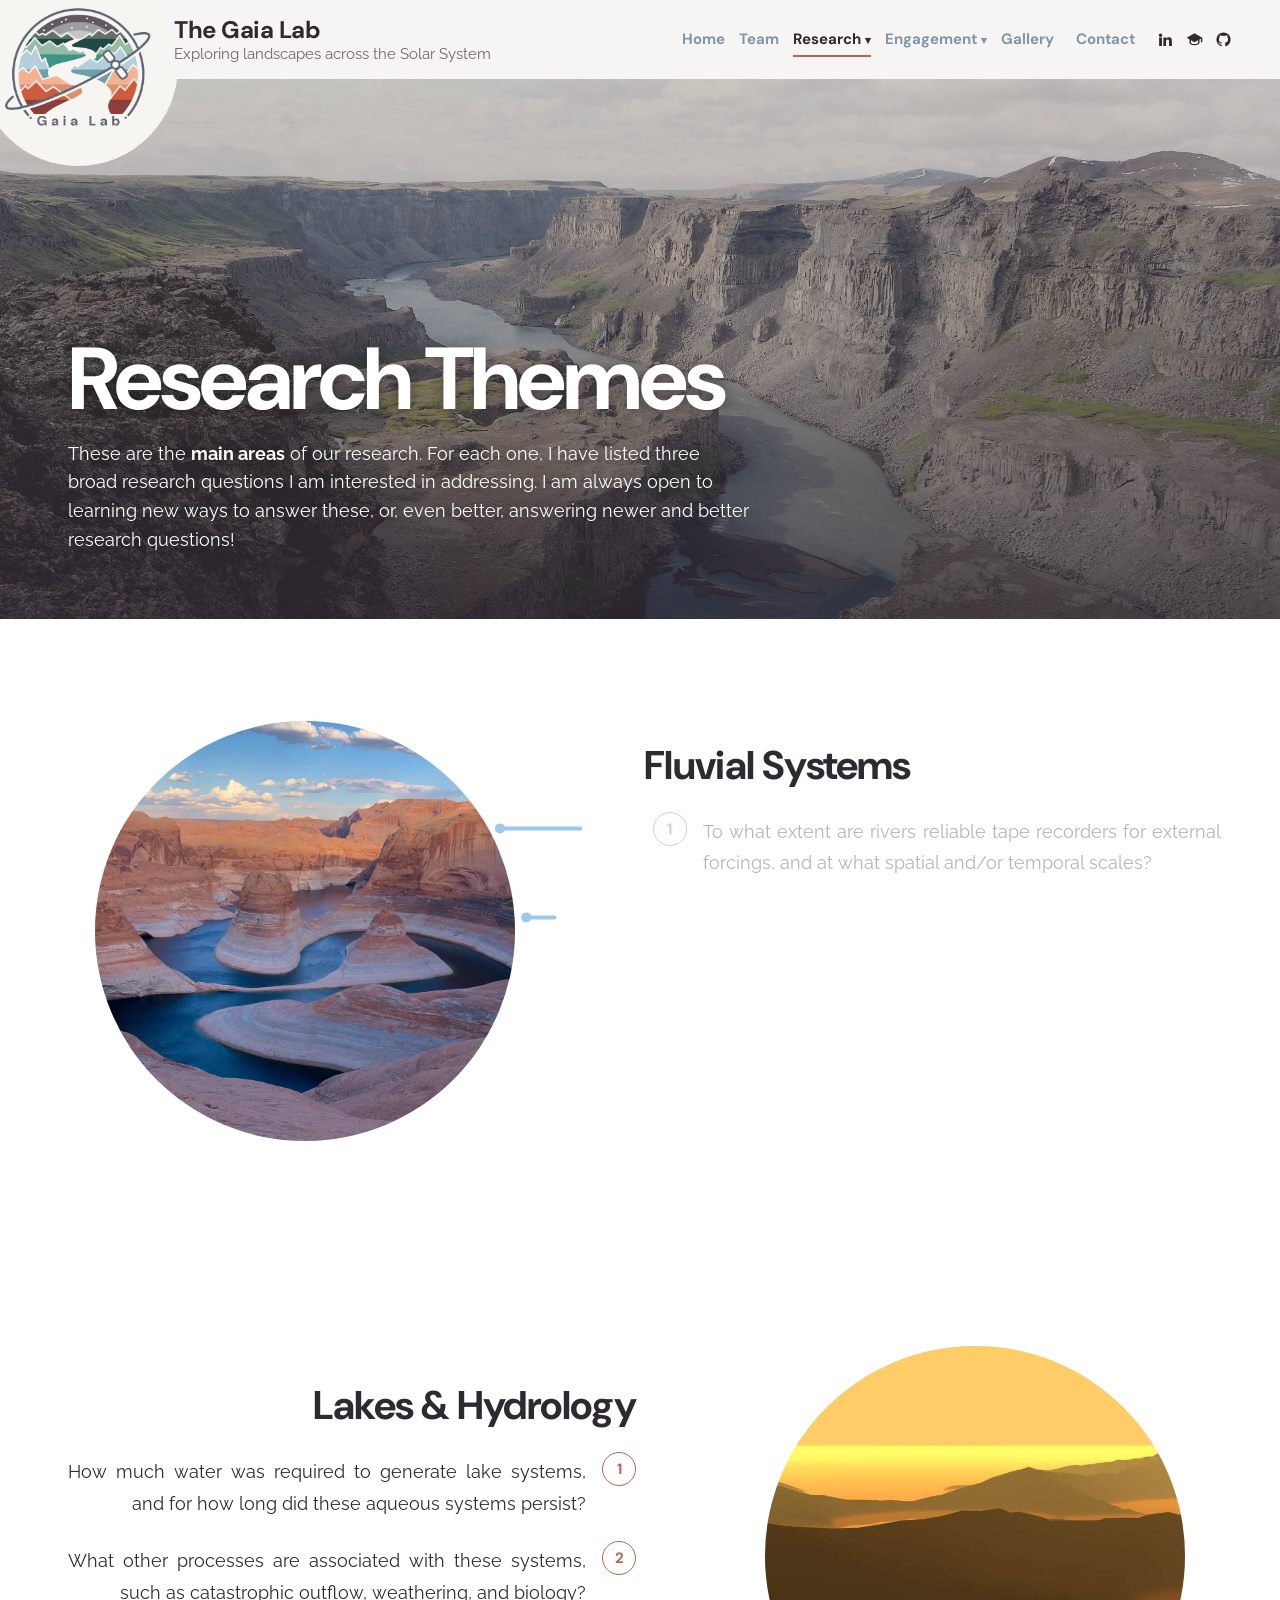
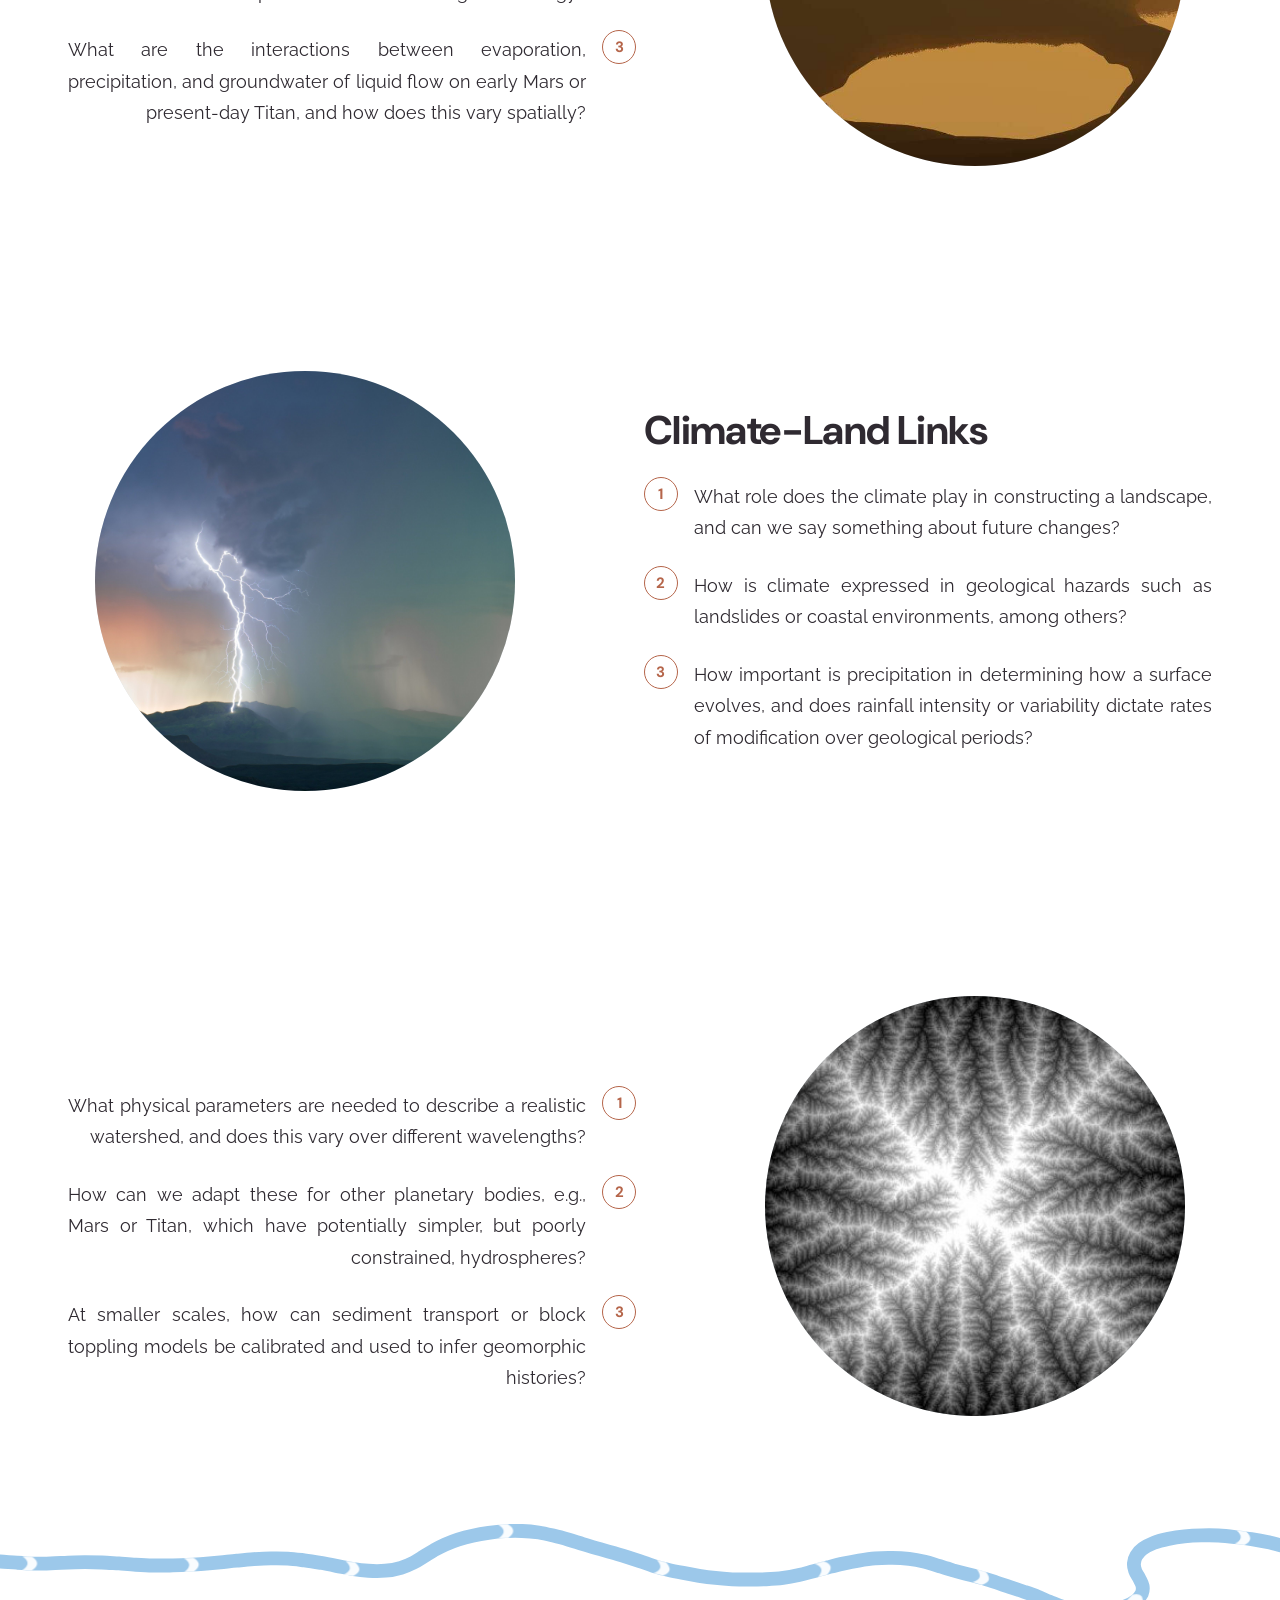
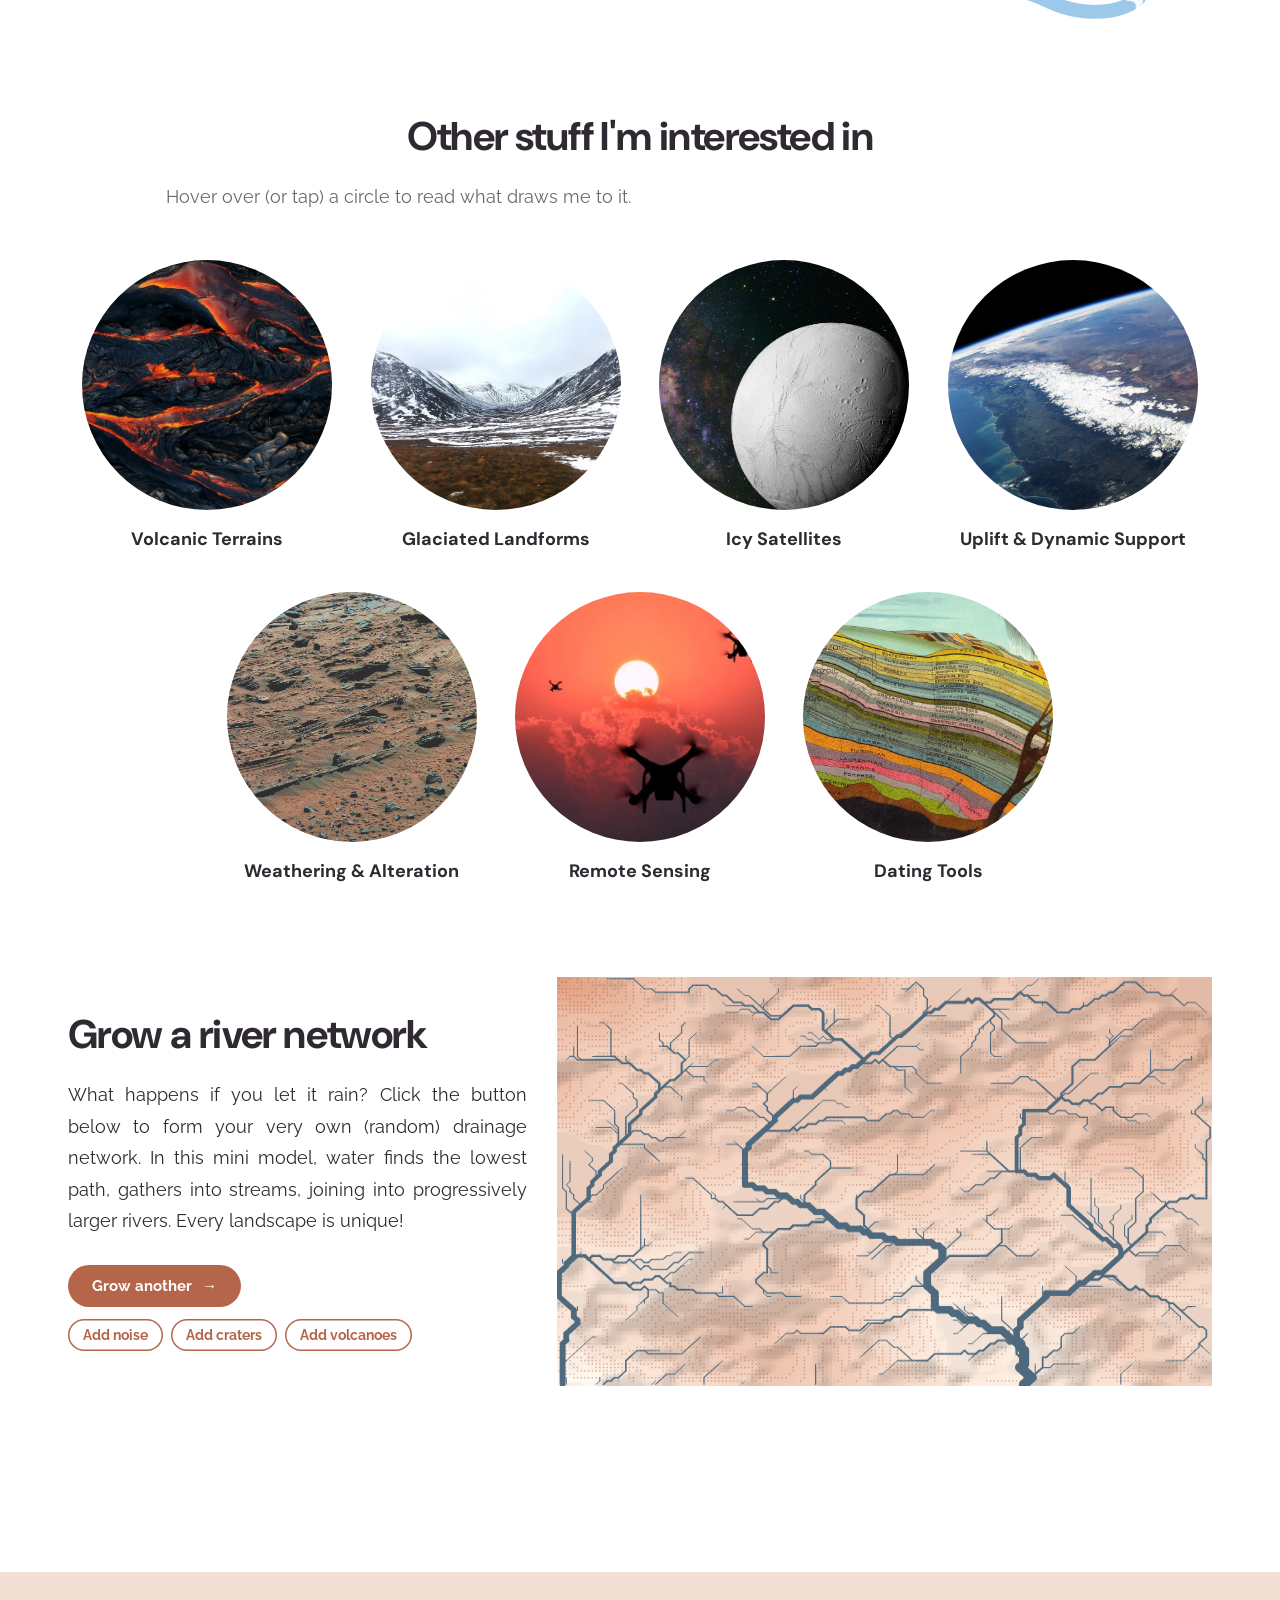
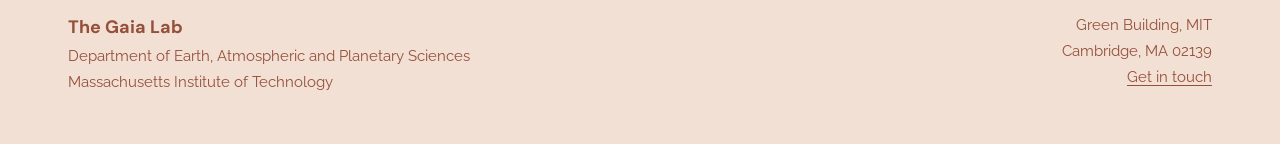
<file: themes/index.html>
<!doctype html>
<html lang="en">
<head>
<meta charset="utf-8">
<meta name="viewport" content="width=device-width, initial-scale=1, viewport-fit=cover">
<title>Themes | The Gaia Lab</title>
<meta name="description" content="Research themes and the questions that keep the Gaia Lab up at night.">
<link rel="preconnect" href="https://fonts.googleapis.com">
<link rel="preconnect" href="https://fonts.gstatic.com" crossorigin>
<link rel="stylesheet" href="https://fonts.googleapis.com/css2?family=DM+Sans:ital,opsz,wght@0,9..40,400;0,9..40,500;0,9..40,700;1,9..40,500&family=Raleway:ital,wght@0,400;0,700;1,400&display=swap">
<link rel="stylesheet" href="../assets/style.css?v=ef2475db">
<script data-goatcounter="https://thegaialab.goatcounter.com/count" async src="//gc.zgo.at/count.js"></script>
</head>
<body>
<a class="skip" href="#main">Skip to content</a>
<header class="site-head"><div class="head-in">
<a class="mark" href="../"><span class="mark-badge"><img class="mark-logo" src="../assets/logo.webp" alt="" width="900" height="856"></span><span class="mark-txt"><b>The Gaia Lab</b><span>Exploring landscapes across the Solar System</span></span></a>
<button class="menu-btn" id="menu-btn" type="button" aria-expanded="false" aria-controls="head-right" aria-label="Menu"><i></i><i></i><i></i></button>
<div class="head-right" id="head-right"><nav class="nav" aria-label="Main"><a href="../">Home</a><a href="../team/">Team</a><div class="drop on"><a href="../themes/" class="drop-top" aria-current="true">Research <span aria-hidden="true">▾</span></a><div class="drop-menu"><a href="../themes/" aria-current="page">Themes</a><a href="../publications/">Publications</a><a href="../resources/">Data &amp; code</a></div></div><div class="drop"><a href="../outreach/" class="drop-top">Engagement <span aria-hidden="true">▾</span></a><div class="drop-menu"><a href="../outreach/#teaching">Teaching</a><a href="../outreach/#talks">Outreach</a><a href="../outreach/#media">In the media</a></div></div><a href="../fieldwork/">Gallery</a><a href="../contact-cv/" class="nav-contact">Contact</a></nav><div class="icons"><a href="https://www.linkedin.com/company/136993897/" aria-label="LinkedIn"><svg viewBox="0 0 24 24"><path fill="currentColor" d="M4.98 3.5a2.5 2.5 0 1 1 0 5 2.5 2.5 0 0 1 0-5zM3 9h4v12H3zM9 9h3.8v1.7h.05c.53-1 1.84-2.05 3.8-2.05C20.6 8.65 21 11.2 21 14.5V21h-4v-5.8c0-1.4-.03-3.2-1.95-3.2-1.95 0-2.25 1.5-2.25 3.1V21H9z"/></svg></a><a href="https://scholar.google.com/citations?user=uJNld2AAAAAJ&amp;hl=en" aria-label="Google Scholar"><svg viewBox="0 0 24 24"><path fill="currentColor" d="M12 3 1 9.5l4 2.36V17c0 1.66 3.13 3 7 3s7-1.34 7-3v-5.14l2-1.18V16h2V9.5zm5 13.9c-.4.56-2.2 1.6-5 1.6s-4.6-1.04-5-1.6v-3.86l5 2.95 5-2.95z"/></svg></a><a href="https://github.com/gaiastucky" aria-label="GitHub"><svg viewBox="0 0 24 24"><path fill="currentColor" d="M12 2a10 10 0 0 0-3.16 19.49c.5.09.68-.22.68-.48v-1.7c-2.78.6-3.37-1.34-3.37-1.34-.45-1.15-1.11-1.46-1.11-1.46-.91-.62.07-.6.07-.6 1 .07 1.53 1.03 1.53 1.03.9 1.52 2.34 1.08 2.91.83.09-.65.35-1.08.63-1.33-2.22-.25-4.55-1.11-4.55-4.94 0-1.09.39-1.98 1.03-2.68-.1-.25-.45-1.27.1-2.65 0 0 .84-.27 2.75 1.02a9.6 9.6 0 0 1 5 0c1.91-1.29 2.75-1.02 2.75-1.02.55 1.38.2 2.4.1 2.65.64.7 1.03 1.59 1.03 2.68 0 3.84-2.34 4.69-4.57 4.93.36.31.68.92.68 1.85v2.74c0 .27.18.58.69.48A10 10 0 0 0 12 2z"/></svg></a></div></div>
</div></header>
<main id="main">
<section class="window shift" style="--img:url('../assets/banners/themes-jokulsa.webp');--h:60vh;--bp:13%;"><div class="in"><h1 data-hero>Research Themes</h1><p class="hero-lede" data-hero>These are the <strong>main areas</strong> of our research. For each one, I have listed three broad research questions I am interested in addressing. I am always open to learning new ways to answer these, or, even better, answering newer and better research questions!</p></div></section>
<article class="theme" id="fluvial"><div class="theme-row" data-theme>
<svg class="theme-lines" aria-hidden="true"></svg>
<div class="theme-art"><div class="pic round"><img src="../media/2022/01/fluvial.jpeg" alt="Fluvial Systems" loading="lazy" decoding="async"></div><span class="credit">u/anywherebutarizona on Reddit</span></div>
<div class="theme-txt"><h2 class="h2" data-reveal>Fluvial Systems</h2><ol class="tq"><li data-q><span class="qn">1</span><span class="qt">To what extent are rivers reliable tape recorders for external forcings, and at what spatial and/or temporal scales?</span></li><li data-q><span class="qn">2</span><span class="qt">How can both erosional and depositional landforms provide quantitative constraints on large-scale driving forces, such as tectonism (river profiles, stream power) or climate (grain size, paleohydrology)?</span></li><li data-q><span class="qn">3</span><span class="qt">When do other localized processes (lithology, faulting) control channel morphology?</span></li></ol></div>
</div></article><article class="theme" id="lakes"><div class="theme-row alt" data-theme>
<svg class="theme-lines" aria-hidden="true"></svg>
<div class="theme-art"><div class="pic round"><img src="../media/2022/01/lakes-2.jpeg" alt="Lakes &amp; Hydrology" loading="lazy" decoding="async"></div><span class="credit">Cronodon.com</span></div>
<div class="theme-txt"><h2 class="h2" data-reveal>Lakes &amp; Hydrology</h2><ol class="tq"><li data-q><span class="qn">1</span><span class="qt">How much water was required to generate lake systems, and for how long did these aqueous systems persist?</span></li><li data-q><span class="qn">2</span><span class="qt">What other processes are associated with these systems, such as catastrophic outflow, weathering, and biology?</span></li><li data-q><span class="qn">3</span><span class="qt">What are the interactions between evaporation, precipitation, and groundwater of liquid flow on early Mars or present-day Titan, and how does this vary spatially?</span></li></ol></div>
</div></article><article class="theme" id="climate"><div class="theme-row" data-theme>
<svg class="theme-lines" aria-hidden="true"></svg>
<div class="theme-art"><div class="pic round"><img src="../media/2022/01/climate.jpeg" alt="Climate-Land Links" loading="lazy" decoding="async"></div><span class="credit">Wallup.net</span></div>
<div class="theme-txt"><h2 class="h2" data-reveal>Climate-Land Links</h2><ol class="tq"><li data-q><span class="qn">1</span><span class="qt">What role does the climate play in constructing a landscape, and can we say something about future changes?</span></li><li data-q><span class="qn">2</span><span class="qt">How is climate expressed in geological hazards such as landslides or coastal environments, among others?</span></li><li data-q><span class="qn">3</span><span class="qt">How important is precipitation in determining how a surface evolves, and does rainfall intensity or variability dictate rates of modification over geological periods?</span></li></ol></div>
</div></article><article class="theme" id="landscape"><div class="theme-row alt" data-theme>
<svg class="theme-lines" aria-hidden="true"></svg>
<div class="theme-art"><div class="pic round"><img src="../media/2022/01/landscape.jpg" alt="Landscape Evolution" loading="lazy" decoding="async"></div><span class="credit">Barnes (2019)</span></div>
<div class="theme-txt"><h2 class="h2" data-reveal>Landscape Evolution</h2><ol class="tq"><li data-q><span class="qn">1</span><span class="qt">What physical parameters are needed to describe a realistic watershed, and does this vary over different wavelengths?</span></li><li data-q><span class="qn">2</span><span class="qt">How can we adapt these for other planetary bodies, e.g., Mars or Titan, which have potentially simpler, but poorly constrained, hydrospheres?</span></li><li data-q><span class="qn">3</span><span class="qt">At smaller scales, how can sediment transport or block toppling models be calibrated and used to infer geomorphic histories?</span></li></ol></div>
</div></article>
<div class="river" data-river aria-hidden="true"><svg viewBox="0 0 1200 100" preserveAspectRatio="xMidYMid meet"><defs><path id="rv4c" d="M-1 -6.5 Q9 0 -1 6.5 L-10 6.5 Q0 0 -10 -6.5 Z"/><path id="rv4cs" d="M-1 -3.5 Q5 0 -1 3.5 L-6 3.5 Q0 0 -6 -3.5 Z"/><path id="rv4m" d="M-16.0 40.5 C-13.3 40.5 -5.3 40.6 -0.0 40.8 C5.3 41.1 10.5 41.6 15.8 41.9 C21.1 42.3 26.3 42.7 31.7 42.8 C37.0 42.9 42.3 42.7 47.6 42.5 C52.9 42.4 58.2 42.0 63.6 41.8 C68.9 41.6 74.2 41.5 79.5 41.4 C84.9 41.4 90.2 41.5 95.5 41.7 C100.8 41.9 106.1 42.3 111.4 42.6 C116.7 43.0 121.9 43.5 127.2 43.8 C132.4 44.1 137.8 44.4 143.1 44.5 C148.4 44.6 153.7 44.6 159.1 44.5 C164.4 44.4 169.7 44.2 175.0 44.0 C180.3 43.7 185.6 43.4 190.9 43.0 C196.1 42.5 201.3 42.1 206.5 41.6 C211.8 41.1 216.9 40.4 222.1 40.0 C227.4 39.5 232.6 39.0 237.9 38.6 C243.1 38.3 248.5 38.0 253.8 37.9 C259.1 37.8 264.5 37.8 269.7 38.1 C275.0 38.4 280.2 39.1 285.3 39.7 C290.4 40.4 295.5 41.2 300.5 42.0 C305.4 42.9 310.3 43.9 315.2 44.9 C320.1 45.8 324.8 46.9 329.9 47.7 C334.9 48.5 340.1 49.2 345.3 49.5 C350.6 49.8 356.2 49.9 361.3 49.4 C366.4 49.0 371.5 48.0 375.9 46.7 C380.3 45.4 384.1 43.6 387.7 41.8 C391.2 40.1 394.1 38.0 397.2 36.1 C400.4 34.2 403.3 32.1 406.7 30.3 C410.0 28.4 413.4 26.6 417.2 24.9 C421.0 23.2 425.0 21.6 429.3 20.2 C433.7 18.8 438.3 17.6 443.1 16.6 C447.9 15.5 452.9 14.6 458.0 13.9 C463.0 13.2 468.3 12.6 473.5 12.3 C478.8 12.0 484.2 11.9 489.5 12.2 C494.7 12.4 500.1 12.9 505.1 13.6 C510.1 14.4 514.9 15.6 519.6 16.7 C524.3 17.8 528.8 19.1 533.3 20.4 C537.8 21.7 542.1 23.1 546.5 24.4 C550.9 25.8 555.4 27.1 559.9 28.4 C564.3 29.7 568.9 30.9 573.3 32.2 C577.8 33.6 582.3 34.8 586.7 36.2 C591.1 37.6 595.4 39.0 599.7 40.4 C604.0 41.8 608.0 43.4 612.4 44.8 C616.8 46.1 621.3 47.4 626.0 48.5 C630.7 49.7 635.6 50.6 640.5 51.5 C645.4 52.5 650.3 53.4 655.4 54.2 C660.4 55.0 665.5 55.7 670.7 56.2 C675.9 56.8 681.2 57.2 686.5 57.5 C691.8 57.7 697.1 57.7 702.4 57.7 C707.8 57.7 713.1 57.7 718.4 57.4 C723.7 57.2 729.1 56.9 734.2 56.2 C739.3 55.6 744.2 54.6 749.0 53.5 C753.7 52.4 758.1 51.1 762.7 49.9 C767.3 48.6 771.9 47.4 776.5 46.2 C781.2 45.0 785.8 43.8 790.5 42.8 C795.3 41.7 800.2 40.7 805.2 39.9 C810.2 39.1 815.3 38.3 820.5 37.9 C825.8 37.4 831.2 37.3 836.5 37.4 C841.8 37.4 847.2 37.7 852.3 38.3 C857.4 38.9 862.4 39.9 867.1 41.0 C871.7 42.1 875.9 43.7 880.3 45.0 C884.7 46.4 889.0 47.8 893.5 49.1 C898.0 50.3 902.7 51.5 907.3 52.7 C911.9 53.9 916.7 55.0 921.2 56.3 C925.6 57.6 929.9 59.1 934.2 60.5 C938.5 61.9 942.7 63.4 947.0 64.8 C951.3 66.2 955.6 67.6 959.9 69.1 C964.1 70.5 968.4 71.9 972.4 73.5 C976.4 75.1 980.0 76.9 983.9 78.5 C987.9 80.1 991.6 81.9 996.0 83.2 C1000.3 84.5 1005.1 85.8 1010.1 86.6 C1015.0 87.4 1020.5 88.0 1025.7 88.0 C1030.9 88.0 1036.5 87.7 1041.4 86.8 C1046.2 86.0 1051.0 84.6 1054.9 83.0 C1058.8 81.5 1062.4 79.6 1065.0 77.5 C1067.6 75.5 1069.4 73.1 1070.5 70.8 C1071.5 68.5 1071.6 66.0 1071.2 63.6 C1070.8 61.3 1069.2 58.9 1068.1 56.6 C1066.9 54.3 1065.1 52.0 1064.3 49.6 C1063.5 47.3 1062.9 44.9 1063.1 42.5 C1063.3 40.1 1063.9 37.7 1065.3 35.4 C1066.7 33.1 1068.6 30.8 1071.4 28.8 C1074.1 26.8 1077.7 24.9 1081.7 23.3 C1085.7 21.8 1090.6 20.6 1095.4 19.6 C1100.1 18.6 1105.3 17.8 1110.5 17.3 C1115.6 16.7 1121.0 16.4 1126.3 16.3 C1131.6 16.1 1137.0 16.1 1142.3 16.4 C1147.5 16.7 1152.8 17.3 1157.9 17.9 C1163.1 18.4 1168.3 19.1 1173.3 19.8 C1178.3 20.6 1183.3 21.5 1188.1 22.6 C1192.9 23.6 1197.6 24.8 1202.2 25.9 C1206.9 27.1 1211.4 28.4 1215.9 29.7 C1220.4 30.9 1224.9 32.3 1229.4 33.5 C1233.9 34.8 1238.5 36.0 1243.1 37.2 C1247.7 38.5 1252.2 39.7 1256.9 40.9 C1261.6 42.0 1268.8 43.5 1271.2 44.0" pathLength="1"/></defs><use class="water" href="#rv4m"/><g class="chevs"><g class="chev"><use href="#rv4c"/><animateMotion dur="11s" begin="-0.00s" repeatCount="indefinite" rotate="auto"><mpath href="#rv4m"/></animateMotion></g><g class="chev"><use href="#rv4c"/><animateMotion dur="11s" begin="-1.22s" repeatCount="indefinite" rotate="auto"><mpath href="#rv4m"/></animateMotion></g><g class="chev"><use href="#rv4c"/><animateMotion dur="11s" begin="-2.44s" repeatCount="indefinite" rotate="auto"><mpath href="#rv4m"/></animateMotion></g><g class="chev"><use href="#rv4c"/><animateMotion dur="11s" begin="-3.67s" repeatCount="indefinite" rotate="auto"><mpath href="#rv4m"/></animateMotion></g><g class="chev"><use href="#rv4c"/><animateMotion dur="11s" begin="-4.89s" repeatCount="indefinite" rotate="auto"><mpath href="#rv4m"/></animateMotion></g><g class="chev"><use href="#rv4c"/><animateMotion dur="11s" begin="-6.11s" repeatCount="indefinite" rotate="auto"><mpath href="#rv4m"/></animateMotion></g><g class="chev"><use href="#rv4c"/><animateMotion dur="11s" begin="-7.33s" repeatCount="indefinite" rotate="auto"><mpath href="#rv4m"/></animateMotion></g><g class="chev"><use href="#rv4c"/><animateMotion dur="11s" begin="-8.56s" repeatCount="indefinite" rotate="auto"><mpath href="#rv4m"/></animateMotion></g><g class="chev"><use href="#rv4c"/><animateMotion dur="11s" begin="-9.78s" repeatCount="indefinite" rotate="auto"><mpath href="#rv4m"/></animateMotion></g></g></svg></div>
<section class="section" id="other"><div class="grid">
<div class="c-2-12 center-head" data-reveal><h2 class="h2">Other stuff I'm interested in</h2><p class="muted">Hover over (or tap) a circle to read what draws me to it.</p></div>
<ul class="flips"><li class="flip" id="volcanic"><button type="button" class="flip-in" aria-label="Volcanic Terrains: show description"><span class="face front"><img src="../media/2022/01/lava.jpeg" alt="" loading="lazy" decoding="async"></span><span class="face back"><span>Where have volcanic processes created new topography that allows us to explore how surfaces form and evolve (i.e., the best <em>natural labs</em>)?</span></span></button><span class="flip-name">Volcanic Terrains</span></li><li class="flip" id="glacial"><button type="button" class="flip-in" aria-label="Glaciated Landforms: show description"><span class="face front"><img src="../media/2022/01/glacial-1.jpeg" alt="" loading="lazy" decoding="async"></span><span class="face back"><span>Post-glacial landscapes like Iceland contain strong signals of glacial modification: do rivers also play an important role in generating relief?</span></span></button><span class="flip-name">Glaciated Landforms</span></li><li class="flip" id="icy"><button type="button" class="flip-in" aria-label="Icy Satellites: show description"><span class="face front"><img src="../media/2022/01/enceladus-1.jpeg" alt="" loading="lazy" decoding="async"></span><span class="face back"><span>Further into the outer Solar System, how do icy moons such as Enceladus or Titan record vigorous geologic activity?</span></span></button><span class="flip-name">Icy Satellites</span></li><li class="flip" id="uplift"><button type="button" class="flip-in" aria-label="Uplift &amp; Dynamic Support: show description"><span class="face front"><img src="../media/2022/01/uplift_andes.jpg" alt="" loading="lazy" decoding="async"></span><span class="face back"><span>How is mantle convection recorded in river systems, and can river geometries be used to probe processes such as plume evolution?</span></span></button><span class="flip-name">Uplift &amp; Dynamic Support</span></li><li class="flip" id="weathering"><button type="button" class="flip-in" aria-label="Weathering &amp; Alteration: show description"><span class="face front"><img src="../media/2022/01/weathering.jpeg" alt="" loading="lazy" decoding="async"></span><span class="face back"><span>How can alteration of minerals in martian lake environments shed light on water quantities and timescales of aqueous processes?</span></span></button><span class="flip-name">Weathering &amp; Alteration</span></li><li class="flip" id="remote"><button type="button" class="flip-in" aria-label="Remote Sensing: show description"><span class="face front"><img src="../media/2022/01/dron3.jpeg" alt="" loading="lazy" decoding="async"></span><span class="face back"><span>Where can we detect changes in the surface, and how can instantaneous modification be used to inform process and rates?</span></span></button><span class="flip-name">Remote Sensing</span></li><li class="flip" id="dating"><button type="button" class="flip-in" aria-label="Dating Tools: show description"><span class="face front"><img src="../media/2022/01/geo_time.jpg" alt="" loading="lazy" decoding="async"></span><span class="face back"><span>How do erosion rates (e.g., from cosmogenic dating) vary over space and time - and what sets them?</span></span></button><span class="flip-name">Dating Tools</span></li></ul>
</div></section>
<section class="section"><div class="grid">
<div class="c-1-5 self-center" data-reveal><h2 class="h2">Grow a river network</h2>
<p>What happens if you let it rain? Click the button below to form your very own (random) drainage network. In this mini model, water finds the lowest path, gathers into streams, joining into progressively larger rivers. Every landscape is unique!</p>
<div class="actions"><button class="btn" type="button" id="drainage-again">Grow another <span class="arr" aria-hidden="true">→</span></button></div>
<div class="actions model-tools"><button class="btn line" type="button" id="drainage-noise">Add noise</button><button class="btn line" type="button" id="drainage-craters">Add craters</button><button class="btn line" type="button" id="drainage-volcanoes">Add volcanoes</button></div></div>
<div class="c-6-13 model gap-m"><canvas id="drainage" role="img" aria-label="A simulated river drainage network spreading across contoured terrain"></canvas></div>
</div></section>
</main>
<footer class="site-foot"><div class="foot-in">
<div><b>The Gaia Lab</b><br>Department of Earth, Atmospheric and Planetary Sciences<br>Massachusetts Institute of Technology</div>
<div>Green Building, MIT<br>Cambridge, MA 02139<br><a href="../contact-cv/">Get in touch</a></div>
</div></footer>
<script src="../assets/site.js?v=28f55b27" defer></script>
</body>
</html>
</file>
<file: assets/style.css>
/* Layout: a pale page on a 12-column grid. Text sits in narrow contained blocks; images break out at different scales,
   grow as they scroll into view, and full-bleed photo "windows" stay fixed while the page scrolls over them.
   Palette: chalky pastels, dusty blues and Martian maroons. Single light theme by choice. */
:root {
  --paper: #ffffff;
  --ink: #2f2a31;
  --soft: #6d6670;
  --hair: #e4dedb;
  --dust: #7f97a8;        /* dirty blue */
  --dust-deep: #4f6a7e;
  --dust-pale: #dde6ec;
  --maroon: #b5654a;      /* rusty Mars */
  --maroon-deep: #94503a;
  --rose: #f3e0d4;        /* pastel rust */
  --sand: #efe6dc;
  --head: "DM Sans", "Helvetica Neue", Arial, sans-serif;
  --body: "Raleway", "Helvetica Neue", Arial, sans-serif;
  --fs-s: 0.9375rem;               /* captions, labels, small print: 15px */
  --fs-b: 1.125rem;                /* body: 18px */
  --fs-l: 1.5rem;                  /* lede, names, subheads: 24px */
  --fs-xl: clamp(2rem, 3.2vw, 2.5rem);   /* section headings: 32-40px */
  --fs-hero: clamp(3rem, 7vw, 5.5rem);   /* page titles on photos */
  --max: 1240px;
  --gutter: clamp(16px, 4vw, 48px);
  color-scheme: light;
}

*, *::before, *::after { box-sizing: border-box; }
html { -webkit-text-size-adjust: 100%; scroll-behavior: smooth; }
body { margin: 0; background: var(--paper); color: var(--ink); font-family: var(--body); font-size: var(--fs-b); line-height: 1.75; overflow-x: hidden; }
img { max-width: 100%; display: block; }
a { color: var(--maroon); text-underline-offset: 0.2em; text-decoration-thickness: 1px; }
a:hover { text-decoration-thickness: 2px; }
:focus-visible { outline: 2px solid var(--dust-deep); outline-offset: 3px; }
h1, h2, h3, h4 { font-family: var(--head); font-weight: 700; line-height: 1.12; letter-spacing: -0.015em; margin: 0; text-wrap: balance; }
p { margin: 0; }
strong { font-weight: 700; }
.skip { position: absolute; left: -999px; }
.skip:focus { left: 16px; top: 16px; background: var(--paper); padding: 8px 12px; z-index: 50; }

/* ---------- Grid ---------- */
.grid { max-width: var(--max); margin: 0 auto; padding-inline: var(--gutter); display: grid; grid-template-columns: repeat(12, minmax(0, 1fr)); column-gap: clamp(16px, 2.4vw, 32px); }
.grid > * { grid-column: 1 / -1; min-width: 0; }
.c-1-5 { grid-column: 1 / 6; } .c-1-6 { grid-column: 1 / 7; } .c-1-7 { grid-column: 1 / 8; } .c-1-8 { grid-column: 1 / 9; }
.c-2-6 { grid-column: 2 / 7; } .c-2-7 { grid-column: 2 / 8; } .c-2-8 { grid-column: 2 / 9; } .c-2-12 { grid-column: 2 / 12; }
.c-3-11 { grid-column: 3 / 11; } .c-4-10 { grid-column: 4 / 10; }
.c-6-13 { grid-column: 6 / 13; } .c-7-13 { grid-column: 7 / 13; } .c-7-12 { grid-column: 7 / 12; } .c-8-12 { grid-column: 8 / 12; } .c-8-13 { grid-column: 8 / 13; } .c-9-13 { grid-column: 9 / 13; }
.self-center { align-self: center; } .self-end { align-self: end; }

.section { padding-block: clamp(56px, 7vw, 96px); }
.section.tight { padding-block: clamp(36px, 4vw, 56px); }
.section + .section { padding-top: 0; }

/* ---------- Header ---------- */
.site-head { position: sticky; top: env(safe-area-inset-top, 0px); z-index: 30; background: rgba(247, 245, 242, .92); backdrop-filter: blur(10px); -webkit-backdrop-filter: blur(10px); transition: box-shadow .3s, padding .3s; }
.site-head.scrolled { box-shadow: 0 1px 0 var(--hair); }
.head-in { max-width: 1440px; margin: 0 auto; padding: 16px var(--gutter); display: flex; align-items: center; justify-content: space-between; gap: 24px; transition: padding .35s; }
.site-head.scrolled .head-in { padding-block: 9px; }
.mark { text-decoration: none; color: var(--ink); line-height: 1.2; display: flex; align-items: center; gap: 12px; }
.mark-logo { height: 46px; width: auto; transition: height .35s; }
.site-head.scrolled .mark-logo { height: 32px; }
.mark b { display: block; font-family: var(--head); font-size: var(--fs-l); letter-spacing: -0.02em; transition: font-size .35s; }
.site-head.scrolled .mark b { font-size: var(--fs-b); }
.mark-txt > span { display: block; font-size: var(--fs-s); color: var(--soft); white-space: nowrap; transition: opacity .3s, max-height .35s; max-height: 2em; overflow: hidden; }
.site-head.scrolled .mark-txt > span { opacity: 0; max-height: 0; }
.nav { display: flex; flex-wrap: nowrap; justify-content: flex-end; gap: 4px 14px; font-family: var(--head); font-weight: 700; font-size: var(--fs-s); }
.nav a { color: var(--dust); text-decoration: none; padding-block: 4px; position: relative; white-space: nowrap; }
.nav a::after { content: ""; position: absolute; left: 0; right: 0; bottom: 0; height: 2px; background: var(--maroon); transform: scaleX(0); transform-origin: left; transition: transform .3s; }
.nav a:hover { color: var(--maroon); }
.nav a:hover::after, .nav a[aria-current="page"]::after { transform: scaleX(1); }
.nav a[aria-current="page"] { color: var(--ink); }
.icons { display: flex; gap: 12px; }
.icons a { color: var(--ink); display: grid; place-items: center; }
.icons svg { width: 17px; height: 17px; }
.head-right { display: flex; align-items: center; gap: 22px; }
.menu-btn { display: none; position: relative; width: 42px; height: 42px; background: none; border: 1px solid var(--hair); border-radius: 50%; cursor: pointer; }
.menu-btn i { position: absolute; left: 12px; right: 12px; height: 2px; border-radius: 2px; background: var(--ink); transition: transform .25s, opacity .2s, top .25s; }
.menu-btn i:nth-child(1) { top: 14px; } .menu-btn i:nth-child(2) { top: 20px; } .menu-btn i:nth-child(3) { top: 26px; }
.menu-btn[aria-expanded="true"] i:nth-child(1) { top: 20px; transform: rotate(45deg); }
.menu-btn[aria-expanded="true"] i:nth-child(2) { opacity: 0; }
.menu-btn[aria-expanded="true"] i:nth-child(3) { top: 20px; transform: rotate(-45deg); }
@media (max-width: 1200px) {
  .menu-btn { display: block; flex: none; }
  .head-right { display: none; position: absolute; top: 100%; left: 0; right: 0; background: var(--paper); padding: 8px var(--gutter) 24px; border-bottom: 1px solid var(--hair); flex-direction: column; align-items: flex-start; gap: 18px; }
  .head-right.open { display: flex; }
  .nav { flex-direction: column; flex-wrap: wrap; gap: 6px; font-size: var(--fs-b); }
}
.progress { position: absolute; left: 0; bottom: -1px; height: 2px; width: 100%; background: var(--maroon); transform-origin: left; transform: scaleX(var(--read, 0)); }

/* ---------- Fixed photo windows ---------- */
.window { position: relative; display: grid; align-items: end; min-height: var(--h, 70vh); background-image: var(--img); background-size: cover; background-position: center; background-attachment: fixed; background-color: #59656f; color: #fff; isolation: isolate; overflow: hidden; }
.window::before { content: ""; position: absolute; inset: 0; z-index: -1; background: linear-gradient(180deg, rgba(40, 34, 44, .22) 0%, rgba(40, 34, 44, .32) 40%, rgba(40, 34, 44, .72)); }
/* Extra shade for pale photos so white banner text stays readable. */
.window.dim::before { background: linear-gradient(180deg, rgba(40, 34, 44, .42) 0%, rgba(40, 34, 44, .55) 40%, rgba(40, 34, 44, .82)); }
.window h1, .window .sub, .window .tag { text-shadow: 0 1px 14px rgba(20, 16, 24, .45); }
.window.flat::before { background: rgba(60, 70, 84, .16); }
.window .in { max-width: var(--max); width: 100%; margin: 0 auto; padding: 0 var(--gutter) clamp(32px, 5vw, 64px); }
.window h1 { font-size: var(--fs-hero); letter-spacing: -0.035em; line-height: 0.95; }
.window .sub { font-family: var(--head); font-size: var(--fs-l); margin-top: 14px; opacity: .92; }
.window .tag { position: absolute; right: var(--gutter); bottom: clamp(32px, 5vw, 64px); font-size: var(--fs-s); opacity: .8; font-family: var(--head); }
.hero h1 { font-size: var(--fs-hero); transform-origin: left bottom; will-change: transform, opacity; }
.hero .sub { will-change: transform, opacity; }
@supports (-webkit-touch-callout: none) { .window { background-attachment: scroll; } }

/* ---------- Typographic pieces ---------- */
.lede { font-size: var(--fs-l); line-height: 1.55; font-weight: 400; }
.kicker { font-family: var(--head); font-weight: 700; font-size: var(--fs-b); color: var(--dust-deep); margin-bottom: 14px; display: block; }
.h2 { font-size: var(--fs-xl); margin-bottom: 22px; }
.h3 { font-size: var(--fs-l); margin-bottom: 10px; }
.drop::first-letter { font-family: var(--head); font-weight: 700; float: left; font-size: 3.3em; line-height: 0.85; margin: 0.08em 0.1em 0 0; color: var(--maroon); }
.muted { color: var(--soft); }
.small { font-size: var(--fs-s); }
.cap { font-size: var(--fs-s); color: var(--soft); margin-top: 10px; line-height: 1.5; }

/* ---------- River divider: draws itself on scroll ---------- */
.river { aspect-ratio: 1200 / 100; max-height: 120px; width: 100%; margin-block: 0; }
.river svg { width: 100%; height: 100%; display: block; overflow: visible; }
.river .bank, .river .water { fill: none; stroke-linecap: round; stroke-linejoin: round; }
.river .bank { stroke: var(--dust-pale); stroke-width: 22; opacity: var(--bank, 0); transition: opacity .6s; }
.river .bank.thin { stroke-width: 13; }
.river .water { stroke: #9cc8ea; stroke-width: 13; stroke-dasharray: 1; stroke-dashoffset: calc(1 - var(--flow, 0)); }
.river .water.thin { stroke-width: 6; }
.river .chevs { fill: #fff; opacity: calc(var(--flow, 0) * 0.95); }

/* ---------- Dropdown in the menu ---------- */
.drop { position: relative; }
.drop-top { display: inline-block; }
.drop-top span { font-size: 0.7em; }
.drop-menu { position: absolute; top: 100%; left: -16px; min-width: 190px; padding: 10px 16px; background: var(--paper); border: 1px solid var(--hair); border-radius: 12px; box-shadow: 0 12px 30px -18px rgba(47, 42, 49, .35); display: grid; gap: 2px; opacity: 0; visibility: hidden; transform: translateY(6px); transition: opacity .2s, transform .2s, visibility .2s; }
.drop:hover .drop-menu, .drop:focus-within .drop-menu { opacity: 1; visibility: visible; transform: none; }
.drop-menu a { padding-block: 6px; }
.drop.on > .drop-top { color: var(--ink); }
.drop.on > .drop-top::after { transform: scaleX(1); }
.nav-contact { margin-left: 8px; }
@media (max-width: 1200px) {
  .drop-menu { position: static; opacity: 1; visibility: visible; transform: none; border: 0; box-shadow: none; padding: 2px 0 4px 16px; background: none; }
  .drop-top span { display: none; }
  .nav-contact { margin-left: 0; }
}

/* ---------- Teasers: one shape for every link card ---------- */
.teasers { list-style: none; padding: 0; margin: 0; display: grid; grid-template-columns: repeat(4, minmax(0, 1fr)); gap: clamp(24px, 3vw, 40px); }
.teaser { display: grid; grid-template-rows: auto auto 1fr auto; justify-items: center; text-align: center; gap: 12px; }
.teaser-pic { display: block; width: min(100%, 200px); }
.teaser .pic.round { width: 100%; }
.teaser h3 { font-size: var(--fs-l); margin-top: 6px; }
.teaser p { font-size: var(--fs-s); line-height: 1.6; color: var(--soft); max-width: 30ch; }
.teaser .btn { margin-top: 6px; }
@media (max-width: 880px) { .teasers { grid-template-columns: repeat(2, minmax(0, 1fr)); } }
@media (max-width: 480px) { .teasers { grid-template-columns: minmax(0, 1fr); } }

/* ---------- Globe with photo cutouts ---------- */
.globe-wrap { position: relative; width: min(100%, 520px); aspect-ratio: 1; margin-inline: auto; }
.globe-wrap { display: block; cursor: pointer; }
.globe-wrap canvas { position: absolute; inset: 0; width: 100%; height: 100%; transition: transform .5s; }
.globe-wrap:hover canvas { transform: scale(1.03); }
.g-place { position: absolute; width: 30%; display: grid; justify-items: center; gap: 6px; text-decoration: none; color: var(--ink); font-size: var(--fs-s); text-align: center; line-height: 1.3; z-index: 2; }
.g-place .pic.round { width: 100%; box-shadow: 0 0 0 5px var(--paper), 0 10px 24px -14px rgba(47, 42, 49, .5); transition: transform .35s; }
.g-place:hover .pic.round, .g-place.lit .pic.round { transform: scale(1.07); }
.g-place b { display: block; font-family: var(--head); }
.g-place span { color: var(--soft); }
.g0 { left: -4%; top: -2%; }
.g1 { right: -4%; bottom: 2%; }

/* ---------- Fieldwork map and justified gallery ---------- */
.world { width: 100%; aspect-ratio: 2 / 1.15; }
.world svg { width: 100%; height: 100%; display: block; }
.world .land { fill: var(--rose); }
.world .sphere { fill: var(--dust-pale); }
.world .grat { fill: none; stroke: #fff; stroke-width: .5; opacity: .7; }
.world .mpin circle { fill: var(--maroon); stroke: var(--paper); stroke-width: 2; }
.world .mpin .halo { fill: var(--maroon); opacity: .25; stroke: none; animation: halo 2.4s ease-out infinite; transform-box: fill-box; transform-origin: center; }
.world .mpin text { font-family: var(--head); font-weight: 700; font-size: 13px; fill: var(--ink); paint-order: stroke; stroke: var(--paper); stroke-width: 4px; }
.world .mpin { cursor: pointer; }
@keyframes halo { from { transform: scale(.6); opacity: .45; } to { transform: scale(2.4); opacity: 0; } }
.pin-list { display: flex; flex-wrap: wrap; gap: 10px; margin-top: 24px; }
.pin-link { font-family: var(--head); font-weight: 700; font-size: var(--fs-s); text-decoration: none; padding: 8px 16px; border-radius: 999px; background: var(--rose); color: var(--maroon-deep); }
.pin-link:hover { background: var(--maroon); color: #fff; }
.trip { scroll-margin-top: 80px; }
.jg { width: 100vw; margin: 36px calc(50% - 50vw) 0; }
.jg-item { padding: 0; border: 0; overflow: hidden; background: var(--dust-pale); cursor: zoom-in; display: block; }
.jg.cols { column-count: 3; column-gap: 4px; }
.jg.cols .jg-item { width: 100%; margin: 0 0 4px; break-inside: avoid; }
.jg.cols .jg-item img { height: auto; }
.jg.rect { display: grid; grid-template-columns: repeat(6, 1fr); grid-auto-rows: 8.5vw; grid-auto-flow: dense; gap: 4px; }
.jg.rect .jg-item { grid-column: span 2; grid-row: span 2; }
.jg.rect .jg-item.big { grid-column: span 4; grid-row: span 4; }
.jg.rect .jg-item.wide { grid-column: span 4; grid-row: span 2; }
.jg.rect .jg-item.tall { grid-column: span 2; grid-row: span 4; }
@media (max-width: 640px) { .jg.cols { column-count: 2; } .jg.rect { grid-auto-rows: 17vw; } }
.jg-item img { width: 100%; height: 100%; object-fit: cover; transition: transform .7s; }
.jg-item:hover img { transform: scale(1.03); }

/* ---------- Main themes and flip circles ---------- */
.mains { list-style: none; padding: 0; margin: 40px 0 0; display: grid; grid-template-columns: repeat(4, minmax(0, 1fr)); gap: clamp(20px, 3vw, 40px); }
.mains a { display: grid; gap: 14px; text-decoration: none; color: var(--ink); }
.mains .pic.round { max-width: 220px; width: 100%; }
.mains h3 { font-size: var(--fs-l); color: var(--maroon); }
.mains p { font-size: var(--fs-s); line-height: 1.6; color: var(--soft); }
.mains a:hover h3 { color: var(--maroon-deep); text-decoration: underline; text-underline-offset: .2em; text-decoration-thickness: 1.5px; }
.center-head { text-align: center; margin-bottom: 48px; }
.flips { list-style: none; padding: 0; margin: 0; display: flex; flex-wrap: wrap; justify-content: center; gap: 36px clamp(20px, 3vw, 40px); }
.flip { width: min(100%, 250px); display: grid; gap: 14px; justify-items: center; text-align: center; scroll-margin-top: 100px; }
.flip-in { position: relative; width: 250px; max-width: 100%; aspect-ratio: 1; padding: 0; border: 0; background: none; cursor: pointer; perspective: 900px; font: inherit; color: inherit; }
.flip .face { position: absolute; inset: 0; border-radius: 50%; overflow: hidden; backface-visibility: hidden; -webkit-backface-visibility: hidden; transition: transform .7s cubic-bezier(.3, .7, .2, 1); }
.flip .front img { width: 100%; height: 100%; object-fit: cover; }
.flip .back { transform: rotateY(180deg); background: var(--rose); color: var(--maroon-deep); display: grid; place-items: center; padding: 30px; font-size: var(--fs-s); line-height: 1.5; }
.flip .back span { display: block; }
.flip:hover .front, .flip-in:focus-visible .front, .flip.on .front { transform: rotateY(-180deg); }
.flip:hover .back, .flip-in:focus-visible .back, .flip.on .back { transform: rotateY(0deg); }
.flip:nth-child(even) .back { background: var(--dust-pale); color: var(--dust-deep); }
.flip-name { font-family: var(--head); font-weight: 700; font-size: var(--fs-b); }
@media (max-width: 880px) { .mains { grid-template-columns: repeat(2, minmax(0, 1fr)); } }

/* ---------- Buttons ---------- */
.btn { display: inline-flex; align-items: center; gap: 10px; font: 700 var(--fs-s) var(--body); text-decoration: none; color: #fff; background: var(--maroon); padding: 12px 24px; border-radius: 999px; border: 0; cursor: pointer; transition: background-color .25s, gap .25s; }
.btn:hover { background: var(--maroon-deep); gap: 14px; color: #fff; }
.btn .arr { transition: transform .25s; }
.btn:hover .arr { transform: translateX(3px); }
.btn.line { background: transparent; color: var(--maroon); box-shadow: inset 0 0 0 1.5px var(--maroon); }
.btn.line:hover { background: var(--maroon); color: #fff; }
.btn.light { background: var(--paper); color: var(--maroon); }
.actions { display: flex; flex-wrap: wrap; gap: 12px; margin-top: 28px; }

/* ---------- Images ---------- */
.pic { position: relative; overflow: hidden; background: var(--dust-pale); }
.pic img { width: 100%; height: 100%; object-fit: cover; }
.pic.r { border-radius: 14px; }
.pic.round { border-radius: 50%; aspect-ratio: 1; }
.cutout { background: transparent; }
.cutout img { object-fit: contain; mix-blend-mode: multiply; }
[data-grow] { transform: scale(var(--g, 1)); transform-origin: center 70%; will-change: transform; }
[data-grow] img { transform: scale(var(--gi, 1)); }

/* ---------- Info blips ---------- */
.blips { display: grid; grid-template-columns: repeat(4, minmax(0, 1fr)); gap: clamp(20px, 3vw, 40px); }
.blip { border-top: 2px solid var(--maroon); padding-top: 16px; display: grid; gap: 8px; align-content: start; }
.blip .n { font-family: var(--head); font-weight: 700; font-size: var(--fs-xl); letter-spacing: -0.03em; line-height: 1; color: var(--maroon-deep); }
.blip .n small { font-size: var(--fs-s); letter-spacing: 0; margin-left: 4px; color: var(--soft); font-weight: 500; }
.blip p { font-size: var(--fs-s); line-height: 1.5; }
.blip a { font-size: var(--fs-s); color: var(--dust-deep); }

/* ---------- Compare slider ---------- */
.compare { position: relative; aspect-ratio: 4 / 3; user-select: none; touch-action: pan-y; }
.compare img { position: absolute; inset: 0; width: 100%; height: 100%; object-fit: contain; }
.compare .after { clip-path: inset(0 0 0 var(--pos, 50%)); }
.compare .bar { position: absolute; top: 6%; bottom: 6%; left: var(--pos, 50%); width: 1.5px; background: var(--ink); pointer-events: none; }
.compare .bar::after { content: ""; position: absolute; top: 50%; left: 50%; width: 38px; height: 38px; transform: translate(-50%, -50%); border-radius: 50%; background: var(--paper); box-shadow: 0 0 0 1.5px var(--ink); }
.compare .bar::before { content: "‹ ›"; position: absolute; top: 50%; left: 50%; transform: translate(-50%, -52%); z-index: 1; font: 700 var(--fs-s) var(--head); color: var(--ink); white-space: nowrap; }
.compare input { position: absolute; inset: 0; width: 100%; height: 100%; opacity: 0; cursor: ew-resize; margin: 0; }

/* ---------- Embeds ---------- */
.embed { position: relative; aspect-ratio: 16 / 9; border-radius: 14px; overflow: hidden; background: var(--ink); }
.embed iframe { position: absolute; inset: 0; width: 100%; height: 100%; border: 0; }
.embed .facade { position: absolute; inset: 0; width: 100%; padding: 0; border: 0; cursor: pointer; background: var(--ink); color: #fff; font: inherit; display: grid; place-items: center; }
.embed .facade img { position: absolute; inset: 0; width: 100%; height: 100%; object-fit: cover; opacity: .82; transition: opacity .3s, transform .6s; }
.embed .facade:hover img { opacity: 1; transform: scale(1.02); }
.embed .facade span { position: relative; display: grid; place-items: center; width: 72px; height: 72px; border-radius: 50%; background: var(--paper); color: var(--maroon); transition: transform .25s; }
.embed .facade:hover span { transform: scale(1.08); }
.embed .facade svg { width: 24px; height: 24px; margin-left: 4px; }
.sound { display: inline-flex; align-items: center; gap: 12px; font: 700 var(--fs-s) var(--head); color: var(--ink); background: none; border: 1.5px solid var(--ink); border-radius: 999px; padding: 8px 18px 8px 10px; cursor: pointer; }
.sound i { width: 28px; height: 28px; border-radius: 50%; background: var(--dust-deep); display: grid; place-items: center; }
.sound i::after { content: ""; border-left: 9px solid #fff; border-top: 6px solid transparent; border-bottom: 6px solid transparent; margin-left: 3px; }
.story.intro { row-gap: 28px; }
.sound-row { grid-column: 1; }
.story .sound-label { font: 700 var(--fs-s) var(--head); color: var(--ink); margin-top: 0; text-align: left; }
.sound-frame { margin-top: 10px; border-radius: 12px; overflow: hidden; }
.sound-frame iframe { width: 100%; height: 152px; border: 0; display: block; }

/* ---------- Pinned horizontal photo strip ---------- */
.pin { position: relative; height: 320vh; background: var(--dust-pale); }
.pin-in { position: sticky; top: 0; height: 100vh; overflow: hidden; display: flex; flex-direction: column; justify-content: center; gap: clamp(20px, 3vw, 40px); padding-block: clamp(72px, 9vh, 110px) clamp(32px, 6vh, 64px); }
.pin-head { width: 100%; }
.pin-track { align-self: flex-start; flex: none; display: flex; align-items: center; gap: clamp(16px, 2vw, 28px); padding-inline: var(--gutter); width: max-content; will-change: transform; transform: translate3d(var(--tx, 0px), 0, 0); }
.strip-ph { margin: 0; flex: none; height: clamp(220px, 46vh, 460px); position: relative; }
.strip-ph img { height: 100%; width: auto; border-radius: 12px; object-fit: cover; background: var(--rose); min-width: 200px; }
.strip-ph.s1 { height: clamp(180px, 36vh, 360px); align-self: flex-end; }
.strip-ph.s2 { height: clamp(200px, 40vh, 400px); align-self: flex-start; }
.strip-ph figcaption { font-size: var(--fs-s); color: var(--soft); margin-top: 8px; font-family: var(--head); }

/* ---------- Panels and cards ---------- */
.duo { display: grid; grid-template-columns: repeat(2, minmax(0, 1fr)); gap: clamp(24px, 4vw, 56px); }
.duo .card .pic { aspect-ratio: 3 / 2; }
.panel { background: var(--dust-pale); }
.trio { display: grid; grid-template-columns: repeat(3, minmax(0, 1fr)); gap: clamp(24px, 4vw, 56px); }
.card { display: grid; gap: 14px; text-decoration: none; color: var(--ink); align-content: start; }
.card .pic { aspect-ratio: 4 / 5; border-radius: 14px; }
.card .pic img { transition: transform .8s cubic-bezier(.2, .7, .2, 1); }
.card:hover .pic img { transform: scale(1.04); }
.card h3 { font-size: var(--fs-l); display: flex; justify-content: space-between; align-items: baseline; gap: 12px; }
.card h3 .arr { color: var(--maroon); transition: transform .25s; }
.card:hover h3 .arr { transform: translateX(4px); }
.card p { color: var(--soft); font-size: var(--fs-s); line-height: 1.6; }
.fig4 { display: grid; grid-template-columns: repeat(2, minmax(0, 1fr)); gap: 14px; }
.fig4 .pic { aspect-ratio: 1; border-radius: 50%; background: transparent; }

/* ---------- Dark band ---------- */
.night { background: #2f3946; color: #fff; text-align: center; }
.night .window { min-height: 560px; align-items: center; }
.night .window::before { background: rgba(47, 42, 56, .66); }
.night .in { padding-block: 64px; }
.night .kicker { color: var(--rose); }
.night h2 { font-size: var(--fs-xl); }
.night p { max-width: 54ch; margin: 18px auto 30px; }

/* ---------- Team ---------- */
.person { width: 100%; display: grid; grid-template-columns: minmax(0, 3fr) minmax(0, 6fr) minmax(0, 3fr); gap: clamp(20px, 3.5vw, 48px); align-items: center; max-width: var(--max); margin: 0 auto; padding-inline: var(--gutter); scroll-margin-top: 100px; }
.person .pic.round { max-width: 280px; width: 100%; justify-self: center; box-shadow: 0 0 0 10px var(--paper), 0 0 0 11px var(--hair); }
.person .pic.round img { transition: transform .8s cubic-bezier(.2, .7, .2, 1); }
.person:hover .pic.round img { transform: scale(1.05); }
.person h3 { font-size: var(--fs-l); text-align: center; color: var(--maroon); }
.person .since { font-family: var(--head); font-weight: 700; text-align: center; margin: 4px 0 16px; color: var(--dust-deep); }
.person .bio { text-align: justify; hyphens: auto; }
.person .actions { justify-content: center; }
.group-head { text-align: center; padding-block: 0 clamp(36px, 5vw, 64px); }
.group-head h2 { font-size: var(--fs-xl); }
.stack-people { display: grid; gap: clamp(64px, 8vw, 112px); }
.hiring { font-family: var(--head); font-weight: 700; text-align: center; padding: 18px 22px; background: var(--rose); border-radius: 14px; color: var(--maroon-deep); }
.ways { display: grid; grid-template-columns: repeat(3, minmax(0, 1fr)); gap: clamp(20px, 3vw, 40px); }
.ways > div { border-top: 2px solid var(--dust); padding-top: 16px; }
.alumni { display: grid; grid-template-columns: repeat(auto-fill, minmax(min(100%, 340px), 1fr)); gap: 40px 36px; }
.alum { display: grid; grid-template-columns: 96px minmax(0, 1fr); gap: 18px; align-items: start; }
.alum h3 { font-size: var(--fs-b); color: var(--maroon); }
.alum .role { font-family: var(--head); font-weight: 700; font-size: var(--fs-s); color: var(--dust-deep); margin: 2px 0 6px; }
.alum p { font-size: var(--fs-s); line-height: 1.6; }

/* ---------- Publications ---------- */
.yearnav { position: sticky; top: 64px; z-index: 5; background: rgba(247, 245, 242, .92); backdrop-filter: blur(8px); -webkit-backdrop-filter: blur(8px); border-bottom: 1px solid var(--hair); }
.yearnav .in { max-width: var(--max); margin: 0 auto; padding: 12px var(--gutter); display: flex; flex-wrap: wrap; gap: 6px 22px; align-items: center; font-family: var(--head); font-weight: 700; }
.yearnav a { color: var(--dust); text-decoration: none; }
.yearnav a.on, .yearnav a:hover { color: var(--maroon); }
.yearnav input { margin-left: auto; font: inherit; font-weight: 400; font-family: var(--body); font-size: var(--fs-s); padding: 7px 16px; border-radius: 999px; border: 1.5px solid var(--hair); background: var(--paper); width: min(100%, 260px); }
.yearnav input:focus { border-color: var(--dust-deep); outline: none; }
.year { font-size: var(--fs-xl); color: var(--rose); letter-spacing: -0.04em; line-height: 1; margin: 0 0 24px; scroll-margin-top: 150px; }
.paper { display: grid; grid-template-columns: minmax(0, 5fr) minmax(0, 7fr); gap: clamp(24px, 4vw, 64px); padding-bottom: clamp(72px, 9vw, 120px); align-items: start; }
.paper .txt { position: sticky; top: 150px; display: grid; gap: 14px; }
.paper h3 { font-size: var(--fs-l); }
.paper h3 em { font-style: italic; font-weight: 500; color: var(--dust-deep); }
.paper .authors { font-family: var(--head); font-size: var(--fs-s); }
.paper .authors b { color: var(--maroon); }
.paper .sum { font-size: var(--fs-s); line-height: 1.7; text-align: justify; hyphens: auto; }
.figs { columns: 2 220px; column-gap: 14px; }
.figs button { display: block; width: 100%; margin: 0 0 14px; padding: 0; border: 0; background: var(--dust-pale); border-radius: 10px; overflow: hidden; cursor: zoom-in; break-inside: avoid; min-height: 80px; }
.figs img { width: 100%; transition: transform .6s; }
.figs button:hover img { transform: scale(1.03); }
.paper.nofig { grid-template-columns: minmax(0, 7fr) minmax(0, 5fr); }
[hidden] { display: none !important; }

/* ---------- Themes ---------- */
.theme { padding-block: clamp(56px, 8vw, 104px); scroll-margin-top: 90px; }
.theme-index { display: flex; flex-wrap: wrap; gap: 10px 26px; font-family: var(--head); font-weight: 700; }
.theme-index a { color: var(--dust); text-decoration: none; }
.theme-index a:hover { color: var(--maroon); }
.model canvas { width: 100%; aspect-ratio: 16 / 10; display: block; }

/* ---------- Media timeline ---------- */
.tl { position: relative; max-width: 1040px; margin: 0 auto; padding-inline: var(--gutter); }
.tl::before { content: ""; position: absolute; left: 50%; top: 0; bottom: 0; width: 1.5px; background: var(--hair); }
.tl-year { position: relative; text-align: center; margin: 0 auto 48px; width: max-content; background: var(--paper); padding: 4px 16px; font-size: var(--fs-xl); color: var(--dust-deep); scroll-margin-top: 100px; }
.tl-item { position: relative; display: grid; grid-template-columns: minmax(0, 1fr) minmax(0, 1fr); gap: 72px; align-items: center; margin-bottom: 64px; }
.tl-item::after { content: ""; position: absolute; left: 50%; top: 50%; width: 11px; height: 11px; margin: -5.5px 0 0 -5.5px; border-radius: 50%; background: var(--maroon); box-shadow: 0 0 0 6px var(--paper); }
.tl-item:nth-of-type(even) .pic { order: 2; }
.tl-item .pic { aspect-ratio: 16 / 10; border-radius: 14px; }
.tl-item h3 { font-style: italic; font-weight: 500; font-size: var(--fs-l); margin: 14px 0 6px; }

/* ---------- Mosaics ---------- */
.mosaic { columns: 3 260px; column-gap: 14px; }
.mosaic button { display: block; width: 100%; padding: 0; border: 0; margin: 0 0 14px; border-radius: 10px; overflow: hidden; background: var(--dust-pale); cursor: zoom-in; break-inside: avoid; min-height: 120px; }
.mosaic img { width: 100%; transition: transform .7s; }
.mosaic button:hover img { transform: scale(1.03); }
.art { display: grid; grid-template-columns: repeat(12, minmax(0, 1fr)); gap: clamp(20px, 3vw, 40px); }
.art figure { margin: 0; grid-column: span 4; }
.art figure:nth-child(5n + 1) { grid-column: span 7; }
.art figure:nth-child(5n + 2) { grid-column: span 5; align-self: end; }
.art button { padding: 0; border: 0; width: 100%; border-radius: 12px; overflow: hidden; background: var(--dust-pale); cursor: zoom-in; display: block; }
.art img { width: 100%; }

/* ---------- Lists ---------- */
.rows { display: grid; }
.row { display: grid; grid-template-columns: minmax(0, 2fr) minmax(0, 7fr) minmax(0, 3fr); gap: 24px; padding-block: 22px; border-top: 1px solid var(--hair); align-items: baseline; }
.row .k { font-family: var(--head); font-weight: 700; color: var(--maroon); }
.row h3 { font-size: var(--fs-b); }
.cite { font-size: var(--fs-s); padding: 14px 18px; background: var(--sand); border-radius: 10px; }

/* ---------- Contact ---------- */
.mail { font-family: var(--head); font-weight: 700; font-size: var(--fs-xl); letter-spacing: -0.03em; line-height: 1.1; word-break: break-word; color: var(--maroon-deep); }
.map { aspect-ratio: 4 / 3; border-radius: 14px; overflow: hidden; background: var(--dust-pale); position: relative; }
.map iframe { position: absolute; inset: 0; width: 100%; height: 100%; border: 0; filter: grayscale(.8) sepia(.15); }

/* ---------- Footer ---------- */
.site-foot { background: var(--rose); margin-top: clamp(48px, 8vw, 96px); }
.foot-in { max-width: var(--max); margin: 0 auto; padding: 40px var(--gutter) 48px; display: grid; grid-template-columns: minmax(0, 1fr) auto; gap: 24px; font-size: var(--fs-s); color: var(--maroon-deep); }
.foot-in b { font-family: var(--head); color: var(--maroon-deep); font-size: var(--fs-b); }
.foot-in a { color: var(--maroon-deep); }

/* ---------- Lightbox ---------- */
dialog.lb { border: 0; padding: 0; background: transparent; max-width: min(1200px, 94vw); max-height: 94vh; }
dialog.lb::backdrop { background: rgba(247, 245, 242, .96); }
dialog.lb img { max-height: 82vh; width: auto; margin: 0 auto; }
dialog.lb .lb-bar { display: flex; justify-content: space-between; gap: 16px; margin-top: 14px; font: 700 var(--fs-s) var(--head); color: var(--ink); }
dialog.lb button { font: inherit; color: var(--ink); background: none; border: 0; cursor: pointer; padding: 4px 6px; }
dialog.lb button:hover { color: var(--maroon); }

/* ---------- Scroll reveals (applied by script only to content below the fold) ---------- */
.pre { opacity: 0; transform: translateY(36px); }
.in-view { transition: opacity 1s ease, transform 1s cubic-bezier(.2, .7, .2, 1); }

/* ---------- Narrow screens ---------- */
@media (max-width: 880px) {
  .grid > [class*="c-"] { grid-column: 1 / -1; }
  .blips { grid-template-columns: repeat(2, minmax(0, 1fr)); }
  .trio, .ways, .duo { grid-template-columns: minmax(0, 1fr); }
  .person { grid-template-columns: minmax(0, 1fr); }
  .person .pic.round { max-width: 220px; }
  .person > .pic.round:last-child { display: none; }
  .paper, .paper.nofig { grid-template-columns: minmax(0, 1fr); }
  .paper .txt { position: static; }
  .tl::before, .tl-item::after { display: none; }
  .tl-item { grid-template-columns: minmax(0, 1fr); gap: 16px; }
  .tl-item:nth-of-type(even) .pic { order: 0; }
  .art figure, .art figure:nth-child(5n + 1), .art figure:nth-child(5n + 2) { grid-column: 1 / -1; }
  .row { grid-template-columns: minmax(0, 1fr); gap: 6px; }
  .foot-in { grid-template-columns: minmax(0, 1fr); }
  .yearnav input { margin-left: 0; }
  .gap-m { margin-top: 32px; }
  .pin { height: 240vh; }
}
@media (prefers-reduced-motion: reduce) {
  .river .chevs { display: none; }
  html { scroll-behavior: auto; }
  *, *::before, *::after { transition: none !important; animation: none !important; }
  .pre { opacity: 1; transform: none; }
  .window { background-attachment: scroll; }
  .river { --flow: 1; --bank: 1; }
  .pin { height: auto; }
  .pin-in { position: static; height: auto; }
  .pin-track { overflow-x: auto; width: auto; transform: none; }
}

/* ---------- Home: scroll stories ---------- */
.story { display: grid; grid-template-columns: 1fr 1fr; gap: clamp(40px, 8vw, 120px); align-items: center; max-width: 1080px; margin: 0 auto; padding: clamp(56px, 8vw, 110px) 24px; }
.story.intro { grid-template-columns: 5fr 6fr; }
.story-art.gif { max-width: 560px; }
.story-art.gif img { width: 100%; height: auto; display: block; }
.story.intro .story-art.gif { grid-column: 2; grid-row: 1 / span 2; }
.story.intro .story-text { align-self: end; }
.story.intro .sound-row { align-self: start; }
.hero h1 { font-size: var(--fs-hero); max-width: 16ch; }
.hero .sub { max-width: 46ch; font-size: var(--fs-b); line-height: 1.6; }
.story.alt .story-art { order: 2; }
.story-art { position: relative; width: 100%; max-width: 400px; justify-self: center; }
.story-art .art-main { display: block; }
.story-art .sat { position: absolute; width: 34%; height: auto; aspect-ratio: 1; box-shadow: 0 0 0 6px var(--paper); }
.pic.round > img { position: absolute; inset: 0; }
.story-art .sat0 { right: -8%; bottom: -4%; }
.story-art .sat1 { left: -10%; top: 2%; width: 26%; }
.story-text { max-width: 440px; }
.story-text p { font-size: var(--fs-b); }
.story .globe-wrap { margin: 0 auto; }
@media (max-width: 760px) {
  .story, .story.intro { grid-template-columns: 1fr; gap: 40px; }
  .story-art.gif { max-width: 360px; }
  .story.intro .story-art.gif { grid-column: auto; grid-row: auto; }
  .story.alt .story-art { order: 0; }
  .story-art { max-width: 300px; }
}

.world .site { fill: var(--maroon); stroke: #fff; stroke-width: 1.5; }
.globe-wrap.big { width: min(100%, 560px); }
.field-intro { grid-template-columns: 5fr 6fr; }
.field-intro .story-art { max-width: 560px; }

/* ---------- Alumni faces ---------- */
.alumni-tiers { display: grid; gap: 40px; margin-top: 24px; }
.alum-row { text-align: center; }
.alum-faces { list-style: none; margin: 14px 0 0; padding: 0; display: flex; flex-wrap: wrap; justify-content: center; gap: 22px 26px; }
.alum-face { position: relative; width: 96px; display: grid; justify-items: center; gap: 8px; cursor: default; outline: none; }
.alum-face .pic.round { width: 84px; transition: transform .3s; }
.alum-face:hover .pic.round, .alum-face:focus .pic.round { transform: scale(1.08); }
.alum-name { font-size: var(--fs-s); line-height: 1.3; }
.alum-card { position: absolute; bottom: calc(100% + 10px); left: 50%; width: 240px; transform: translate(-50%, 6px); background: #fff; border: 1px solid var(--hair); border-radius: 10px; box-shadow: 0 14px 30px -16px rgba(47,42,49,.45); padding: 14px 16px; display: grid; gap: 4px; text-align: left; font-size: var(--fs-s); line-height: 1.45; color: var(--soft); opacity: 0; pointer-events: none; transition: opacity .25s, transform .25s; z-index: 5; }
.alum-card b { color: var(--ink); font-family: var(--head); }
.alum-face:hover .alum-card, .alum-face:focus .alum-card { opacity: 1; transform: translate(-50%, 0); }
/* ---------- Globe hint ---------- */
.field-intro .story-art { position: relative; }
.globe-hint { position: absolute; left: 50%; bottom: 2%; transform: translateX(-50%); font-family: var(--head); font-weight: 700; color: var(--maroon); background: #fff; border-radius: 999px; padding: 6px 14px; box-shadow: 0 6px 16px -10px rgba(47,42,49,.5); animation: hint 1.6s ease-in-out infinite; pointer-events: none; white-space: nowrap; }
@keyframes hint { 0%, 100% { opacity: 1; } 50% { opacity: .35; } }

/* ---------- Team layout ---------- */
.window.team-hero { background-attachment: scroll; background-position: center calc(82% + var(--by, 0px)); }
.opps-banner { background: linear-gradient(120deg, var(--dust-deep), var(--dust), var(--maroon), var(--dust-deep)); background-size: 300% 300%; animation: opps-drift 18s ease-in-out infinite; }
@keyframes opps-drift { 0%, 100% { background-position: 0% 50%; } 50% { background-position: 100% 50%; } }
.opps-in { max-width: 1080px; margin: 0 auto; padding: clamp(44px, 6vw, 72px) 24px; display: grid; gap: 28px; }
.opps-in .kicker, .opps-in .h2, .opps-in > div > p { color: #fff; }
.opps-in > div > p { max-width: 60ch; }
.opps-in .hiring { display: inline-block; background: #fff; color: var(--ink) !important; border-left: 4px solid var(--maroon); padding: 12px 18px; border-radius: 8px; }
.opps-in .ways { display: grid; grid-template-columns: repeat(3, 1fr); gap: 18px; margin: 0 !important; }
.opps-in .ways > div { background: rgba(255, 255, 255, .9); backdrop-filter: blur(6px); color: var(--ink); border-radius: 14px; padding: 22px 24px; transition: transform .35s; }
.opps-in .ways > div:hover { transform: translateY(-6px); }
@media (max-width: 760px) { .opps-in .ways { grid-template-columns: 1fr; } }
.alumni-sec { padding-top: 24px; }
.alumni-sec .alumni-tiers { gap: 26px; margin-top: 18px; }
.alumni-sec .alum-row .kicker { font-size: 12px; }
.alumni-sec .alum-face { width: 76px; }
.alumni-sec .alum-face .pic.round { width: 60px; }
.alumni-sec .alum-name { font-size: 13px; }

.wiggle { display: inline-flex; }
.wiggle span { display: inline-block; animation: wiggle 1.8s ease-in-out infinite; animation-delay: calc(var(--i) * .12s); margin-right: .02em; }
@keyframes wiggle { 0%, 100% { transform: translateY(0) rotate(0); } 25% { transform: translateY(-.12em) rotate(-6deg); } 50% { transform: translateY(0) rotate(4deg); } 75% { transform: translateY(.05em) rotate(-2deg); } }
.opps-in { grid-template-columns: 1fr 1.25fr; align-items: center; column-gap: 48px; }
.opps-in .ways { grid-template-columns: 1fr; gap: 12px; }
.opps-in .ways > div { padding: 14px 20px; }
.opps-in .ways h3 { margin: 0 0 4px; }
.opps-in .ways p { margin: 0; font-size: var(--fs-s); }
@media (max-width: 860px) { .opps-in { grid-template-columns: 1fr; } }

/* ---------- Opportunities band ---------- */
.opps-in { grid-template-columns: minmax(0, 1fr) auto !important; padding: 36px 24px 40px !important; gap: 20px 56px !important; align-items: center !important; }
.opps-head .h2 { margin: 2px 0 8px; }
.opps-head p { margin: 0; max-width: 54ch; color: #fff; }
.ways-pills { list-style: none; margin: 0; padding: 0; display: flex; flex-direction: column; gap: 10px; align-items: stretch; }
.way { position: relative; outline: none; }
.way-btn { display: flex; justify-content: space-between; align-items: center; gap: 14px; background: #fff; color: var(--ink); font-family: var(--head); font-weight: 700; padding: 11px 20px; border-radius: 999px; cursor: pointer; box-shadow: 0 8px 20px -14px rgba(0,0,0,.6); transition: transform .25s; }
.way-btn::after { content: "+"; color: var(--maroon); font-size: 1.2em; line-height: 1; transition: transform .25s; }
.way:hover .way-btn, .way:focus-within .way-btn { transform: translateX(-6px); }
.way:hover .way-btn::after, .way:focus-within .way-btn::after { transform: rotate(45deg); }
.way-bubble { position: absolute; right: calc(100% + 14px); top: 50%; width: min(380px, 70vw); transform: translate(-8px, -50%); background: #fff; color: var(--ink); border-radius: 14px; padding: 16px 20px; box-shadow: 0 18px 40px -18px rgba(0,0,0,.55); font-size: var(--fs-s); line-height: 1.5; opacity: 0; visibility: hidden; transition: opacity .25s, transform .25s, visibility .25s; z-index: 6; }
.way-bubble::before { content: ""; position: absolute; left: 100%; top: 0; bottom: 0; width: 20px; }
.way-bubble p { margin: 0 0 8px; color: var(--ink) !important; } .way-bubble p:last-child { margin: 0; }
.way-bubble a { color: var(--maroon); }
.way:hover .way-bubble, .way:focus-within .way-bubble { opacity: 1; visibility: visible; transform: translate(0, -50%); }
.ticker { display: flex; align-items: stretch; background: var(--maroon-deep); color: #fff; font-size: var(--fs-s); height: 40px; overflow: hidden; }
.ticker-tag { flex: none; display: flex; align-items: center; padding: 0 16px; background: #fff; color: var(--maroon-deep); font-family: var(--head); font-weight: 700; text-transform: uppercase; letter-spacing: .08em; font-size: 13px; }
.ticker-win { flex: 1; overflow: hidden; display: flex; align-items: center; }
.ticker-track { display: flex; white-space: nowrap; animation: ticker 28s linear infinite; }
.ticker-track span { padding-right: 80px; }
.ticker-track a { color: #fff; text-decoration: underline; }
.ticker:hover .ticker-track { animation-play-state: paused; }
@keyframes ticker { from { transform: translateX(0); } to { transform: translateX(-50%); } }
@media (max-width: 860px) { .opps-in { grid-template-columns: 1fr !important; } .way-bubble { position: static; transform: none; width: auto; display: none; margin-top: 8px; } .way:hover .way-bubble, .way:focus-within .way-bubble { display: block; transform: none; } }
@media (prefers-reduced-motion: reduce) { .ticker-track { animation: none; } }

/* ---------- Alumni, final sizing ---------- */
.alumni-sec .group-head { padding-bottom: 28px; }
.alum-note { margin: 10px 0 0; color: var(--soft); font-size: var(--fs-b); }
.alumni-sec .alumni-tiers { max-width: 1000px; margin: 0 auto; gap: 48px; }
.alumni-sec .alum-row .kicker { display: block; font-size: var(--fs-b); text-align: center; margin: 0 0 18px; }
.alumni-sec .alum-faces { gap: 28px 36px; margin: 0; }
.alumni-sec .alum-face { width: 140px; gap: 10px; }
.alumni-sec .alum-face .pic.round { width: 120px; }
.alumni-sec .alum-name { font-size: var(--fs-b); font-weight: 600; text-align: center; }

/* ---------- Team members split open on scroll ---------- */
.person[data-split] > .pic:first-child { opacity: var(--s1, 1); transform: translateX(calc((1 - var(--s2, 1)) * 170%)) scale(calc(.85 + .15 * var(--s1, 1))); position: relative; z-index: 2; }
.person[data-split] > .pic:last-child { opacity: min(var(--s1, 1), calc(var(--s2, 1) * 4)); transform: translateX(calc((1 - var(--s2, 1)) * -170%)); }
.person[data-split] > div:nth-child(2) > :not(h3):not(.since) { opacity: var(--s2, 1); transform: translateY(calc((1 - var(--s2, 1)) * 24px)); }
@media (max-width: 760px), (prefers-reduced-motion: reduce) { .person[data-split] > * , .person[data-split] > div:nth-child(2) > * { opacity: 1 !important; transform: none !important; } }

/* ---------- Alumni photos flip between their two pictures ---------- */
.alum-flip { position: relative; width: 120px; aspect-ratio: 1; perspective: 700px; }
.alum-flip > .pic.round { position: absolute; inset: 0; width: 100% !important; backface-visibility: hidden; }

/* ---------- No rings around photos; alumni flip only on hover */
.person .pic.round { box-shadow: none; }
.alum-flip { transition: transform .3s; }
.alum-flip > .pic.round { background: transparent; animation: none; backface-visibility: visible; }
.alum-flip > .af-front { transform: rotateY(0); opacity: 1; transition: transform .28s ease-out .28s, opacity 0s .28s; }
.alum-flip > .af-back { transform: rotateY(-90deg); opacity: 0; transition: transform .28s ease-in, opacity 0s .28s; }
.alum-face:hover .pic.round, .alum-face:focus .pic.round { transform: none; }
.alum-face:hover .alum-flip, .alum-face:focus .alum-flip { transform: scale(1.06); }
.alum-face:hover .alum-flip:has(.af-back) > .af-front, .alum-face:focus .alum-flip:has(.af-back) > .af-front { transform: rotateY(90deg); opacity: 0; transition: transform .28s ease-in, opacity 0s .28s; }
.alum-face:hover .alum-flip > .af-back, .alum-face:focus .alum-flip > .af-back { transform: rotateY(0); opacity: 1; transition: transform .28s ease-out .28s, opacity 0s .28s; }

/* ---------- Research themes: circle, three drawn lines, numbered questions */
.window.shift { background-attachment: scroll; background-position: center calc(var(--bp, 50%) + var(--by, 0px)); }
.theme-row { position: relative; display: grid; grid-template-columns: minmax(0, 5fr) minmax(0, 6fr); gap: clamp(48px, 8vw, 120px); align-items: center; max-width: var(--max, 1180px); margin-inline: auto; padding-inline: var(--gutter); }
.theme-row.alt { grid-template-columns: minmax(0, 6fr) minmax(0, 5fr); }
.theme-row.alt .theme-art { order: 2; }
.theme-art { position: relative; z-index: 1; }
.theme-art .pic.round { width: min(100%, 420px); margin-inline: auto; }
.theme-art .cap { text-align: center; }
.theme-txt { position: relative; z-index: 1; }
.theme-row.alt .theme-txt { text-align: right; }
.theme-lines { position: absolute; inset: 0; width: 100%; height: 100%; overflow: visible; pointer-events: none; z-index: 0; }
.theme-lines path { fill: none; stroke: #9cc8ea; stroke-width: 4; stroke-linecap: round; stroke-linejoin: miter; stroke-dasharray: 1; stroke-dashoffset: 1; }
.theme-lines circle { fill: #9cc8ea; opacity: 0; transition: opacity .2s; }
.tq { list-style: none; padding: 0; margin: 28px 0 0; display: grid; gap: 26px; }
.tq li { display: grid; grid-template-columns: 34px minmax(0, 1fr); gap: 16px; align-items: start; }
.theme-row.alt .tq li { grid-template-columns: minmax(0, 1fr) 34px; }
.theme-row.alt .tq .qn { order: 2; }
.qn { width: 34px; height: 34px; border-radius: 50%; border: 1.5px solid var(--maroon); background: var(--paper); color: var(--maroon); font: 700 var(--fs-s) var(--head); display: grid; place-items: center; margin-top: -4px; }
@media (prefers-reduced-motion: reduce) { .theme-lines path { stroke-dashoffset: 0; } .theme-lines circle { opacity: 1; } }
@media (max-width: 820px) {
  .theme-row, .theme-row.alt { grid-template-columns: 1fr; gap: 28px; }
  .theme-row.alt .theme-art { order: 0; }
  .theme-row.alt .theme-txt { text-align: left; }
  .theme-row.alt .tq li { grid-template-columns: 34px minmax(0, 1fr); }
  .theme-row.alt .tq .qn { order: 0; }
  .theme-lines { display: none; }
  .tq li { opacity: 1 !important; transform: none !important; }
}

/* ---------- Publications: year chips, figure strip that opens on hover */
.yearnav { top: 58px; background: rgba(255, 255, 255, .9); border-bottom: 0; transition: box-shadow .3s; }
.yearnav.stuck { box-shadow: 0 10px 24px -20px rgba(47, 42, 49, .5); }
.yearnav .in { padding: 14px var(--gutter); gap: 10px 18px; justify-content: center; }
.years { display: flex; flex-wrap: wrap; gap: 4px; padding: 4px; border-radius: 999px; background: var(--rose); }
.yearnav .years a { padding: 6px 14px; border-radius: 999px; color: var(--maroon-deep); font-size: var(--fs-s); transition: background .25s, color .25s; }
.yearnav .years a:hover { background: rgba(255, 255, 255, .7); color: var(--maroon-deep); }
.yearnav .years a.on { background: var(--maroon); color: #fff; }
.pub-find { display: flex; align-items: center; gap: 8px; padding: 6px 14px; border-radius: 999px; background: var(--rose); color: var(--maroon-deep); }
.pub-find svg { width: 16px; height: 16px; fill: none; stroke: currentColor; stroke-width: 2.2; stroke-linecap: round; }
.yearnav .pub-find input { margin: 0; border: 0; padding: 2px 0; background: transparent; width: 120px; font-size: var(--fs-s); color: var(--ink); transition: width .3s; }
.yearnav .pub-find input:focus { width: 200px; border: 0; }
#pub-count { min-width: 64px; }
.paper, .paper.nofig { grid-template-columns: minmax(0, 5fr) minmax(0, 7fr); gap: clamp(24px, 4vw, 56px); padding-bottom: clamp(56px, 7vw, 96px); align-items: center; }
.paper.nofig .txt { grid-column: 1 / -1; max-width: 760px; }
.paper .txt { position: static; gap: 10px; }
.paper .jr { font: 700 var(--fs-xs, .78rem) var(--head); letter-spacing: .08em; text-transform: uppercase; color: var(--dust-deep); margin: 0; }
.paper h3 em { font-style: normal; }
.figs { columns: auto; display: grid; gap: 10px; height: clamp(260px, 26vw, 360px); grid-template-columns: 1fr 1fr 1fr 1fr; grid-template-rows: 1fr 1fr; transition: grid-template-columns .7s cubic-bezier(.22, .8, .25, 1), grid-template-rows .7s cubic-bezier(.22, .8, .25, 1); }
.figs button { position: relative; min-width: 0; min-height: 0; margin: 0; padding: 0; border: 0; border-radius: 14px; overflow: hidden; background: #fff; box-shadow: 0 0 0 1px rgba(47, 42, 49, .06); cursor: zoom-in; }
.figs button.more { display: none; }
.figs img { position: absolute; inset: 0; width: 100%; height: 100%; object-fit: cover; transition: opacity .45s ease, transform .7s cubic-bezier(.22, .8, .25, 1); }
.figs img.ct { object-fit: contain; opacity: 0; background: #fff; padding: 6px; }
.figs button:hover img:first-child, .figs button:focus-visible img:first-child { opacity: 0; transform: scale(1.04); }
.figs button:hover img.ct, .figs button:focus-visible img.ct { opacity: 1; }
/* four tiles: one large, one wide, two small */
.figs.n4 > button:nth-child(1) { grid-area: 1 / 1 / 3 / 3; }
.figs.n4 > button:nth-child(2) { grid-area: 1 / 3 / 2 / 5; }
.figs.n4 > button:nth-child(3) { grid-area: 2 / 3 / 3 / 4; }
.figs.n4 > button:nth-child(4) { grid-area: 2 / 4 / 3 / 5; }
.figs.n4:has(> button:nth-child(1):hover) { grid-template-columns: 2.4fr 2.4fr .6fr .6fr; }
.figs.n4:has(> button:nth-child(2):hover) { grid-template-columns: .6fr .6fr 2.4fr 2.4fr; grid-template-rows: 3fr 1fr; }
.figs.n4:has(> button:nth-child(3):hover) { grid-template-columns: .6fr .6fr 4fr .8fr; grid-template-rows: 1fr 3fr; }
.figs.n4:has(> button:nth-child(4):hover) { grid-template-columns: .6fr .6fr .8fr 4fr; grid-template-rows: 1fr 3fr; }
/* three tiles: one large, two stacked */
.figs.n3 > button:nth-child(1) { grid-area: 1 / 1 / 3 / 3; }
.figs.n3 > button:nth-child(2) { grid-area: 1 / 3 / 2 / 5; }
.figs.n3 > button:nth-child(3) { grid-area: 2 / 3 / 3 / 5; }
.figs.n3:has(> button:nth-child(1):hover) { grid-template-columns: 2.4fr 2.4fr .6fr .6fr; }
.figs.n3:has(> button:nth-child(2):hover) { grid-template-columns: .5fr .5fr 2fr 2fr; grid-template-rows: 3fr 1fr; }
.figs.n3:has(> button:nth-child(3):hover) { grid-template-columns: .5fr .5fr 2fr 2fr; grid-template-rows: 1fr 3fr; }
/* two tiles and one tile */
.figs.n2 > button { grid-row: 1 / 3; }
.figs.n2 > button:nth-child(1) { grid-column: 1 / 3; }
.figs.n2 > button:nth-child(2) { grid-column: 3 / 5; }
.figs.n2:has(> button:nth-child(1):hover) { grid-template-columns: 2fr 2fr .5fr .5fr; }
.figs.n2:has(> button:nth-child(2):hover) { grid-template-columns: .5fr .5fr 2fr 2fr; }
.figs.n1 > button { grid-area: 1 / 1 / 3 / 5; }
.figs button[data-more]::after { content: attr(data-more); position: absolute; z-index: 2; right: 8px; bottom: 8px; padding: 2px 9px; border-radius: 999px; background: rgba(255, 255, 255, .92); color: var(--maroon-deep); font: 700 var(--fs-s) var(--head); transition: opacity .3s; }
.figs button[data-more]:hover::after { opacity: 0; }
@media (max-width: 820px) {
  .paper, .paper.nofig { grid-template-columns: minmax(0, 1fr); }
  .figs { height: 240px; }
  .yearnav .in { justify-content: flex-start; }
}

/* ---------- Publications banner: the title opens like a book, intro sits in the banner */
.window h1.book { display: inline-flex; perspective: 1400px; perspective-origin: 50% 40%; }
.book .pg { display: inline-block; backface-visibility: hidden; animation-duration: 1.6s; animation-timing-function: cubic-bezier(.2, .75, .2, 1); animation-fill-mode: both; }
.book .pg.l { transform-origin: 100% 50%; animation-name: page-l; }
.book .pg.r { transform-origin: 0 50%; animation-name: page-r; animation-delay: .12s; }
@keyframes page-l { 0% { transform: rotateY(88deg); opacity: 0; } 25% { opacity: 1; } 100% { transform: rotateY(0); opacity: 1; } }
@keyframes page-r { 0% { transform: rotateY(-88deg); opacity: 0; } 25% { opacity: 1; } 100% { transform: rotateY(0); opacity: 1; } }
.window .hero-lede { max-width: 62ch; margin-top: 18px; font-size: var(--fs-b); line-height: 1.6; color: #fff; text-shadow: 0 1px 14px rgba(20, 16, 24, .55); animation: lede-in 1s .9s both ease-out; }
.window .hero-lede strong { color: #fff; }
@keyframes lede-in { from { opacity: 0; transform: translateY(10px); } }
@media (prefers-reduced-motion: reduce) { .book .pg, .window .hero-lede { animation: none; } }

/* ---------- Teaching & Outreach */
.courses { display: grid; gap: 12px; margin-top: 22px; }
.course { display: grid; grid-template-columns: 92px minmax(0, 1fr); grid-template-rows: auto auto; column-gap: 16px; align-items: baseline; padding: 16px 20px; border-radius: 16px; background: var(--rose); }
.course .code { grid-row: 1 / 3; font: 700 var(--fs-l) var(--head); color: var(--maroon); letter-spacing: -0.02em; }
.course h3 { font-size: var(--fs-b); margin: 0; }
.sec-jump { display: flex; flex-wrap: wrap; gap: 8px; margin-top: 22px; }
.sec-jump a { padding: 7px 16px; border-radius: 999px; background: rgba(255, 255, 255, .88); color: var(--maroon-deep); font: 700 var(--fs-s) var(--head); text-decoration: none; transition: background .25s; }
.sec-jump a:hover { background: #fff; }
#teaching, #talks, #media { scroll-margin-top: 70px; }

/* ---------- Contact: one compact section */
.contact .contact-row { display: grid; grid-template-columns: 1fr 1fr; gap: 28px; margin-top: 40px; }
.contact .contact-row p { margin: 6px 0 12px; }
.contact-art { display: grid; gap: 18px; align-content: start; }
.contact-art .pic.cutout { max-width: 300px; justify-self: center; }
.contact .map { aspect-ratio: 1; height: auto; width: min(100%, 280px); justify-self: center; border-radius: 50%; }
@media (max-width: 820px) { .contact .contact-row { grid-template-columns: 1fr; } }

/* ---------- Animated logo on the home page: clouds drift and stars shoot across the sky band */
.logo-stage { display: grid; place-items: center; padding: clamp(56px, 8vw, 104px) var(--gutter) 0; }
.logo-anim { position: relative; width: min(78vw, 400px); animation: logo-bob 7s ease-in-out infinite; }
.logo-anim img { display: block; width: 100%; height: auto; }
.logo-sky { position: absolute; inset: 0; clip-path: ellipse(40.6% 42.6% at 50.4% 50%); pointer-events: none; }
.logo-sky .band { position: absolute; left: 0; right: 0; overflow: hidden; }
.logo-sky .stars { top: 6%; height: 7.5%; }
.logo-sky .clouds { top: 11.5%; height: 7.5%; }
.ss { position: absolute; top: 10%; left: -18%; width: 16%; height: 2px; border-radius: 2px; background: linear-gradient(90deg, rgba(255,255,255,0), #fff); transform-origin: 100% 50%; opacity: 0; animation: shoot 9s linear infinite; }
.ss.s2 { top: 40%; left: 10%; animation-delay: 3.4s; animation-duration: 11s; }
.ss.s3 { top: 0; left: 35%; animation-delay: 6.8s; animation-duration: 13s; }
@keyframes shoot { 0% { transform: rotate(14deg) translateX(0); opacity: 0; } 1.5% { opacity: 1; } 8% { transform: rotate(14deg) translateX(420%); opacity: 0; } 100% { transform: rotate(14deg) translateX(420%); opacity: 0; } }
.cl { position: absolute; height: 55%; width: 14%; border-radius: 999px; background: #fff; opacity: .9; animation: drift 40s linear infinite; }
.cl::before { content: ""; position: absolute; left: 22%; top: -45%; width: 48%; height: 110%; border-radius: 50%; background: inherit; }
.cl.c1 { top: 30%; animation-delay: -6s; }
.cl.c2 { top: 45%; width: 10%; animation-duration: 55s; animation-delay: -30s; }
.cl.c3 { top: 25%; width: 12%; animation-duration: 48s; animation-delay: -18s; }
@keyframes drift { from { left: -16%; } to { left: 104%; } }
@keyframes logo-bob { 0%, 100% { transform: translateY(0) rotate(0); } 50% { transform: translateY(-8px) rotate(-1.5deg); } }
@media (prefers-reduced-motion: reduce) { .logo-anim, .ss, .cl { animation: none; } .ss { display: none; } }

.logo-orbit { position: absolute; inset: 0; width: 100%; height: 100%; pointer-events: none; overflow: visible; }
/* contact: tidy, aligned */
.contact .contact-grid { align-items: center; }
.contact-art { display: flex; gap: 28px; justify-content: center; align-items: center; }
.contact-art > .pic, .contact-art > .pic.cutout, .contact .map { width: 220px; height: 220px; max-width: none; aspect-ratio: 1; flex: 0 0 220px; border-radius: 50%; overflow: hidden; margin: 0; justify-self: auto; }
.contact-art > .pic img { width: 100%; height: 100%; object-fit: cover; }
.contact .map iframe { width: 100%; height: 100%; border: 0; display: block; }
.contact .contact-row { margin-top: 32px; align-items: start; }
@media (max-width: 820px) { .contact-art { margin-top: 32px; } .contact-art > .pic, .contact .map { width: 160px; height: 160px; flex-basis: 160px; } }
.contact .map { position: relative; }
.contact .map iframe { position: absolute; width: 170%; height: 170%; left: -35%; top: -35%; pointer-events: auto; }
/* gallery collage below the globe */
.trip-panel { padding: 56px 0 24px; scroll-margin-top: 70px; }
.trip-panel[hidden] { display: none; }
.trip-panel .jg { animation: fadeup .7s ease both; }
@keyframes fadeup { from { opacity: 0; transform: translateY(24px); } to { opacity: 1; transform: none; } }
.jg.rect { grid-template-columns: repeat(6, 1fr); grid-auto-rows: 7.5vw; gap: 6px; padding: 0 6px; }
.jg.rect .jg-item { border-radius: 4px; }
@media (max-width: 640px) { .jg.rect { grid-template-columns: repeat(4, 1fr); grid-auto-rows: 22vw; } .jg.rect .jg-item.big { grid-column: span 4; grid-row: span 3; } .jg.rect .jg-item.wide { grid-column: span 4; } }

/* Mars globe on Resources */
.mars-wrap { width: min(100%, 380px); margin-inline: auto; }
.mars-wrap canvas { display: block; width: 100%; height: auto; aspect-ratio: 1; }
.mars-wrap figcaption { margin-top: 10px; }

/* LinkedIn follow block on Home */
.linkedin { text-align: center; display: flex; flex-direction: column; align-items: center; gap: 18px; }
.linkedin .actions { justify-content: center; }
.li-badge { width: 96px; height: 96px; border-radius: 50%; background: var(--rose); color: var(--maroon); display: grid; place-items: center; transition: transform .4s; }
.li-badge:hover { transform: scale(1.06); }
.li-badge svg { width: 42px; height: 42px; }

/* Data & code banner: live wireframe of MOLA topography (Gale crater) */
.window.meshwin { background: #2b2a30; }
.window.meshwin::before { background: linear-gradient(180deg, rgba(40,34,44,0) 45%, rgba(40,34,44,.6)); z-index: 0; }
.window.meshwin .mesh { position: absolute; inset: 0; width: 100%; height: 100%; z-index: -2; }
.window.meshwin h1 { position: relative; }

/* Theme image credits: subtle, on hover only */
.theme-art .credit { position: absolute; left: 50%; bottom: 8%; transform: translateX(-50%); font-size: 12px; font-family: var(--head); color: #fff; background: rgba(47,42,49,.45); padding: 3px 10px; border-radius: 999px; text-decoration: none; white-space: nowrap; opacity: 0; transition: opacity .3s; }
.theme-art:hover .credit, .theme-art .credit:focus { opacity: 1; }

/* Contact circles: same size at every width */
@media (max-width: 820px) { .contact-art > .pic.cutout { width: 160px; height: 160px; flex-basis: 160px; } }
/* Gallery: the globe section is the page banner */
.globe-hero { min-height: 60vh; display: grid; align-items: center; padding: 16px 0; color: #fff;
  background-color: #3a3940;
  background-image: radial-gradient(1px 1px at 12% 18%, rgba(255,255,255,.8) 50%, transparent 51%), radial-gradient(1px 1px at 27% 72%, rgba(255,255,255,.6) 50%, transparent 51%), radial-gradient(1.5px 1.5px at 41% 33%, rgba(255,255,255,.7) 50%, transparent 51%), radial-gradient(1px 1px at 55% 86%, rgba(255,255,255,.5) 50%, transparent 51%), radial-gradient(1px 1px at 63% 12%, rgba(255,255,255,.7) 50%, transparent 51%), radial-gradient(1.5px 1.5px at 78% 64%, rgba(255,255,255,.6) 50%, transparent 51%), radial-gradient(1px 1px at 88% 26%, rgba(255,255,255,.8) 50%, transparent 51%), radial-gradient(1px 1px at 94% 82%, rgba(255,255,255,.5) 50%, transparent 51%), radial-gradient(1px 1px at 6% 55%, rgba(255,255,255,.6) 50%, transparent 51%), radial-gradient(1px 1px at 35% 6%, rgba(255,255,255,.5) 50%, transparent 51%), radial-gradient(1.5px 1.5px at 18% 90%, rgba(255,255,255,.6) 50%, transparent 51%), radial-gradient(1px 1px at 70% 44%, rgba(255,255,255,.4) 50%, transparent 51%);
  background-size: 240px 180px; }
.globe-hero h1 { color: #fff; }
.globe-hero p { color: rgba(255,255,255,.86); }
.globe-hero .story { margin-top: 0; margin-bottom: 0; padding-top: 0; padding-bottom: 0; }
.globe-hero h1 { font-size: var(--fs-hero); letter-spacing: -0.035em; line-height: 0.95; margin-bottom: 18px; }
.globe-hero .globe-wrap.big { width: min(100%, 420px); }

/* Trip galleries: masonry of mixed shapes in three columns */
.jg.masonry { width: auto; max-width: var(--max); margin: 36px auto 0; padding: 0 var(--gutter); column-count: 3; column-gap: 10px; }
.jg.masonry .jg-item { width: 100%; margin: 0 0 10px; break-inside: avoid; border-radius: 2px; }
.jg.masonry .jg-item img { width: 100%; height: 100%; object-fit: cover; }
@media (max-width: 640px) { .jg.masonry { column-count: 2; column-gap: 6px; } .jg.masonry .jg-item { margin-bottom: 6px; } }

/* One heading system: h2 for sections, h3.sub for small blocks inside a section */
h3.sub { font-family: var(--head); font-size: var(--fs-l); font-weight: 700; color: var(--ink); margin: 0 0 8px; }
.trip-year { color: var(--soft); font-family: var(--head); margin-top: -6px; }

/* Logo badge: a large circle tucked into the top-left corner, same colour as the header, overlapping the banner */
.head-in { max-width: none; }
.mark { position: relative; padding-left: calc(var(--badge) - var(--gutter) - 26px); --badge: 200px; }
.mark-badge { position: absolute; left: calc(-1 * var(--gutter) - 22px); top: -50px; width: var(--badge); height: var(--badge); border-radius: 50%;
  background: rgb(247, 245, 242); display: grid; place-items: center; z-index: 1; transition: transform .35s; transform-origin: 22px 50px; }
.mark-badge .mark-logo { width: 146px; height: auto !important; display: block; transform: translateY(8px); }
.mark-txt { position: relative; z-index: 2; }
.site-head.scrolled .mark-badge { transform: scale(.62); }
@media (max-width: 820px) { .mark { --badge: 136px; } .mark-txt > span { display: none; } .mark-badge { top: -26px; left: calc(-1 * var(--gutter) - 14px); transform-origin: 14px 26px; } .mark-badge .mark-logo { width: 98px; transform: translateY(5px); } }

/* When the header shrinks on scroll, only the logo badge stays on the left */
.mark-txt { transition: opacity .3s; }
.site-head.scrolled .mark-txt { opacity: 0; visibility: hidden; }

/* Trip galleries: one packed collage. build.py cuts the block into nested rectangles that keep each photo's shape and end flush */
.jg.collage { width: auto; max-width: var(--max); margin: 36px auto 0; padding: 0 var(--gutter); }
.jg.collage .cg { position: relative; aspect-ratio: var(--ar); margin: -4px; }
.jg.collage .jg-item { position: absolute; box-sizing: border-box; border: 4px solid #fff; border-radius: 6px; background: #fff;
  left: var(--x); top: var(--y); width: var(--w); height: var(--h); }
.jg.collage .jg-item img { border-radius: 2px; }
@media (max-width: 640px) {
  .jg.collage .cg { aspect-ratio: var(--mar); margin: -2px; }
  .jg.collage .jg-item { border-width: 2px; left: var(--mx); top: var(--my); width: var(--mw); height: var(--mh); }
}

/* Every inner banner is exactly BANNER_H tall (60vh), Gallery's globe band included */
.window:not(.hero) { height: var(--h, 60vh); min-height: 0; }
.globe-hero { height: 60vh; min-height: 0; overflow: hidden; padding: 0; }
.globe-hero .globe-wrap.big { width: min(100%, 420px, calc(60vh - 90px)); }

/* Teaching: one text block per course, media on the right like other sections */
.courses { margin-top: 8px; }
.course-item + .course-item { margin-top: clamp(40px, 6vw, 72px); }
.course-code { color: var(--maroon); margin-right: 6px; }
/* Teaching: courses without media yet, two per row; stacked on phones */
@media (max-width: 880px) { .course-pair { row-gap: clamp(40px, 6vw, 72px); } }
.course-logos { display: grid; grid-template-columns: repeat(2, minmax(0, 1fr)); gap: 22px; align-items: center; max-width: 440px; margin-inline: auto; }
.course-logos figure { margin: 0; }
.course-logos img { width: 100%; height: auto; display: block; }

/* Home: latest LinkedIn posts (official LinkedIn embeds, URNs in misc.linkedin_posts) */
.li-posts { width: 100%; box-sizing: border-box; display: grid; grid-template-columns: repeat(3, minmax(0, 1fr)); gap: 20px; max-width: var(--max); margin: 28px auto 8px; padding: 0 var(--gutter); text-align: left; }
.li-posts iframe { width: 100%; height: 620px; border: 0; border-radius: 12px; background: #fff; box-shadow: 0 1px 0 var(--hair), 0 6px 24px rgba(40, 34, 44, .06); }
@media (max-width: 900px) { .li-posts { grid-template-columns: 1fr; max-width: 560px; } }
/* Teaching: placeholder where a course's photo, video or collage will go */
.media-soon { aspect-ratio: 16 / 9; border-radius: 16px; background: var(--dust-pale); display: grid; place-items: center; }
.media-soon span { font: 700 var(--fs-s) var(--head); color: var(--dust, #7f97a8); letter-spacing: .02em; }

.legoscape{display:block;width:100%;aspect-ratio:16/11;cursor:grab;touch-action:pan-y}
.legoscape:active{cursor:grabbing}
.legoscape-row{margin-top:24px}
/* Teaching: the media box on the right is exactly as tall as the course text on the left. */
@media (min-width: 901px) {
  .course-item .course-media { display: flex; flex-direction: column; align-self: stretch; }
  .course-media > .embed, .course-media > .media-soon, .course-media > .course-logos { flex: 1 1 0; min-height: 220px; aspect-ratio: auto; }
  .course-media > .course-logos { max-width: none; width: 100%; margin: 0; grid-template-rows: repeat(2, minmax(0, 1fr)); align-items: stretch; }
  .course-media > .course-logos figure { position: relative; min-height: 0; height: 100%; }
  .course-media > .course-logos img { position: absolute; inset: 0; width: 100%; height: 100%; object-fit: contain; }
  .course-media > .cap { margin-bottom: 0; }
}
/* Phones: hover cards and wide decorations must not make the page scroll sideways. */
html, body { overflow-x: clip; }
.alum-card { width: min(240px, 72vw); }
@media (max-width: 760px) { .window.shift.eng { background-position: 8% calc(var(--bp, 50%) + var(--by, 0px)); } }
@media (min-width: 881px) { .foot-in > div:last-child { text-align: right; } }
@media (max-width: 760px) {
  .river .water { stroke-width: 30; }
  .river .water.thin { stroke-width: 14; }
  .river .bank { stroke-width: 50; }
  .river .bank.thin { stroke-width: 30; }
  .river .chev use { transform: scale(2.3); }
}
.model-tools { margin-top: 12px; gap: 8px; }
.model-tools .btn { padding: 8px 15px; font-size: 14px; }
/* Phones: photo captions sit in their own line under the banner text. */
@media (max-width: 760px) { .window:has(.tag) .in { padding-bottom: 44px; } .window .tag { bottom: 14px; } }
.pin-chooser { position: absolute; z-index: 5; transform: translate(-50%, 12px); display: flex; flex-direction: column; gap: 6px; padding: 8px; background: #fff; border-radius: 18px; box-shadow: 0 6px 24px rgba(40, 30, 40, .18); }
.pin-chooser button { font: 700 var(--fs-s) var(--body); color: var(--maroon); background: transparent; border: 0; border-radius: 999px; box-shadow: inset 0 0 0 1.5px var(--maroon); padding: 7px 16px; cursor: pointer; white-space: nowrap; }
.pin-chooser button:hover { background: var(--maroon); color: #fff; }
/* Contact circles shrink with their column so the map is never cut off at mid widths. */
.contact-art { min-width: 0; }
.contact-art > .pic, .contact-art > .pic.cutout, .contact .map { width: min(220px, calc((100% - 28px) / 2)); height: auto; flex: 0 1 auto; aspect-ratio: 1; }
@media (max-width: 820px) { .contact-art > .pic, .contact-art > .pic.cutout, .contact .map { width: min(160px, calc((100% - 28px) / 2)); height: auto; flex-basis: auto; } }
/* Body text blocks are justified on every page, as on Team and Publications. Centred blocks keep their alignment. */
main p:not(.hero-lede):not(.cap):not(.since):not(.hiring):not(.sound-label):not(.addr), main li { text-align: justify; hyphens: auto; }
.teaser p, .center-head p, .flip p, .night p, .group-head p, .linkedin p, .alum-row p, .alum-row li, .theme-art p, .g-place p, .tl-year, .actions p { text-align: inherit; }
.theme-row.alt .theme-txt p, .theme-row.alt .theme-txt li { text-align-last: right; }
@media (max-width: 880px) { .theme-row.alt .theme-txt p, .theme-row.alt .theme-txt li { text-align-last: auto; } }
/* Map keeps one zoom at every circle size, centred on the marker. */
.contact .map iframe { width: 380px; height: 380px; left: 50%; top: 50%; transform: translate(-50%, -50%); }
/* Address-style lines broken with <br> stay left aligned. */
main p:not(.hero-lede):not(.cap):not(.since):not(.hiring):has(br) { text-align: left; }
.hello { white-space: nowrap; }
/* Home: "Hello there!" letters ripple through the site palette with a small hop, every few seconds. */
.hello span { display: inline-block; animation: hello 5s ease-in-out infinite; animation-delay: calc(1.2s + var(--i) * .07s); }
@keyframes hello { 0%, 30%, 100% { color: #fff; transform: translateY(0); } 8% { color: #f3e0d4; transform: translateY(-.14em); } 15% { color: #9cc8ea; transform: translateY(0); } 22% { color: #e8a48c; } }
@media (prefers-reduced-motion: reduce) { .hello span { animation: none; } }

/* Gallery on phones: the dark band grows to hold the text and the whole globe below it, and the title clears the logo badge */
@media (max-width: 760px) {
  .globe-hero { height: auto; overflow: visible; }
  .globe-hero .story { padding: 84px var(--gutter) 40px; gap: 28px; }
  .globe-hero .field-intro .story-art { max-width: 100%; }
  .globe-hero .globe-wrap.big { width: min(100%, 360px); }
}

/* Phone menu: start the list below the logo badge so Home is visible */
@media (max-width: 820px) { .head-right { padding-top: 76px; } }

/* Courses with two photos: stacked, cropped to fill, rounded like other photos. */
.course-logos:has(> figure:nth-child(2):last-child) { grid-template-columns: 1fr; max-width: none; }
.course-logos:has(> figure:nth-child(2):last-child) img { border-radius: 12px; aspect-ratio: 16 / 10; object-fit: cover; }
@media (min-width: 901px) { .course-media > .course-logos:has(> figure:nth-child(2):last-child) img { object-fit: cover; } }

/* Home banner video: fills the banner behind the shade and text. */
.window .bg-video { position: absolute; inset: 0; width: 100%; height: 100%; object-fit: cover; z-index: -2; pointer-events: none; }
@media (prefers-reduced-motion: reduce) { .window .bg-video { display: none; } }
</file>
